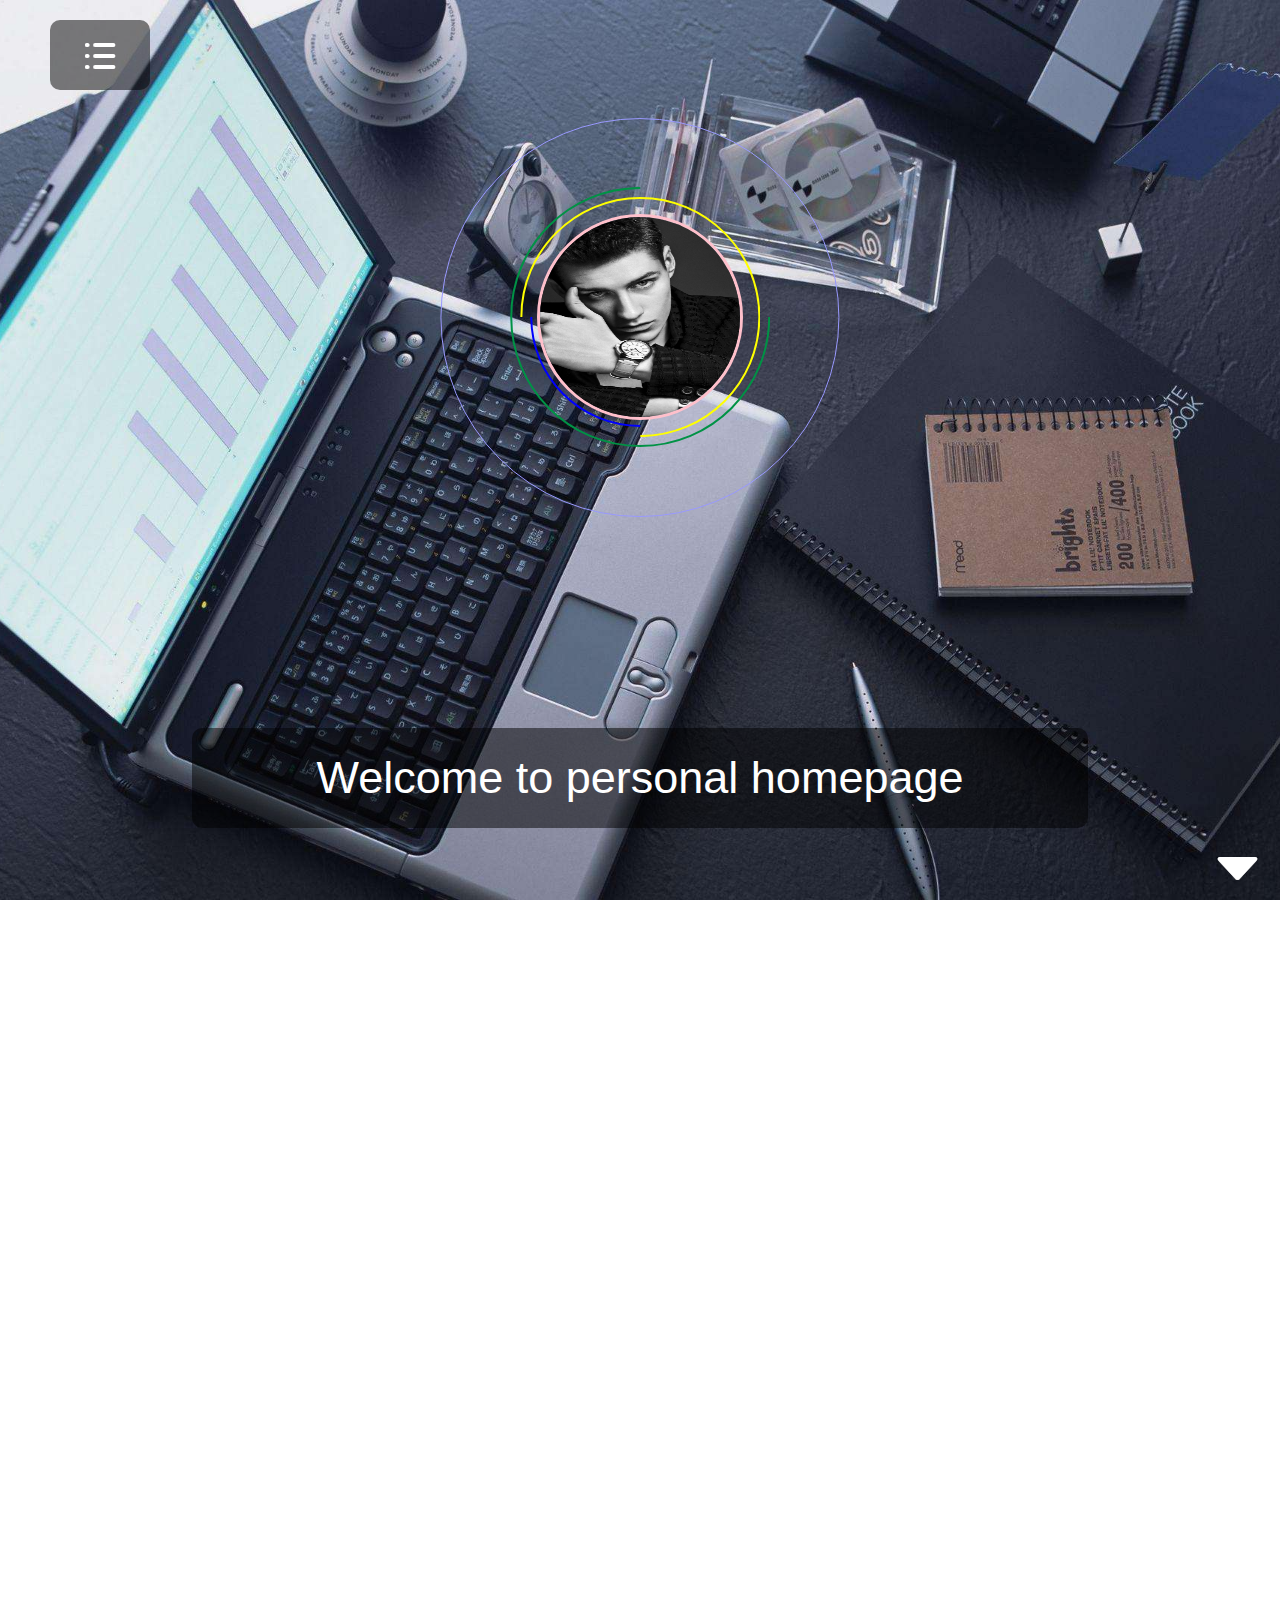
<file: index.html>
<!DOCTYPE html>
<html lang="en">
<head>
    <meta charset="UTF-8">
    <title>Title</title>
    <link rel="stylesheet" href="css/main.css">
    <link rel="stylesheet" href="css/base.css">
    <link rel="stylesheet" href="css/sgh.css">
    <link rel="stylesheet" href="css/jquery.fullPage.css">
    <!--<link rel="stylesheet" href="../css/main.css">-->
</head>
<body>
<div class="caidan iconfont iconfont2">&#xe605;</div>
<ul id="menu">
    <li data-menuanchor="page1" class="active"><a href="#page1">首页</a></li>
    <li data-menuanchor="page2"><a href="#page2">个人信息</a></li>
    <li data-menuanchor="page3"><a href="#page3">个人技能</a></li>
    <li data-menuanchor="page4"><a href="#page4">作品展示</a></li>
    <li data-menuanchor="page5"><a href="#page5">联系方式</a></li>

</ul>
<div id="fullpage">
    <div class="section box1">

                <div class="box01_content">
                    <div class="head_div">
                        <div class="cycle_item">
                            <div class="green_cycle">
                                <img class="green_cycle_img" src="images/icon/green_cycle.svg">
                                <div class="yellow_cycle">
                                    <img class="yellow_cycle_img" src="images/icon/yellow_cycle.svg">
                                    <div class="blue_cycle">
                                        <img class="blue_cycle_img" src="images/icon/blue_cycle.svg">
                                        <div class="head_img_div">
                                            <img class="head_img" src="images/upload/22.jpg">
                                        </div>
                                    </div>
                                </div>
                            </div>
                        </div>
                    </div>

                </div>

        <div class="box1z">
            <div class="wenzi">
                <p>Welcome to personal homepage</p>
                <p>千里之行，始于足下</p>
                <p>我是一名全栈工程师</p>
            </div>
        </div>
        <div class="next iconfont iconfont3">&#xe602;</div>
    </div>
    <div class="section box2">
        <div class="neikuan">
            <div class="head2">
                <h1 class="p1biao">ABOUT ME</h1>
                <h2 class="p2biao">A small introduction about my self</h2>
            </div>
            <div class="myself">
                <!--            <h1>I'am Wang Yuebing</h1> -->
                <p class="aboutme">
                    &nbsp&nbsp&nbsp&nbsp&nbsp&nbsp&nbsp&nbsp我叫连宏，性别男，年龄24岁，山西吕梁人，是一名全栈工程师。前端是一门通过技术改善用户体验的行业，我并不是计算机专业出身，但是对代码比较感兴趣，2017年步入前端的大门，开始了一段漫长而艰辛的前端之旅。 可以熟练的使用html，css以及javascript和jquery开发页面，富有良好的团队精神和合作意识，具有很强的责任心和积极向上的奋斗心，对于励志要从事IT这行业的我来说，我不会被各种困难打到，会一直努力的走下去。
                </p>
                <div class="pic">
                    <ul >
                        <li class="left"><img src="images/upload/22.jpg" alt=""></li>
                        <li class="right"><img src="images/upload/22.jpg" alt=""></li>
                        <li class="top"><img src="images/upload/22.jpg" alt=""></li>
                        <li class="bottom"><img src="images/upload/22.jpg" alt=""></li>
                        <li class="font"><img src="images/upload/22.jpg" alt=""></li>
                        <li class="behind"><img src="images/upload/22.jpg" alt=""></li>
                    </ul>

                </div>
            </div>
            </div>
        </div>
    <div class="section box3">
        <div class="jineng">
            <div class="neikuan">
                <div class="jinengbt">
                    <h1 >My Skill</h1>
                </div>

                <div class="skills clear">
                    <div class="skill1 skill2">
                        <canvas width="200px" height="200px" class="skill"></canvas>
                        <h3 class="html">PS AI</h3>
                    </div>
                    <div class="skill1 skill3">
                        <canvas width="200px" height="200px" class="skillj"></canvas>
                        <h3 class="html">HTML</h3>
                    </div>
                    <div class="skill1 skill4">
                        <canvas width="200px" height="200px" class="skillq"></canvas>
                        <h3 class="html">CSS3</h3>
                    </div>
                    <div class="skill1 skill5">
                        <canvas width="200px" height="200px" class="skillp"></canvas>
                        <h3 class="html">JS</h3>
                    </div>
                    <div class="skill1 skill6">
                        <canvas width="200px" height="200px" class="skillz"></canvas>
                        <h3 class="html">JQUERY</h3>
                    </div>
                    <div class="skill1 skill7">
                        <canvas width="200px" height="200px" class="skillh"></canvas>
                        <h3 class="html">PHP</h3>
                    </div>
                </div>


            </div>
        </div>
    </div>
    <div class="section box4">
        <div class="slide">
            <div class="head2">
                <h1 class="works-title">My works</h1>
            </div>
            <div class="main1140">

                <div class="process-box">
                    <ul class="one">
                        <li>
                            <div class="kuang kuang1">
                            </div>
                            <div class="kuang kuang2">
                            </div>
                        </li>
                        <li style="margin-left: -145px;">
                            <div class="kuang kuang1">
                            </div>
                            <div class="kuang kuang2">
                            </div>
                            <div class="text1">
                                <div class="bg bg1">
                                    <p class="num">1</p>
                                    <p class="title">小米</p>
                                    <!--<p class="eng">Determine the set of system</p>-->
                                </div>
                            </div>
                            <div class="text2">
                                <div class="mengban"></div>
                                <p class="desc"><a href="project/小米/index.html" target="_blank">点击查看</a></p>

                            </div>
                        </li>
                        <li>
                            <div class="kuang kuang1">
                            </div>
                            <div class="kuang kuang2">
                            </div>
                            <div class="text1">
                                <div class="bg bg2">
                                    <p class="num">2</p>
                                    <p class="title">天猫</p>
                                    
                                </div>
                            </div>
                            <div class="text2">
                                <div class="mengban"></div>
                                <p class="desc"><a href="project/天猫官网/index.html" target="_blank">点击查看</a></p>

                            </div>
                        </li>
                        <li>
                            <div class="kuang kuang1">
                            </div>
                            <div class="kuang kuang2">
                            </div>
                            <div class="text1">
                                <div class="bg bg3">
                                    <p class="num">3</p>
                                    <p class="title">移动</p>

                                </div>
                            </div>
                            <div class="text2">
                                <div class="mengban"></div>
                                <p class="desc"><a href="project/中国移动/index.html" target="_blank">点击查看</a></p>

                            </div>
                        </li>
                        <li style="margin-left: -145px;">
                            <div class="kuang kuang1">
                            </div>
                            <div class="kuang kuang2">
                            </div>
                        </li>
                    </ul>
                    <ul class="two">
                        <li>
                            <div class="kuang kuang1">
                            </div>
                            <div class="kuang kuang2">
                            </div>
                            <div class="text1">
                                <div class="bg bg4">
                                    <p class="num">4</p>
                                    <p class="title">企业站</p>
                                    
                                </div>
                            </div>
                            <div class="text2">
                                <div class="mengban"></div>
                                <p class="desc"><a href="project/qiye/index.html" target="_blank">点击查看</a></p>

                            </div>
                        </li>
                        <li>
                            <div class="kuang kuang1">
                            </div>
                            <div class="kuang kuang2">
                            </div>
                            <div class="text1">
                                <div class="bg bg5">
                                    <p class="num">5</p>
                                    <p class="title">打字游戏</p>
                                   
                                </div>
                            </div>
                            <div class="text2">
                                <div class="mengban"></div>
                                <p class="desc"><a href="project/打字游戏/index.html" target="_blank">点击查看</a></p>

                            </div>
                        </li>
                        <li>
                            <div class="kuang kuang1">
                            </div>
                            <div class="kuang kuang2">
                            </div>
                            <div class="text1">
                                <div class="bg bg6">
                                    <p class="num">6</p>
                                    <p class="title">五子棋游戏</p>

                                </div>
                            </div>
                            <div class="text2">
                                <div class="mengban"></div>
                                <p class="desc"><a href="project/五子棋/index.html" target="_blank">点击查看</a></p>

                            </div>
                        </li>
                        <li>
                            <div class="kuang kuang1">
                            </div>
                            <div class="kuang kuang2">
                            </div>
                            <div class="text1">
                                <div class="bg bg7">
                                    <p class="num">7</p>
                                    <p class="title">移动端记事簿</p>

                                </div>
                            </div>
                            <div class="text2">
                                <div class="mengban"></div>
                                <p class="desc"><a href="project/todo/index.html" target="_blank">点击查看</a></p>

                            </div>
                        </li>
                    </ul>
                </div>

            </div>
        </div>
        <div class="slide">
            <div class="head2">
                <h1 class="works-title">Other works</h1>
            </div>
            <div class="main1140">

                <div class="process-box">
                    <ul class="one">
                        <li>
                            <div class="kuang kuang1">
                            </div>
                            <div class="kuang kuang2">
                            </div>
                        </li>
                        <li style="margin-left: -145px;">
                            <div class="kuang kuang1">
                            </div>
                            <div class="kuang kuang2">
                            </div>
                            <div class="text1">
                                <div class="bg bg1">
                                    <p class="num">1</p>
                                    <!--<p class="title">小米</p>-->
                                    <!--<p class="eng">Determine the set of system</p>-->
                                </div>
                            </div>
                            <div class="text2">
                                <div class="mengban"></div>
                                <p class="desc">点击查看</p>
                            </div>
                        </li>
                        <li>
                            <div class="kuang kuang1">
                            </div>
                            <div class="kuang kuang2">
                            </div>
                            <div class="text1">
                                <div class="bg bg2">
                                    <p class="num">2</p>
                                    <!--<p class="title">天猫</p>-->

                                </div>
                            </div>
                            <div class="text2">
                                <div class="mengban"></div>
                                <p class="desc">点击查看</p>
                            </div>
                        </li>
                        <li>
                            <div class="kuang kuang1">
                            </div>
                            <div class="kuang kuang2">
                            </div>
                            <div class="text1">
                                <div class="bg bg3">
                                    <p class="num">3</p>
                                    <!--<p class="title">移动</p>-->

                                </div>
                            </div>
                            <div class="text2">
                                <div class="mengban"></div>
                                <p class="desc">点击查看</p>
                            </div>
                        </li>
                        <li style="margin-left: -145px;">
                            <div class="kuang kuang1">
                            </div>
                            <div class="kuang kuang2">
                            </div>
                        </li>
                    </ul>
                    <ul class="two">
                        <li>
                            <div class="kuang kuang1">
                            </div>
                            <div class="kuang kuang2">
                            </div>
                            <div class="text1">
                                <div class="bg bg4">
                                    <p class="num">4</p>
                                    <!--<p class="title">企业站</p>-->

                                </div>
                            </div>
                            <div class="text2">
                                <div class="mengban"></div>
                                <p class="desc">点击查看</p>
                            </div>
                        </li>
                        <li>
                            <div class="kuang kuang1">
                            </div>
                            <div class="kuang kuang2">
                            </div>
                            <div class="text1">
                                <div class="bg bg5">
                                    <p class="num">5</p>
                                    <!--<p class="title">打字游戏</p>-->

                                </div>
                            </div>
                            <div class="text2">
                                <div class="mengban"></div>
                                <p class="desc">点击查看</p>
                            </div>
                        </li>
                        <li>
                            <div class="kuang kuang1">
                            </div>
                            <div class="kuang kuang2">
                            </div>
                            <div class="text1">
                                <div class="bg bg6">
                                    <p class="num">6</p>
                                    <!--<p class="title">五子棋游戏</p>-->

                                </div>
                            </div>
                            <div class="text2">
                                <div class="mengban"></div>
                                <p class="desc">点击查看</p>
                            </div>
                        </li>
                        <li>
                            <div class="kuang kuang1">
                            </div>
                            <div class="kuang kuang2">
                            </div>
                            <div class="text1">
                                <div class="bg bg7">
                                    <p class="num">7</p>
                                    <!--<p class="title">移动端记事簿</p>-->

                                </div>
                            </div>
                            <div class="text2">
                                <div class="mengban"></div>
                                <p class="desc">点击查看</p>
                            </div>
                        </li>
                    </ul>
                </div>

            </div>
        </div>
        <div class="slide">
            <div class="head2">
                <h1 class="works-title">Other works</h1>
            </div>
            <div class="main1140">

                <div class="process-box">
                    <ul class="one">
                        <li>
                            <div class="kuang kuang1">
                            </div>
                            <div class="kuang kuang2">
                            </div>
                        </li>
                        <li style="margin-left: -145px;">
                            <div class="kuang kuang1">
                            </div>
                            <div class="kuang kuang2">
                            </div>
                            <div class="text1">
                                <div class="bg bg1">
                                    <p class="num">1</p>
                                    <!--<p class="title">小米</p>-->
                                    <!--<p class="eng">Determine the set of system</p>-->
                                </div>
                            </div>
                            <div class="text2">
                                <div class="mengban"></div>
                                <p class="desc">点击查看</p>
                            </div>
                        </li>
                        <li>
                            <div class="kuang kuang1">
                            </div>
                            <div class="kuang kuang2">
                            </div>
                            <div class="text1">
                                <div class="bg bg2">
                                    <p class="num">2</p>
                                    <!--<p class="title">天猫</p>-->

                                </div>
                            </div>
                            <div class="text2">
                                <div class="mengban"></div>
                                <p class="desc">点击查看</p>
                            </div>
                        </li>
                        <li>
                            <div class="kuang kuang1">
                            </div>
                            <div class="kuang kuang2">
                            </div>
                            <div class="text1">
                                <div class="bg bg3">
                                    <p class="num">3</p>
                                    <!--<p class="title">移动</p>-->

                                </div>
                            </div>
                            <div class="text2">
                                <div class="mengban"></div>
                                <p class="desc">点击查看</p>
                            </div>
                        </li>
                        <li style="margin-left: -145px;">
                            <div class="kuang kuang1">
                            </div>
                            <div class="kuang kuang2">
                            </div>
                        </li>
                    </ul>
                    <ul class="two">
                        <li>
                            <div class="kuang kuang1">
                            </div>
                            <div class="kuang kuang2">
                            </div>
                            <div class="text1">
                                <div class="bg bg4">
                                    <p class="num">4</p>
                                    <!--<p class="title">企业站</p>-->

                                </div>
                            </div>
                            <div class="text2">
                                <div class="mengban"></div>
                                <p class="desc">点击查看</p>
                            </div>
                        </li>
                        <li>
                            <div class="kuang kuang1">
                            </div>
                            <div class="kuang kuang2">
                            </div>
                            <div class="text1">
                                <div class="bg bg5">
                                    <p class="num">5</p>
                                    <!--<p class="title">打字游戏</p>-->

                                </div>
                            </div>
                            <div class="text2">
                                <div class="mengban"></div>
                                <p class="desc">点击查看</p>
                            </div>
                        </li>
                        <li>
                            <div class="kuang kuang1">
                            </div>
                            <div class="kuang kuang2">
                            </div>
                            <div class="text1">
                                <div class="bg bg6">
                                    <p class="num">6</p>
                                    <!--<p class="title">五子棋游戏</p>-->

                                </div>
                            </div>
                            <div class="text2">
                                <div class="mengban"></div>
                                <p class="desc">点击查看</p>
                            </div>
                        </li>
                        <li>
                            <div class="kuang kuang1">
                            </div>
                            <div class="kuang kuang2">
                            </div>
                            <div class="text1">
                                <div class="bg bg7">
                                    <p class="num">7</p>
                                    <!--<p class="title">移动端记事簿</p>-->

                                </div>
                            </div>
                            <div class="text2">
                                <div class="mengban"></div>
                                <p class="desc">点击查看</p>
                            </div>
                        </li>
                    </ul>
                </div>

            </div>
        </div>
    </div>

    <div class="section box5">
        <div class="neikuan">
            <div class="sale-main clear">
                <div class="col-lg-6 sale-left box5-zuo">
                    <h3>时间就是金钱</h3>
                    <p>人们常觉得准备的阶段是在浪费时间，只有当真正的机会来临，而自己没有能力把握的时候，才能觉悟到自己平时没有准备才是浪费了时间。</p>
                    <div class="sale-btn">
                        <a href="#" class="hvr-sweep-to-right">View Time!</a>
                    </div>
                    <div class="count">
                        <div id="counter"> </div>
                    </div>
                </div>
                <div class="col-lg-6 sale-right box5-you">
                    <div class="sale-one">
                        <p>If you acknowledge me please leave your message and I will contact you</p>
                        <div class="sale-bottom clear">
                            <div class="col-lg-6 sale-bottom-left">
                                <input type="text" value="Tle" onFocus="this.value = '';" onBlur="if (this.value == '') {this.value = 'Tle';}"/>
                                <input type="text" value="Add" onFocus="this.value = '';" onBlur="if (this.value == '') {this.value = 'Add';}"/>
                                <input type="text" value="Email" onFocus="this.value = '';" onBlur="if (this.value == '') {this.value = 'Email';}"/>
                            </div>
                            <div class="col-lg-6 sale-bottom-right">
                                <textarea value="Your Message" onFocus="this.value = '';" onBlur="if (this.value == '') {this.value = 'Your Message';}">Your Message</textarea>
                            </div>
                        </div>
                    </div>
                </div>
            </div>
        </div>
        <div class="biaopan"></div>
    </div>
</div>
</body>
<script src="js/jquery.js"></script>
<script src="js/jquery.transit.js"></script>
<script src="js/jquery.fullPage.js"></script>
<script src="js/jquery.easing.min.js"></script>
<script>
    $(function(){
        $('#fullpage').fullpage({
            'verticalCentered': false,
            'css3': true,
//            'sectionsColor': ['#254875', '#00FF00', '#254587', '#D9DBDA', '#143EEA'],
            anchors: ['page1', 'page2', 'page3', 'page4', 'page5'],
            slidesNavigation:true,
            loopHorizontal:false,
//            continuousVertical:true,
            fixedElements:".next",
            menu:"#menu",
            afterLoad:function (anchorLink,index) {
                if(index==2){
                $(".p1biao").transition({left:600},1000);
                $(".p2biao").transition({left:480},2000);
                $(".aboutme").css("animation","bounceIn 2s");
                $(".pic").css("animation","bounceIn 3s");
                }
                if(index==5){
                    $(".next").css("transform","rotate(-180deg)").addClass("active");
                    $(".box5-zuo").transition({left:0},2000,"easeOutCirc");
                    $(".box5-you").transition({right:0},2000,"easeOutCirc");
                    $(".sale-btn").click(function () {
                        $(this).hide();
                        $(".biaopan").show();
                    })

                }else{
                    $(".next").css("transform","rotate(0deg)").removeClass("active")
                }
                if(index==3){
                    $(".jinengbt h1").transition({fadeIn:2000});
                    $(".skill2").transition({marginTop:0},1000);
                    $(".skill3").transition({marginTop:0},1000);
                    $(".skill4").transition({marginTop:0},1000);
                    $(".skill5").transition({marginTop:0},2000);
                    $(".skill6").transition({marginTop:0},2000);
                    $(".skill7").transition({marginTop:0},2000);
                    {
                        let canvas=$(".skill")[0];
                        let cobj=canvas.getContext("2d");
                        cobj.translate(100,100);
                        cobj.lineWidth=8;
                        cobj.strokeStyle="red";
                        cobj.beginPath();
                        // cobj.arc(0,0,100,-Math.PI/2,1.3*Math.PI);
                        // cobj.stroke();
                        cobj.font="24px 微软雅黑";
                        cobj.textAlign="center";
                        cobj.textBaseline="middle";
                        cobj.fillStyle="#fff";
                        cobj.fillText("80%",0,0);
                        function atr(deg){
                            return Math.PI*deg/180;
                        }
                        let angle=0;
                        let maxangle=70*0.01*360;
                        let f;
                        function progress(){
                            angle+=5;
                            cobj.clearRect(-250,-250,500,500);
                            cobj.beginPath();
                            cobj.arc(0,0,80,-atr(90),atr(angle-90));
                            cobj.stroke();
                            cobj.fillText(Math.floor(angle/360*100)+"%",0,0);
                            if(angle>maxangle){
                                cancelAnimationFrame(f);
                            }else{
                                f=requestAnimationFrame(progress);
                            }
                        }
                        progress();
                    }
                    {
                        let canvas=$(".skillj")[0];
                        let cobj=canvas.getContext("2d");
                        cobj.translate(100,100);
                        cobj.lineWidth=8;
                        cobj.strokeStyle="green";
                        cobj.beginPath();
                        // cobj.arc(0,0,100,-Math.PI/2,1.3*Math.PI);
                        // cobj.stroke();
                        cobj.font="24px 微软雅黑";
                        cobj.textAlign="center";
                        cobj.textBaseline="middle";
                        cobj.fillStyle="#fff";
                        cobj.fillText("90%",0,0);
                        function atr(deg){
                            return Math.PI*deg/180;
                        }
                        let angle=0;
                        let maxangle=90*0.01*360;
                        let f;
                        function progress(){
                            angle+=5;
                            cobj.clearRect(-250,-250,500,500);
                            cobj.beginPath();
                            cobj.arc(0,0,80,-atr(90),atr(angle-90));
                            cobj.stroke();
                            cobj.fillText(Math.floor(angle/360*100)+"%",0,0);
                            if(angle>maxangle){
                                cancelAnimationFrame(f);
                            }else{
                                f=requestAnimationFrame(progress);
                            }
                        }
                        progress();
                    }
                    {
                        let canvas=$(".skillq")[0];
                        let cobj=canvas.getContext("2d");
                        cobj.translate(100,100);
                        cobj.lineWidth=8;
                        cobj.strokeStyle="blue";
                        cobj.beginPath();
                        // cobj.arc(0,0,100,-Math.PI/2,1.3*Math.PI);
                        // cobj.stroke();
                        cobj.font="24px 微软雅黑";
                        cobj.textAlign="center";
                        cobj.textBaseline="middle";
                        cobj.fillStyle="#fff";
                        cobj.fillText("87%",0,0);
                        function atr(deg){
                            return Math.PI*deg/180;
                        }
                        let angle=0;
                        let maxangle=87*0.01*360;
                        let f;
                        function progress(){
                            angle+=5;
                            cobj.clearRect(-250,-250,500,500);
                            cobj.beginPath();
                            cobj.arc(0,0,80,-atr(90),atr(angle-90));
                            cobj.stroke();
                            cobj.fillText(Math.floor(angle/360*100)+"%",0,0);
                            if(angle>maxangle){
                                cancelAnimationFrame(f);
                            }else{
                                f=requestAnimationFrame(progress);
                            }
                        }
                        progress();
                    }
                    {
                        let canvas=$(".skillp")[0];
                        let cobj=canvas.getContext("2d");
                        cobj.translate(100,100);
                        cobj.lineWidth=8;
                        cobj.strokeStyle="pink";
                        cobj.beginPath();
                        // cobj.arc(0,0,100,-Math.PI/2,1.3*Math.PI);
                        // cobj.stroke();
                        cobj.font="24px 微软雅黑";
                        cobj.textAlign="center";
                        cobj.textBaseline="middle";
                        cobj.fillStyle="#fff";
                        cobj.fillText("70%",0,0);
                        function atr(deg){
                            return Math.PI*deg/180;
                        }
                        let angle=0;
                        let maxangle=80*0.01*360;
                        let f;
                        function progress(){
                            angle+=3;
                            cobj.clearRect(-250,-250,500,500);
                            cobj.beginPath();
                            cobj.arc(0,0,80,-atr(90),atr(angle-90));
                            cobj.stroke();
                            cobj.fillText(Math.floor(angle/360*100)+"%",0,0);
                            if(angle>maxangle){
                                cancelAnimationFrame(f);
                            }else{
                                f=requestAnimationFrame(progress);
                            }
                        }
                        progress();
                    }
                    {
                        let canvas=$(".skillz")[0];
                        let cobj=canvas.getContext("2d");
                        cobj.translate(100,100);
                        cobj.lineWidth=8;
                        cobj.strokeStyle="gold";
                        cobj.beginPath();
                        // cobj.arc(0,0,100,-Math.PI/2,1.3*Math.PI);
                        // cobj.stroke();
                        cobj.font="24px 微软雅黑";
                        cobj.textAlign="center";
                        cobj.textBaseline="middle";
                        cobj.fillStyle="#fff";
                        cobj.fillText("60%",0,0);
                        function atr(deg){
                            return Math.PI*deg/180;
                        }
                        let angle=0;
                        let maxangle=80*0.01*360;
                        let f;
                        function progress(){
                            angle+=3;
                            cobj.clearRect(-250,-250,500,500);
                            cobj.beginPath();
                            cobj.arc(0,0,80,-atr(90),atr(angle-90));
                            cobj.stroke();
                            cobj.fillText(Math.floor(angle/360*100)+"%",0,0);
                            if(angle>maxangle){
                                cancelAnimationFrame(f);
                            }else{
                                f=requestAnimationFrame(progress);
                            }
                        }
                        progress();
                    }
                    {
                        let canvas=$(".skillh")[0];
                        let cobj=canvas.getContext("2d");
                        cobj.translate(100,100);
                        cobj.lineWidth=8;
                        cobj.strokeStyle="#9475AD";
                        cobj.beginPath();
                        // cobj.arc(0,0,100,-Math.PI/2,1.3*Math.PI);
                        // cobj.stroke();
                        cobj.font="24px 微软雅黑";
                        cobj.textAlign="center";
                        cobj.textBaseline="middle";
                        cobj.fillStyle="#fff";
                        cobj.fillText("75%",0,0);
                        function atr(deg){
                            return Math.PI*deg/180;
                        }
                        let angle=0;
                        let maxangle=75*0.01*360;
                        let f;
                        function progress(){
                            angle+=3;
                            cobj.clearRect(-250,-250,500,500);
                            cobj.beginPath();
                            cobj.arc(0,0,80,-atr(90),atr(angle-90));
                            cobj.stroke();
                            cobj.fillText(Math.floor(angle/360*100)+"%",0,0);
                            if(angle>maxangle){
                                cancelAnimationFrame(f);
                            }else{
                                f=requestAnimationFrame(progress);
                            }
                        }
                        progress();
                    }

                }
                if(index==4){
                    $(".works-title").transition({marginTop:0},1000);
//                    $(".process-box").transition({marginTop:0},1000);
                    $(".one li").css("transform","rotate(0deg)").removeClass("active")
                }
            },

            onLeave:function (index) {
                if(index==2){
                $(".p1biao").animate({left:-600});
                $(".p2biao").animate({left:-600});
                $(".aboutme").css("animation","bounceOut 2s");
                $(".pic").css("animation","bounceOut 3s");

                }
                if(index==3){
                    $(".jinengbt h1").transition({fadeOut:2000});
                    $(".skill2").transition({marginTop:-500});
                    $(".skill3").transition({marginTop:-500});
                    $(".skill4").transition({marginTop:-500});
                    $(".skill5").transition({marginTop:700});
                    $(".skill6").transition({marginTop:700});
                    $(".skill7").transition({marginTop:700});
                    {
                        let canvas=$(".skill")[0];
                        let cobj=canvas.getContext("2d");
                        cobj.translate(-100,-100);
                    }
                    {
                        let canvas=$(".skillj")[0];
                        let cobj=canvas.getContext("2d");
                        cobj.translate(-100,-100);
                    }
                    {
                        let canvas=$(".skillq")[0];
                        let cobj=canvas.getContext("2d");
                        cobj.translate(-100,-100);
                    }
                    {
                        let canvas=$(".skillp")[0];
                        let cobj=canvas.getContext("2d");
                        cobj.translate(-100,-100);
                    }
                    {
                        let canvas=$(".skillz")[0];
                        let cobj=canvas.getContext("2d");
                        cobj.translate(-100,-100);
                    }
                    {
                        let canvas=$(".skillh")[0];
                        let cobj=canvas.getContext("2d");
                        cobj.translate(-100,-100);
                    }
                }
                if(index==4){
                    $(".works-title").transition({marginTop:-500});
//                    $(".process-box").transition({marginTop:900});
                    $(".one li").css("transform","rotate(360deg)").addClass("active")
                }
                if(index==5){
                        $(".sale-btn").show();
                        $(".biaopan").hide();
                        $(".box5-zuo").animate({left:-70+"%"});
                        $(".box5-you").animate({right:-70+"%"});
                }
            },
        });
        
        $(".next").click(function () {
            if($(this).hasClass("active")){
                $.fn.fullpage.moveTo(1);
            }else{
                $.fn.fullpage.moveSectionDown();
            }

        })


            setInterval(function () {
                $(".wenzi").animate({top:-200},1000,function () {
                    $(".wenzi").find("p").eq(0).appendTo(".wenzi");
                    $(".wenzi").css("top",0)
                })
            },3000);

        $(".caidan").click(function () {
            $("#menu").slideToggle(500)
        });



//表盘函数
        function createPlate() {
            var div=document.querySelector(".biaopan");
            for(let i=0;i<60;i++){
                let kd=document.createElement("div");
                kd.style.cssText="width:4px;height:5px;background:#999;position:absolute;left:98px;transform-origin:2px 100px;";
                let angle=i*6;
                if(i%5==0){
                    kd.style.height="10px";
                    kd.style.background="#000";
                }
                kd.style.transform=`rotate(${angle}deg)`;
                div.appendChild(kd);
            };
            var circle=document.createElement("div");
            circle.style.cssText="width:13px;height:13px;border-radius:50%;background:#000;left:92px;top:92px;position:absolute;z-index:1;";
            div.appendChild(circle);

            //创建时针
            var hour=document.createElement("div");
            hour.style.cssText="width:60px;height:5px;background:#000;position:absolute;left:100px;top:96px;transform-origin:left center;";
            div.appendChild(hour);

            //创建分针
            var minute=document.createElement("div");
            minute.style.cssText="width:80px;height:3px;background:#000;position:absolute;left:100px;top:97px;transform-origin:left center;";
            div.appendChild(minute);

            //创建秒针
            var second=document.createElement("div");
            second.style.cssText="width:120px;height:1px;background:#000;position:absolute;left:70px;top:98px;transform-origin:30px center;";
            div.appendChild(second);
            //设置时间
            function setTime() {
                var date=new Date();
                var hours=date.getHours();
                var minutes=date.getMinutes();
                var seconds=date.getSeconds();
                hour.style.transform=`rotate(${hours/12*360-90+minutes/60*30}deg)`;
                minute.style.transform=`rotate(${minutes/60*360-90+seconds/60*6}deg)`;
                second.style.transform=`rotate(${seconds/60*360-90}deg)`;
            }
            setTime();
            setInterval(setTime,1000);
        }
        createPlate();


    })



</script>
</html>
</file>
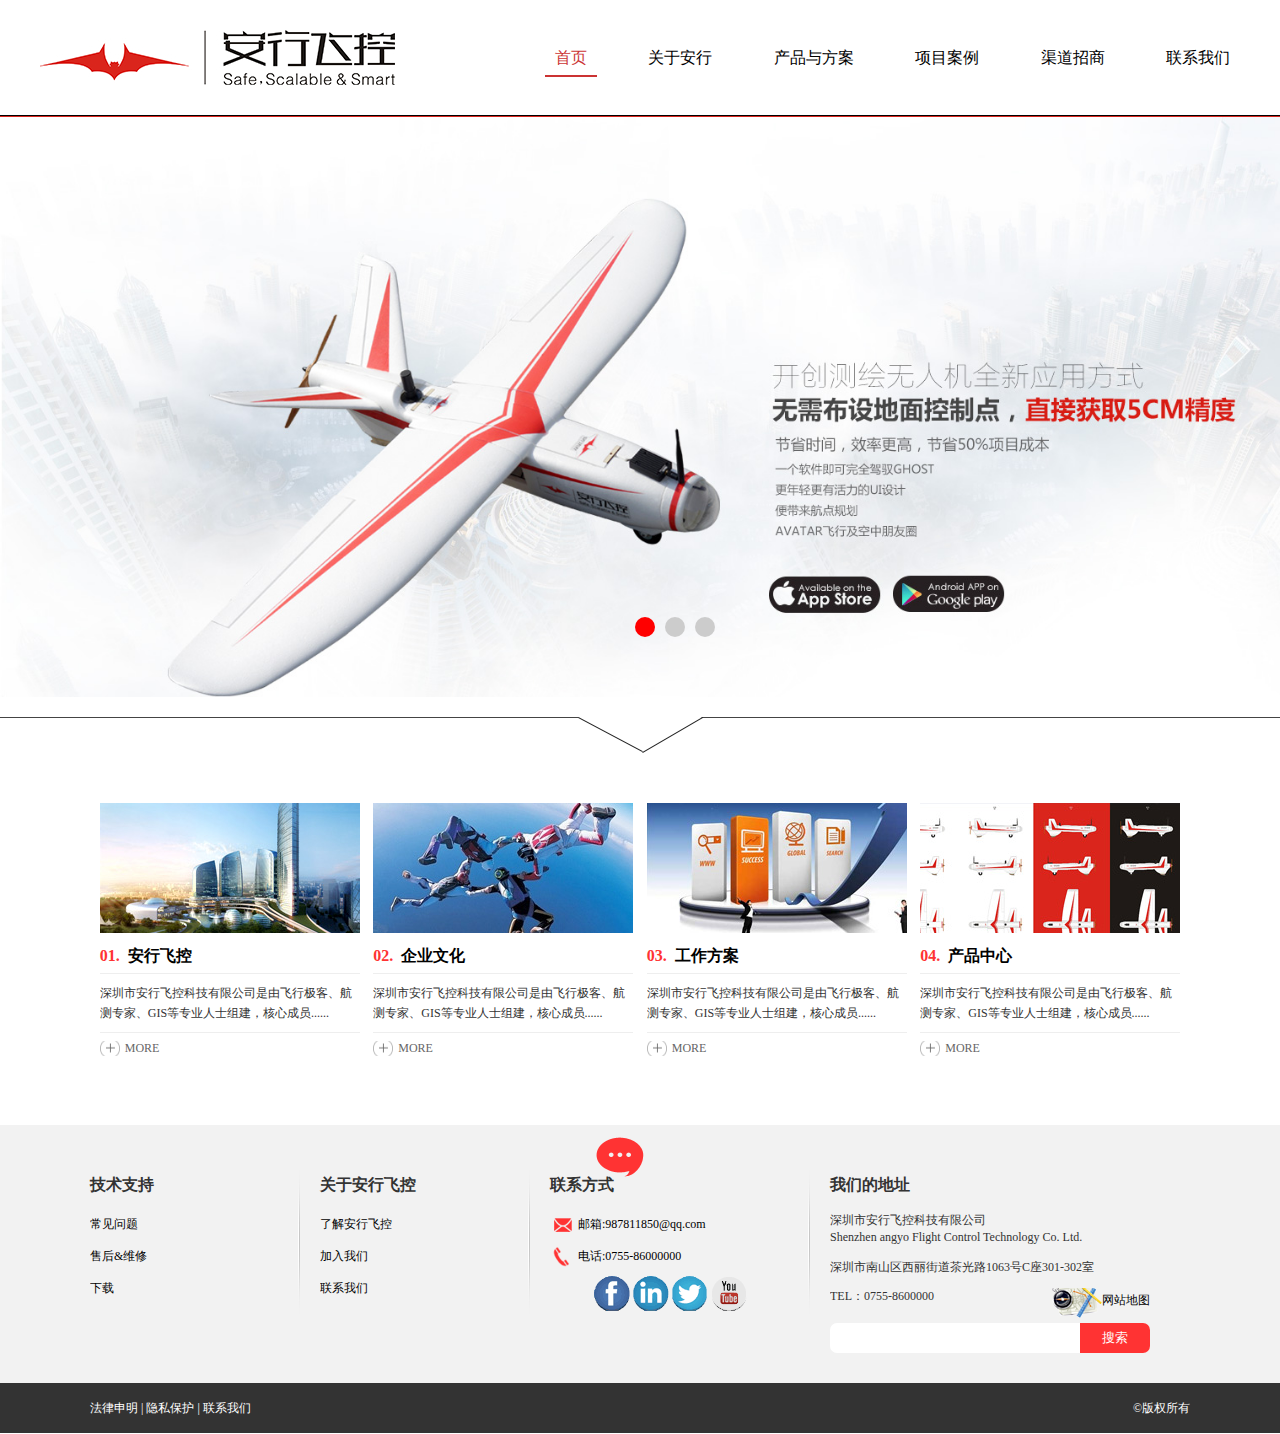
<file: project/qiye/index.html>
<!DOCTYPE html>
<html lang="en">
<head>
	<meta charset="UTF-8">
	<title>安行飞控</title>
	<meta name="viewport" content="width=device-width, initial-scale=1.0, maximum-scale=1.0, user-scalable=0">
	<link rel="stylesheet" href="css/reset.css">
	<link rel="stylesheet" href="css/thems.css">
	
		

</head>

<body>
<!--头部-->
<div class="header">
    <div class="head clearfix">
        <div class="logo"><a href=""><img src="images/logo.jpg" alt="安行飞控"/></a></div>
        <div class="nav_m">
            <div class="n_icon">导航栏</div>
            <ul class="nav clearfix">
                <li class="now"><a href="index.html">首页</a></li>
                <li><a href="about.html">关于安行</a></li>
                <li><a href="product.html">产品与方案</a></li>
                <li><a href="case.html">项目案例</a></li>
                <li><a href="join.html">渠道招商</a></li>
                <li><a href="contact.html">联系我们</a></li>
            </ul>
        </div>
    </div>
</div>
<!--头部-->
<!--幻灯片-->
<div class="banner"> 
    	 <ul class="bannerbox">
             <li><a href=""><img src="images/banner.jpg" alt="" style="width: 1349px;height:auto;"></a></li>
             <li><a href=""><img src="images/banner2.jpg" alt=""></a></li>
             <li><a href=""><img src="images/banner3.jpg" alt=""></a></li>
         </ul>        
        <ul class="pagerwrapper">
            <li class="active"></li>
            <li></li>
            <li></li>
        </ul>
</div>
<!--幻灯片-->
<div class="space_hx">&nbsp;</div>
<div class="i_line"><em>&nbsp;</em></div>
<div class="space_hx">&nbsp;</div>
<ul class="i_ma clearfix">
	<li>
    	<a href="">
        	<img src="images/pic1.jpg" alt="">
        </a>
        <div class="title">
        	<a href=""><em>01.</em>安行飞控</a>
        </div>
        <div class="des">深圳市安行飞控科技有限公司是由飞行极客、航测专家、GIS等专业人士组建，核心成员......</div>
        <div class="more"><a href="">MORE</a></div>
    </li>
    <li>
    	<a href="">
        	<img src="images/pic2.jpg" alt=""/>
        </a>
        <div class="title">
        	<a href=""><em>02.</em>企业文化</a>
        </div>
        <div class="des">深圳市安行飞控科技有限公司是由飞行极客、航测专家、GIS等专业人士组建，核心成员......</div>
        <div class="more"><a href="">MORE</a></div>
    </li>
    <li>
    	<a href="">
        	<img src="images/pic3.jpg" alt=""/>
        </a>
        <div class="title">
        	<a href=""><em>03.</em>工作方案</a>
        </div>
        <div class="des">深圳市安行飞控科技有限公司是由飞行极客、航测专家、GIS等专业人士组建，核心成员......</div>
        <div class="more"><a href="">MORE</a></div>
    </li>
    <li>
    	<a href="">
        	<img src="images/pic4.jpg" alt=""/>
        </a>
        <div class="title">
        	<a href=""><em>04.</em>产品中心</a>
        </div>
        <div class="des">深圳市安行飞控科技有限公司是由飞行极客、航测专家、GIS等专业人士组建，核心成员......</div>
        <div class="more"><a href="">MORE</a></div>
    </li>
</ul>
<div class="space_hx">&nbsp;</div>
<div class="bg_a">
	<ul class="f_nav clearfix">
    	<li>
        	<div class="name"><b>技术支持</b></div>
            <p><a href="">常见问题</a></p>
            <p><a href="">售后&维修</a></p>
            <p><a href="">下载</a></p>
        </li>
        <li>
        	<div class="name"><b>关于安行飞控</b></div>
            <p><a href="">了解安行飞控</a></p>
            <p><a href="">加入我们</a></p>
            <p><a href="">联系我们</a></p>
        </li>
        <li class="f_ct">
        	<div class="name"><b>联系方式<i>&nbsp;</i></b></div>
            <p>
            	<a href="mailto:987811850@qq.com">
                	<img src="images/icon6.png" alt=""/>
                    <span>邮箱:987811850@qq.com</span>
                </a>
            </p>
            <p>
            	<a href="tel:86000000">
                	<img src="images/icon5.png" alt=""/>
                    <span>电话:0755-86000000</span>
                </a>
            </p>
            <p class="share">
            	<a href=""><img src="images/f1.png" alt=""/></a>
                <a href=""><img src="images/f2.png" alt=""/></a>
                <a href=""><img src="images/f3.png" alt=""/></a>
                <a href=""><img src="images/f4.png" alt=""/></a>
            </p>
        </li>
        <li class="dz">
        	<div class="name"><b>我们的地址</b></div>
            <p>深圳市安行飞控科技有限公司<br/>
Shenzhen angyo Flight Control Technology Co. Ltd.</p>
			<p>深圳市南山区西丽街道茶光路1063号C座301-302室</p>
            <p>
            	TEL：0755-8600000
                <a href="" class="map">网站地图</a>
            </p>
            <div class="f_s">
            	<input name="" type="text">
                <input name="" type="submit" value="搜索">
            </div>
        </li>
    </ul>
</div>
<div class="f_bg">
	<div class="bq clearfix">
    	<div class="bq_l">
        	<a href="">法律申明</a> | 
            <a href="">隐私保护</a> | 
            <a href="">联系我们</a>
        </div>
        <div class="bq_r">©版权所有</div>
    </div>
</div>
</body>
<script src="js/index.js"></script>
</html>
</file>
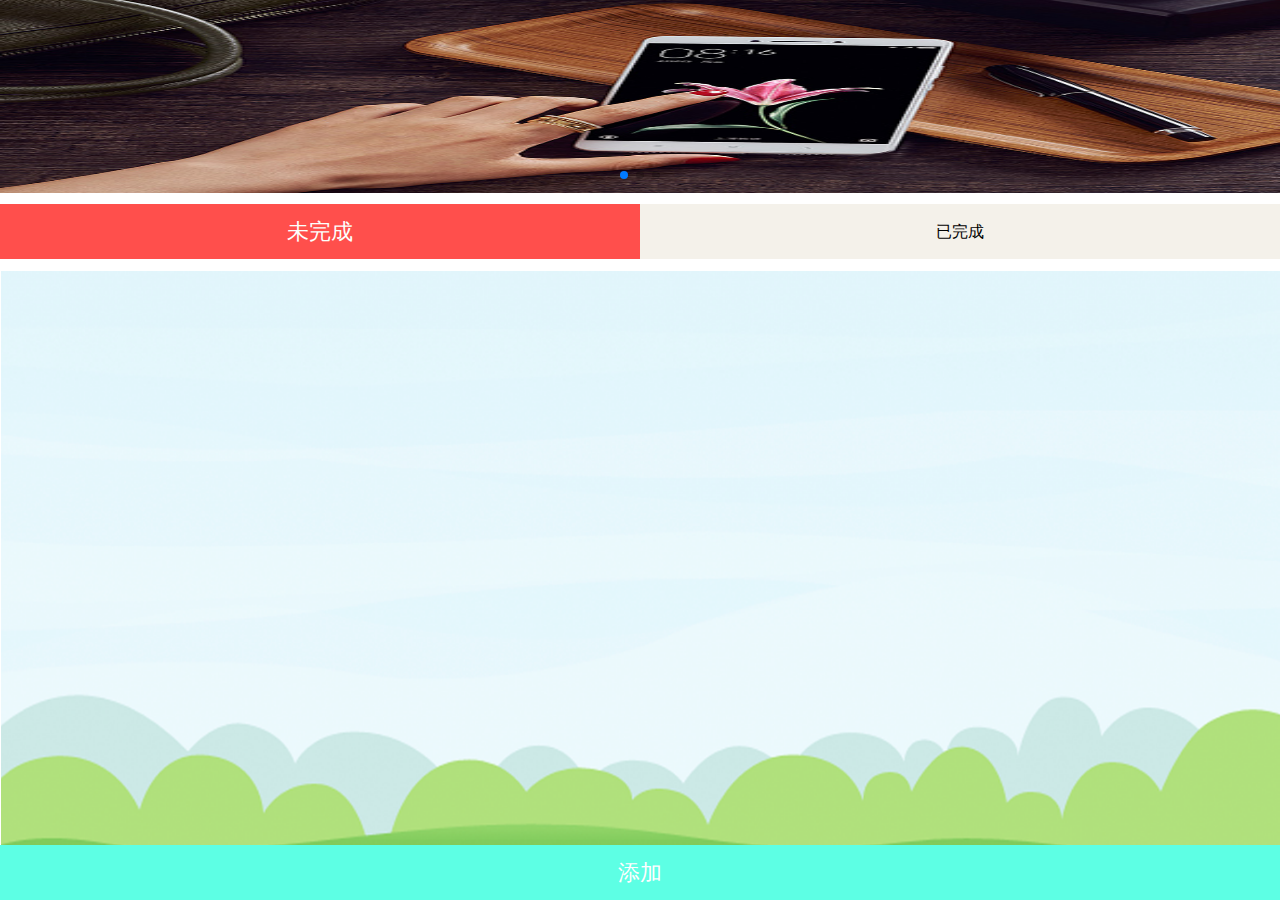
<file: project/todo/index.html>
<!doctype html>
<html lang="en">
<head>
    <meta charset="UTF-8">
    <meta name="viewport"
          content="width=device-width, user-scalable=no, initial-scale=1.0, maximum-scale=1.0, minimum-scale=1.0">
    <title>便签</title>
    <link rel="stylesheet" href="css/swiper.min.css">
    <link rel="stylesheet" href="css/index.css">
    <link rel="stylesheet" href="css/iconfont.css">
</head>
<body>

<div id="main">

    <!--移动端插件 Swiper-->
    <div class="swiper-container">
        <div class="swiper-wrapper">
            <div class="swiper-slide">
                <img src="img/j.jpg" alt="">
            </div>
            <div class="swiper-slide"><img src="img/j1.jpg" alt="">
            </div>
            <div class="swiper-slide">
                <img src="img/j2.jpg" alt="">
            </div>
        </div>
        <div class="swiper-pagination"></div><!--分页器-->
    </div>
    <!--轮播结束-->
    <div class="btn-box">
        <div class="wait active">未完成</div>
        <div class="done">已完成</div>
    </div>
    <div class="content" style="background: url(img/bg.png);background-size: cover;">
        <ul>
            <li>
                <input type="checkbox">
                
            </li>
        </ul>
    </div>
    <div class="inner-box">
        <div id="add">添加</div>
    </div>
</div>
<div class="mask">
    <div class="editarea ">
        <textarea name="" id="text" cols="30" rows="10"></textarea>
        <input type="button" value="提交" id='subimt'>
        <div class="close">X</div>
    </div>
    <div class="showarea">
        <div class="show-inner"></div>
        <div class="showclose">X</div>
    </div>
</div>
<!--现成动画-->
<!--animate.css-->
</body>
<script src="js/jquery.min.js"></script>
<script src="js/swiper.min.js"></script>
<script src="js/iscroll.js"></script>
<script src="js/hammer.js"></script>
<script src="js/index.js"></script>
</html>
</file>
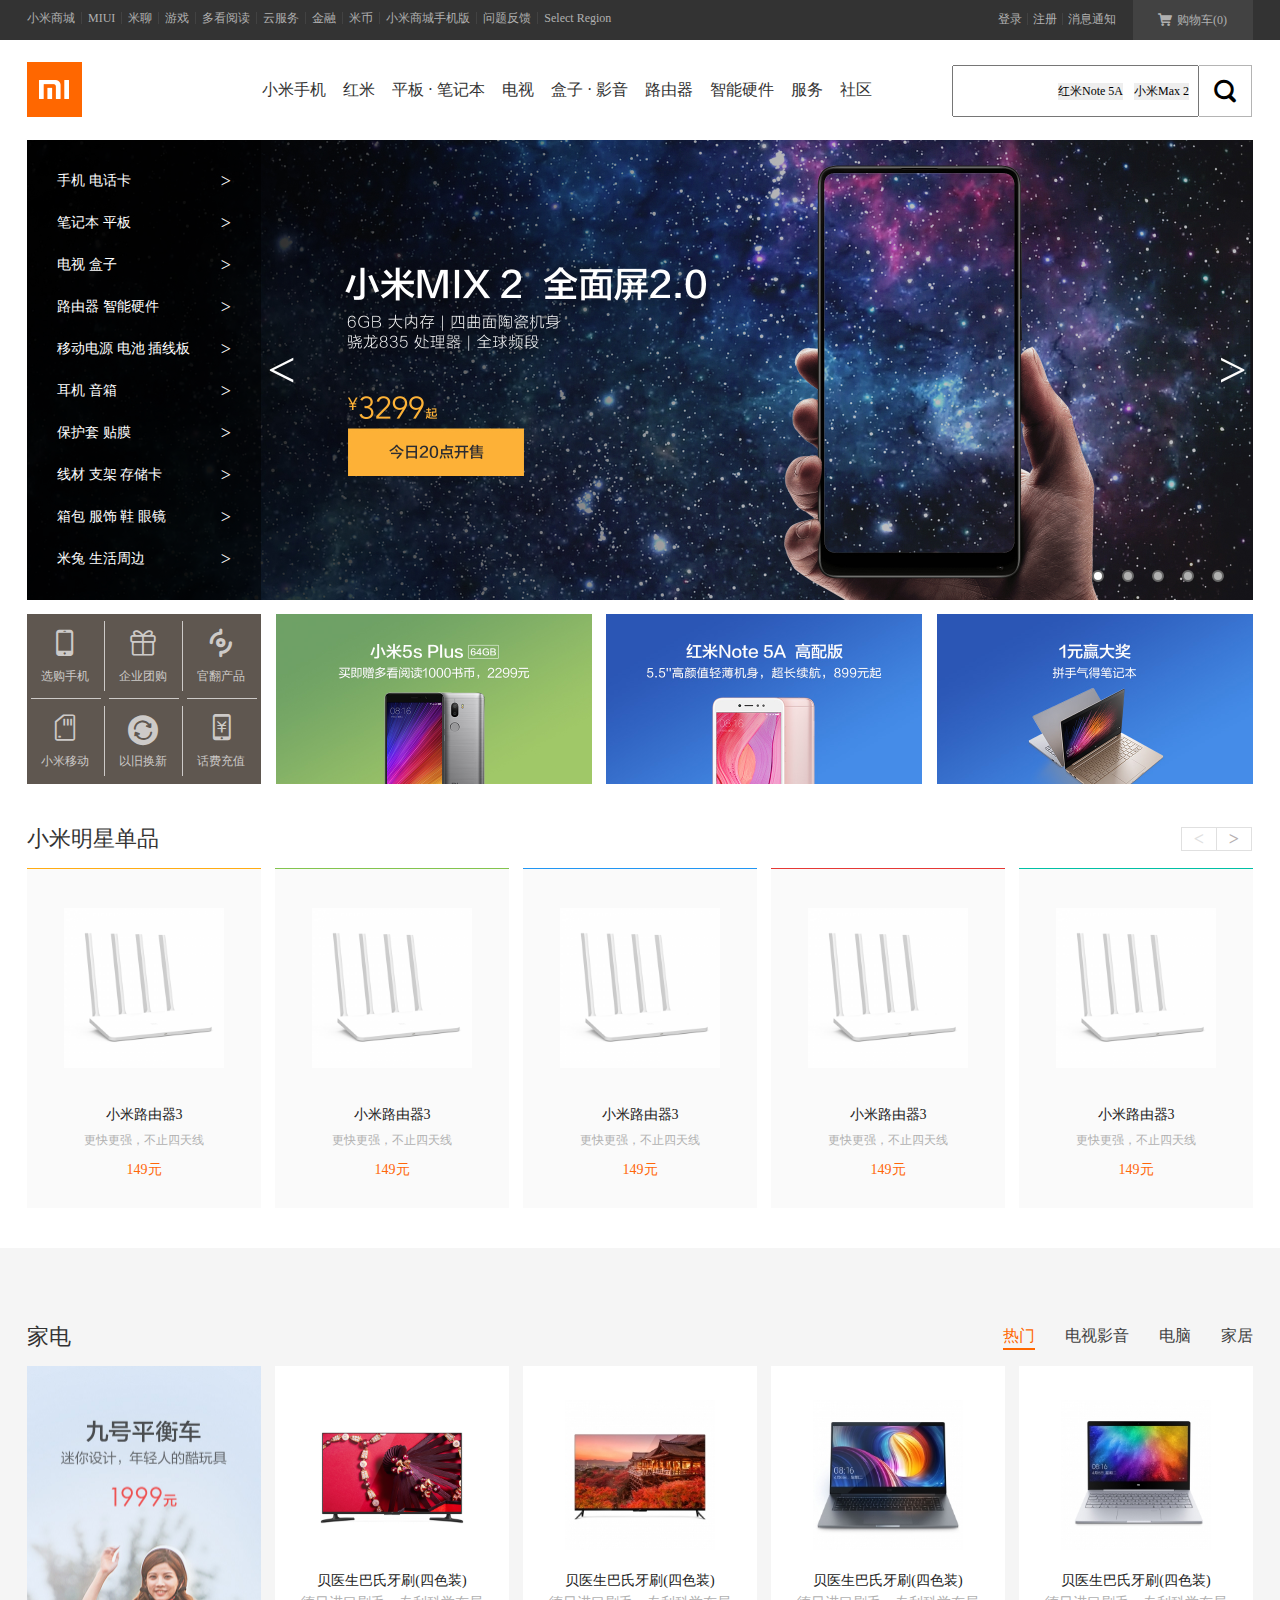
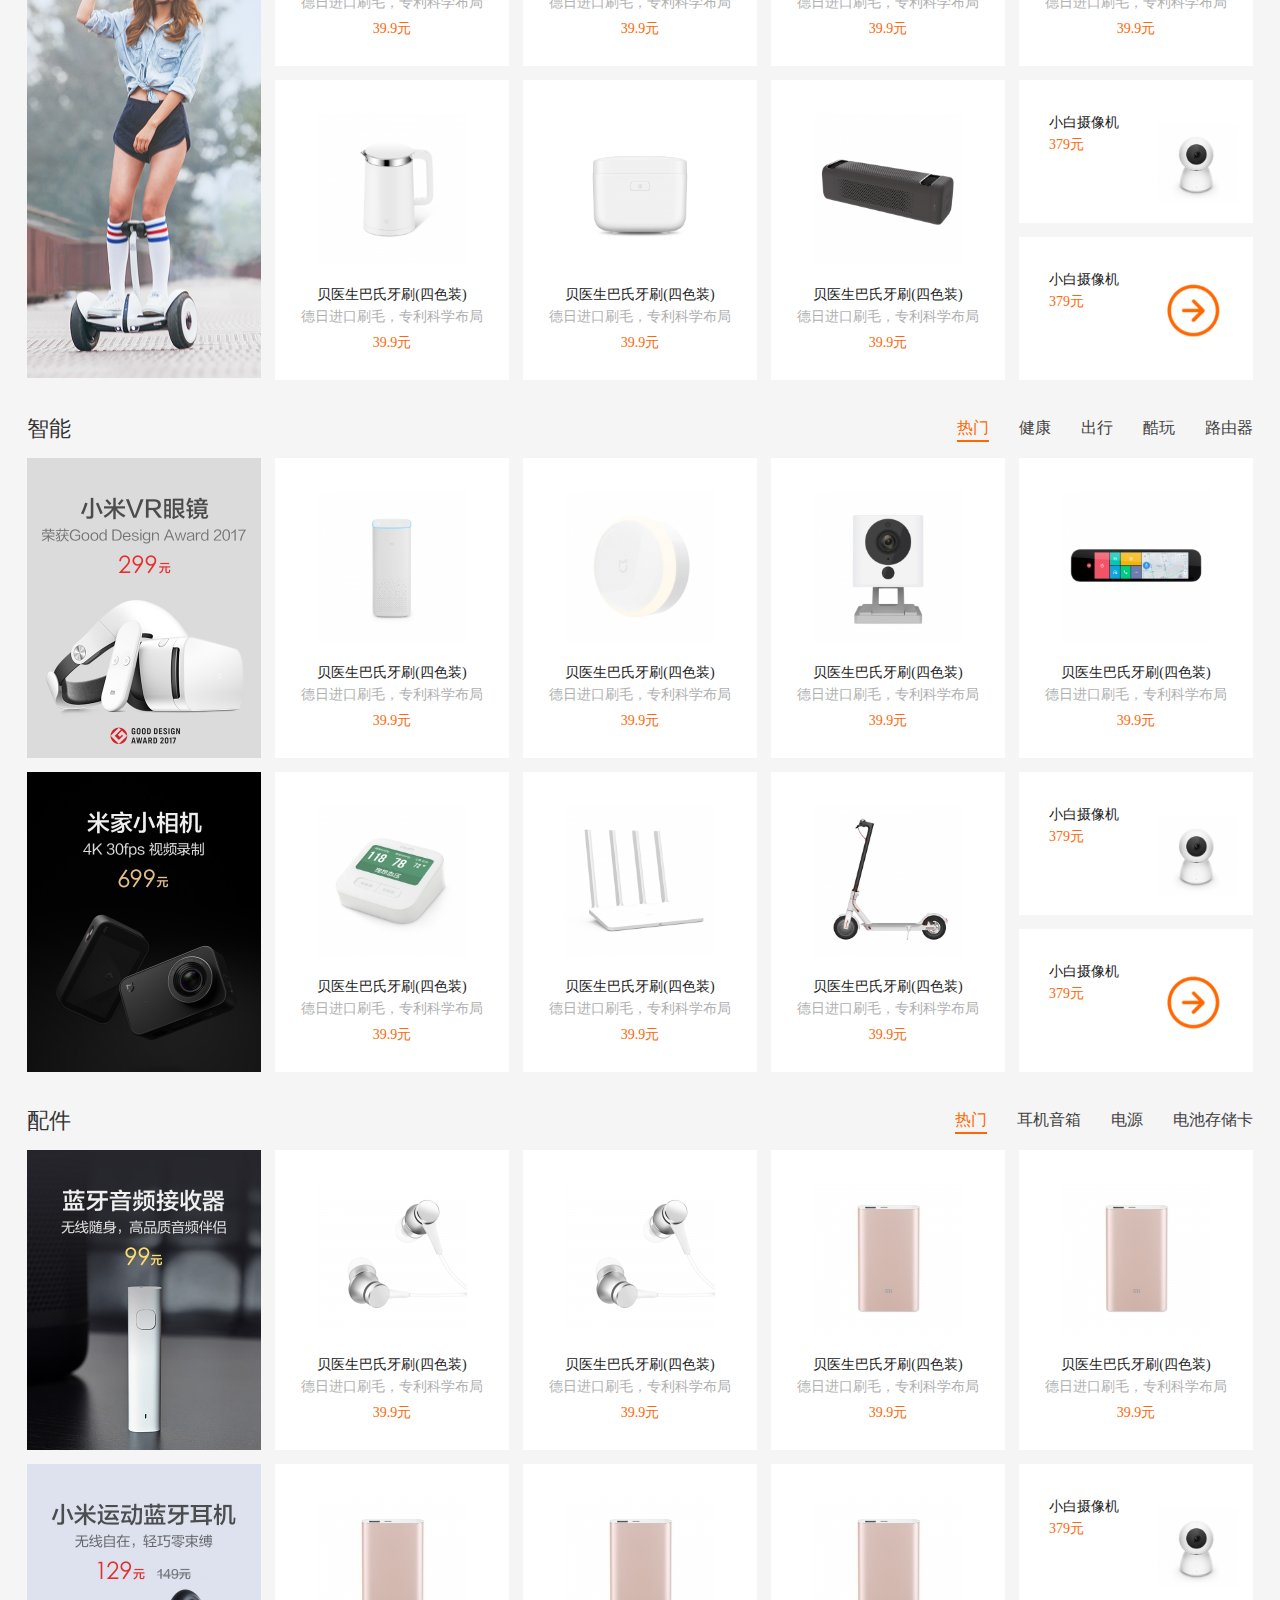
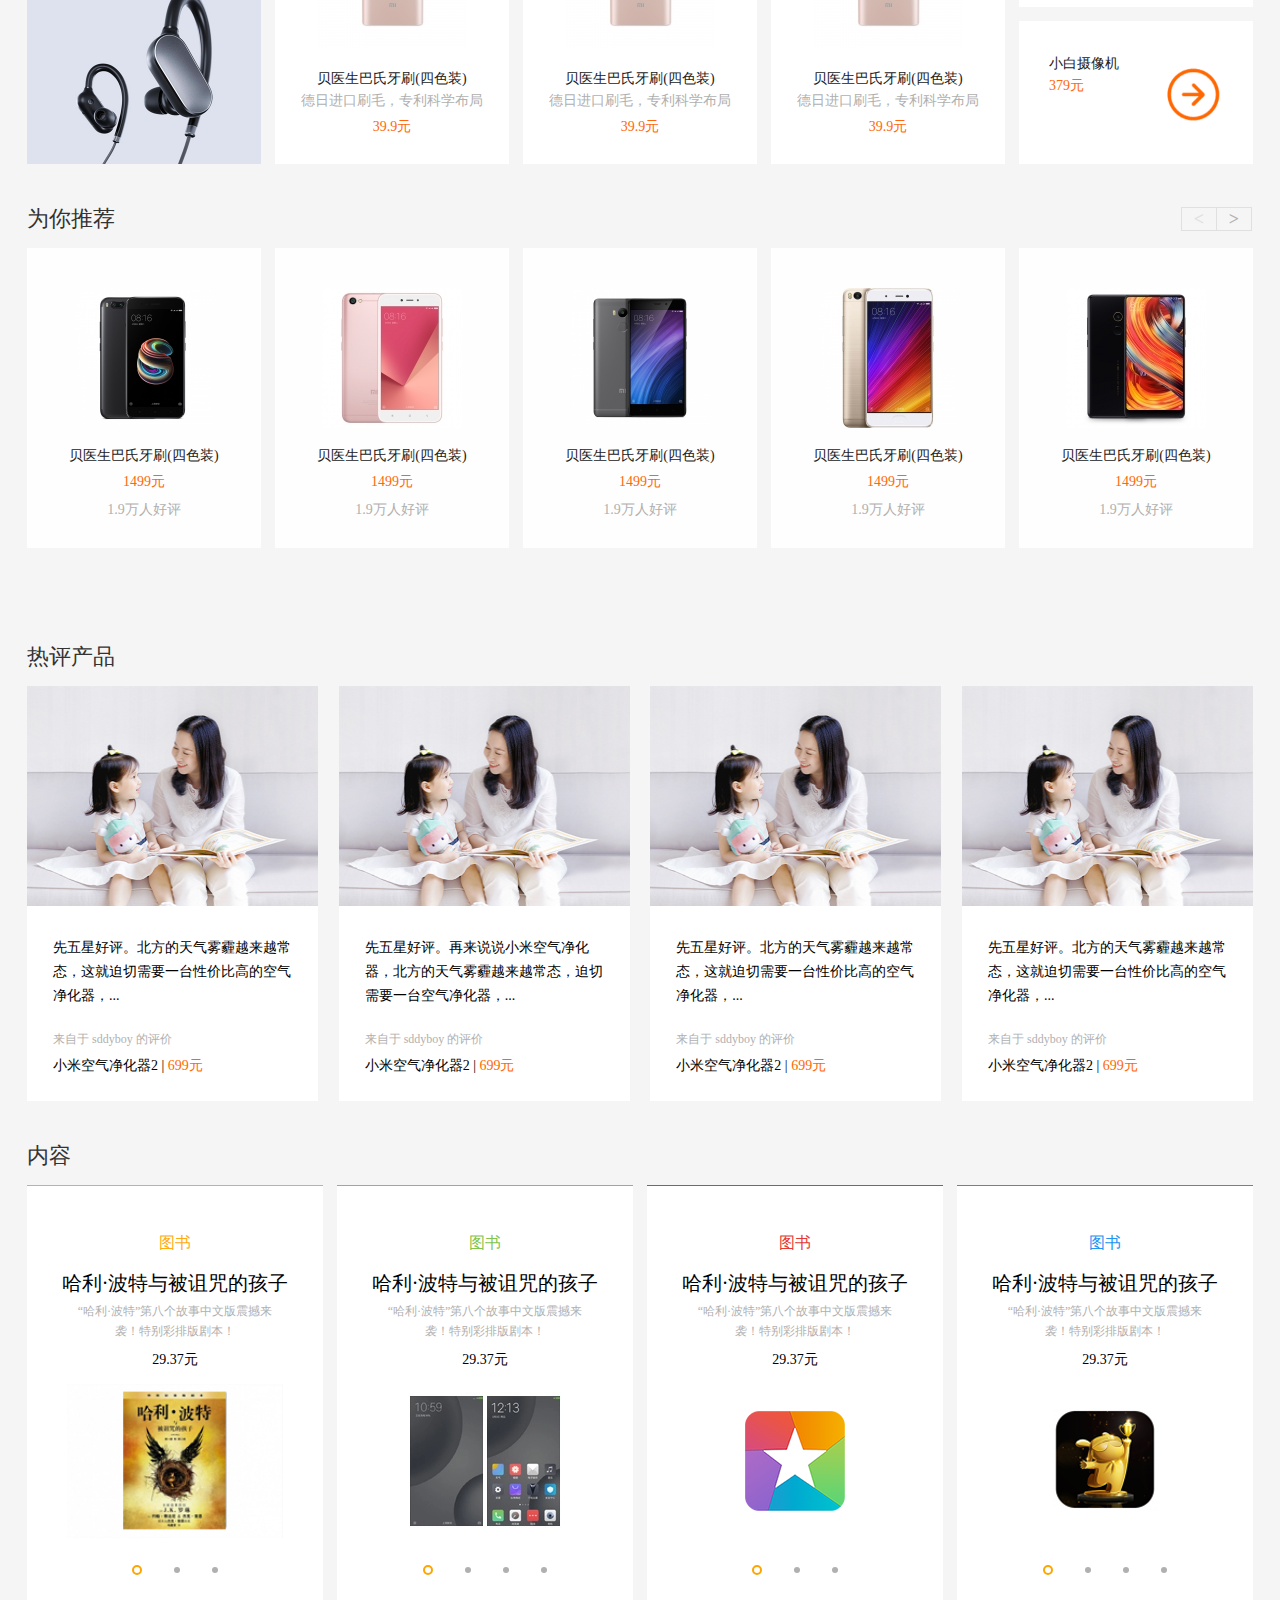
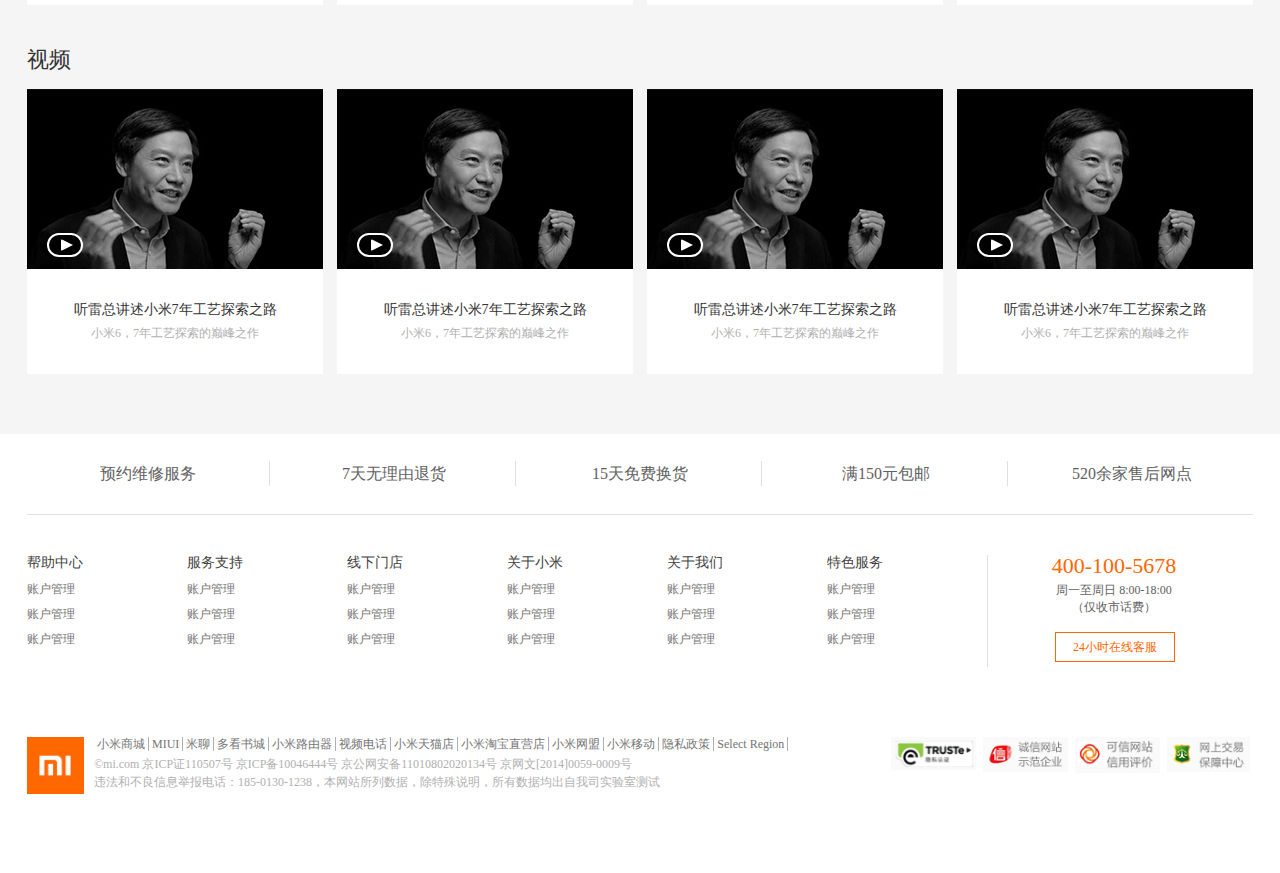
<file: project/小米/index.html>
<!doctype html>
<html lang="en">
<head>
    <meta charset="UTF-8">
    <title>小米商城</title>
    <link rel="shortcut icon" href="img/logo.png">
    <link rel="stylesheet" href="css/xm.css">
    <link rel="stylesheet" href="css/iconfont.css">
</head>
<body>
<!--头部开始-->
<header>
    <div class="header-inner">
        <ul class="header-nav">
            <li class="del">小米商城</li>
            <li>MIUI</li>
            <li>米聊</li>
            <li>游戏</li>
            <li>多看阅读</li>
            <li>云服务</li>
            <li>金融</li>
            <li>米币</li>
            <li>小米商城手机版</li>
            <li>问题反馈</li>
            <li>Select Region</li>
        </ul>
        <div class="header-last">
            <span class="iconfont new-iconfont">&#xe602;</span>
            <div>购物车(0)</div>
            <div class="header-last-txt">购物车中还没有商品，赶紧选购吧</div>
        </div>
        <ul class="header-navrright">
            <li>登录</li>
            <li>注册</li>
            <li>消息通知</li>
        </ul>
    </div>
</header>
<!--头部结束-->
<!--导航开始-->
<nav>
    <div class="logo">
        <img src="img/logo.png" alt="">
    </div>
    <ul class="nav-inner">
        <li>小米手机</li>
        <li>红米</li>
        <li>平板 · 笔记本</li>
        <li>电视</li>
        <li>盒子 · 影音</li>
        <li>路由器</li>
        <li>智能硬件</li>
        <li>服务</li>
        <li>社区</li>
    </ul>
    <div class="nav-right">
        <input type="text">
        <div class="nav-right-txt1">红米Note 5A</div>
        <div class="nav-right-txt2">小米Max 2</div>
        <div class="nav-so">
            <span class="iconfont">&#xe66f;</span>
        </div>
    </div>
</nav>
<!--banner开始-->
<div class="banner">
    <ul class="banner-box">
        <li class="active"><a href="#1"><img src="img/banner-p1.jpg" alt=""></a></li>
        <li><a href="#2"><img src="img/banner-p2.jpg" alt=""></a></li>
        <li><a href="#3"><img src="img/banner-p3.jpg" alt=""></a></li>
        <li><a href="#4"><img src="img/banner-p4.jpg" alt=""></a></li>
        <li><a href="#5"><img src="img/banner-p5.jpg" alt=""></a></li>

    </ul>
    <ul class="banner-list">
        <li>手机 电话卡 <span>&gt;</span>
            <!--<ul class="banner-listh">-->
            <!--<li>-->
            <!--<div class="xx-tu">-->
            <!--<img src="img/xx-pc1.jpg" alt="">-->
            <!--</div>-->
            <!--<div class="xx-txt">笔记本Air 12.5"</div>-->
            <!--<div class="xx-go">选购</div>-->
            <!--</li>-->
            <!--<li>-->
            <!--<div class="xx-tu">-->
            <!--<img src="img/xx-pc1.jpg" alt="">-->
            <!--</div>-->
            <!--<div class="xx-txt">笔记本Air 12.5"</div>-->
            <!--<div class="xx-go">选购</div>-->
            <!--</li>-->
            <!--<li>-->
            <!--<div class="xx-tu">-->
            <!--<img src="img/xx-pc1.jpg" alt="">-->
            <!--</div>-->
            <!--<div class="xx-txt">笔记本Air 12.5"</div>-->
            <!--<div class="xx-go">选购</div>-->
            <!--</li>-->
            <!--<li>-->
            <!--<div class="xx-tu">-->
            <!--<img src="img/xx-pc1.jpg" alt="">-->
            <!--</div>-->
            <!--<div class="xx-txt">笔记本Air 12.5"</div>-->
            <!--<div class="xx-go">选购</div>-->
            <!--</li>-->
            <!--<li>-->
            <!--<div class="xx-tu">-->
            <!--<img src="img/xx-pc1.jpg" alt="">-->
            <!--</div>-->
            <!--<div class="xx-txt">笔记本Air 12.5"</div>-->
            <!--<div class="xx-go">选购</div>-->
            <!--</li>-->
            <!--<li>-->
            <!--<div class="xx-tu">-->
            <!--<img src="img/xx-pc1.jpg" alt="">-->
            <!--</div>-->
            <!--<div class="xx-txt">笔记本Air 12.5"</div>-->
            <!--<div class="xx-go">选购</div>-->
            <!--</li>-->
            <!--</ul>-->
        </li>
        <li>笔记本 平板 <span>&gt;</span>

        </li>
        <li>电视 盒子<span>&gt;</span>
            <!--<ul class="banner-listh">-->
            <!--<li>-->
            <!--<div class="xx-tu">-->
            <!--<img src="img/xx-pc1.jpg" alt="">-->
            <!--</div>-->
            <!--<div class="xx-txt">笔记本Air 12.5"</div>-->
            <!--<div class="xx-go">选购</div>-->
            <!--</li>-->
            <!--<li>-->
            <!--<div class="xx-tu">-->
            <!--<img src="img/xx-pc1.jpg" alt="">-->
            <!--</div>-->
            <!--<div class="xx-txt">笔记本Air 12.5"</div>-->
            <!--<div class="xx-go">选购</div>-->
            <!--</li>-->
            <!--<li>-->
            <!--<div class="xx-tu">-->
            <!--<img src="img/xx-pc1.jpg" alt="">-->
            <!--</div>-->
            <!--<div class="xx-txt">笔记本Air 12.5"</div>-->
            <!--<div class="xx-go">选购</div>-->
            <!--</li>-->
            <!--<li>-->
            <!--<div class="xx-tu">-->
            <!--<img src="img/xx-pc1.jpg" alt="">-->
            <!--</div>-->
            <!--<div class="xx-txt">笔记本Air 12.5"</div>-->
            <!--<div class="xx-go">选购</div>-->
            <!--</li>-->
            <!--<li>-->
            <!--<div class="xx-tu">-->
            <!--<img src="img/xx-pc1.jpg" alt="">-->
            <!--</div>-->
            <!--<div class="xx-txt">笔记本Air 12.5"</div>-->
            <!--<div class="xx-go">选购</div>-->
            <!--</li>-->
            <!--<li>-->
            <!--<div class="xx-tu">-->
            <!--<img src="img/xx-pc1.jpg" alt="">-->
            <!--</div>-->
            <!--<div class="xx-txt">笔记本Air 12.5"</div>-->
            <!--<div class="xx-go">选购</div>-->
            <!--</li>-->
            <!--</ul>-->
        </li>
        <li>路由器 智能硬件<span>&gt;</span>
            <!--<ul class="banner-listh">-->
            <!--<li>-->
            <!--<div class="xx-tu">-->
            <!--<img src="img/xx-pc1.jpg" alt="">-->
            <!--</div>-->
            <!--<div class="xx-txt">笔记本Air 12.5"</div>-->
            <!--<div class="xx-go">选购</div>-->
            <!--</li>-->
            <!--<li>-->
            <!--<div class="xx-tu">-->
            <!--<img src="img/xx-pc1.jpg" alt="">-->
            <!--</div>-->
            <!--<div class="xx-txt">笔记本Air 12.5"</div>-->
            <!--<div class="xx-go">选购</div>-->
            <!--</li>-->
            <!--<li>-->
            <!--<div class="xx-tu">-->
            <!--<img src="img/xx-pc1.jpg" alt="">-->
            <!--</div>-->
            <!--<div class="xx-txt">笔记本Air 12.5"</div>-->
            <!--<div class="xx-go">选购</div>-->
            <!--</li>-->
            <!--<li>-->
            <!--<div class="xx-tu">-->
            <!--<img src="img/xx-pc1.jpg" alt="">-->
            <!--</div>-->
            <!--<div class="xx-txt">笔记本Air 12.5"</div>-->
            <!--<div class="xx-go">选购</div>-->
            <!--</li>-->
            <!--<li>-->
            <!--<div class="xx-tu">-->
            <!--<img src="img/xx-pc1.jpg" alt="">-->
            <!--</div>-->
            <!--<div class="xx-txt">笔记本Air 12.5"</div>-->
            <!--<div class="xx-go">选购</div>-->
            <!--</li>-->
            <!--<li>-->
            <!--<div class="xx-tu">-->
            <!--<img src="img/xx-pc1.jpg" alt="">-->
            <!--</div>-->
            <!--<div class="xx-txt">笔记本Air 12.5"</div>-->
            <!--<div class="xx-go">选购</div>-->
            <!--</li>-->
            <!--</ul>-->
        </li>
        <li>移动电源 电池 插线板<span>&gt;</span>
            <!--<ul class="banner-listh">-->
            <!--<li>-->
            <!--<div class="xx-tu">-->
            <!--<img src="img/xx-pc1.jpg" alt="">-->
            <!--</div>-->
            <!--<div class="xx-txt">笔记本Air 12.5"</div>-->
            <!--<div class="xx-go">选购</div>-->
            <!--</li>-->
            <!--<li>-->
            <!--<div class="xx-tu">-->
            <!--<img src="img/xx-pc1.jpg" alt="">-->
            <!--</div>-->
            <!--<div class="xx-txt">笔记本Air 12.5"</div>-->
            <!--<div class="xx-go">选购</div>-->
            <!--</li>-->
            <!--<li>-->
            <!--<div class="xx-tu">-->
            <!--<img src="img/xx-pc1.jpg" alt="">-->
            <!--</div>-->
            <!--<div class="xx-txt">笔记本Air 12.5"</div>-->
            <!--<div class="xx-go">选购</div>-->
            <!--</li>-->
            <!--<li>-->
            <!--<div class="xx-tu">-->
            <!--<img src="img/xx-pc1.jpg" alt="">-->
            <!--</div>-->
            <!--<div class="xx-txt">笔记本Air 12.5"</div>-->
            <!--<div class="xx-go">选购</div>-->
            <!--</li>-->
            <!--<li>-->
            <!--<div class="xx-tu">-->
            <!--<img src="img/xx-pc1.jpg" alt="">-->
            <!--</div>-->
            <!--<div class="xx-txt">笔记本Air 12.5"</div>-->
            <!--<div class="xx-go">选购</div>-->
            <!--</li>-->
            <!--<li>-->
            <!--<div class="xx-tu">-->
            <!--<img src="img/xx-pc1.jpg" alt="">-->
            <!--</div>-->
            <!--<div class="xx-txt">笔记本Air 12.5"</div>-->
            <!--<div class="xx-go">选购</div>-->
            <!--</li>-->
            <!--</ul>-->
        </li>
        <li>耳机 音箱<span>&gt;</span></li>
        <li>保护套 贴膜<span>&gt;</span></li>
        <li>线材 支架 存储卡<span>&gt;</span></li>
        <li>箱包 服饰 鞋 眼镜<span>&gt;</span></li>
        <li>米兔 生活周边<span>&gt;</span></li>
    </ul>


    <ul class="dianbox">
        <li class="active"></li>
        <li></li>
        <li></li>
        <li></li>
        <li></li>

    </ul>
    <div class="left">&lt;</div>
    <div class="next">&gt;</div>
    <!--banner图左侧导航的效果开始-->
    <ul class="banner-listh">
        <li>
            <div class="xx-tu">
                <img src="img/xx-pc1.jpg" alt="">
            </div>
            <div class="xx-txt">笔记本Air 12.5"</div>
            <div class="xx-go">选购</div>
        </li>
        <li>
            <div class="xx-tu">
                <img src="img/xx-pc1.jpg" alt="">
            </div>
            <div class="xx-txt">笔记本Air 12.5"</div>
            <div class="xx-go">选购</div>
        </li>
        <li>
            <div class="xx-tu">
                <img src="img/xx-pc1.jpg" alt="">
            </div>
            <div class="xx-txt">笔记本Air 12.5"</div>
            <div class="xx-go">选购</div>
        </li>
        <li>
            <div class="xx-tu">
                <img src="img/xx-pc1.jpg" alt="">
            </div>
            <div class="xx-txt">笔记本Air 12.5"</div>
            <div class="xx-go">选购</div>
        </li>
        <li>
            <div class="xx-tu">
                <img src="img/xx-pc1.jpg" alt="">
            </div>
            <div class="xx-txt">笔记本Air 12.5"</div>
            <div class="xx-go">选购</div>
        </li>
        <li>
            <div class="xx-tu">
                <img src="img/xx-pc1.jpg" alt="">
            </div>
            <div class="xx-txt">笔记本Air 12.5"</div>
            <div class="xx-go">选购</div>
        </li>
    </ul>
    <!--banner图左侧导航的效果结束-->



</div>
<!--banner结束-->
<!--选购开始-->
<ul class="choose">
    <li class="choose-1">
        <div class="choose-top">
            <ul class="choose-smallbox">
                <li><span class="iconfont">&#xe648;</span></li>
                <li>选购手机</li>
            </ul>

            <div class="center-line"></div>
            <ul class="choose-smallbox">
                <li><span class="iconfont">&#xe601;</span></li>
                <li>企业团购</li>
            </ul>
            <div class="center-line"></div>

            <ul class="choose-smallbox">
                <li><span class="iconfont">&#xe600;</span></li>
                <li>官翻产品</li>
            </ul>
        </div>
        <div class="xia-line">
            <div></div>
            <div></div>
            <div></div>
        </div>
        <div class="choose-top">
            <ul class="choose-smallbox">
                <li><span class="iconfont">&#xea29;</span></li>
                <li>小米移动</li>
            </ul>
            <div class="center-line"></div>
            <ul class="choose-smallbox">
                <li><span class="iconfont">&#xe635;</span></li>
                <li>以旧换新</li>
            </ul>
            <div class="center-line"></div>

            <ul class="choose-smallbox">
                <li><span class="iconfont">&#xe60f;</span></li>
                <li>话费充值</li>
            </ul>
        </div>
    </li>
    <li><img src="img/xmad_14875854299024_cWKjr.jpg" alt=""></li>
    <li><img src="img/mai-pc1.jpg" alt=""></li>
    <li><img src="img/xmad_14878441845871_HAvVD.jpg" alt=""></li>
</ul>
<!--选购结束-->
<!--小米明星单品开始-->
<div class="sstar-bigbox">
    <div class="sstar-top">
        <div class="sstar-title">小米明星单品</div>
        <ul class="sjiantou">
            <li class="sprev ">&lt;</li>
            <li class="snext active">&gt;</li>
        </ul>
    </div>
    <div class="sstar-bottom">
        <ul class="sstar-bottom-inner">
            <li class="sstar-line1">
                <div class="img">
                    <img src="img/zn-pc6.jpg" alt="">
                </div>
                <p class="spp1">小米路由器3</p>
                <p class="spp2">更快更强，不止四天线</p>
                <p class="spp3">149元</p>
            </li>
            <li class="sstar-line2">
                <div class="img">
                    <img src="img/zn-pc6.jpg" alt="">
                </div>
                <p class="spp1">小米路由器3</p>
                <p class="spp2">更快更强，不止四天线</p>
                <p class="spp3">149元</p>
            </li>
            <li class="sstar-line3">
                <div class="img">
                    <img src="img/zn-pc6.jpg" alt="">
                </div>
                <p class="spp1">小米路由器3</p>
                <p class="spp2">更快更强，不止四天线</p>
                <p class="spp3">149元</p>
            </li>
            <li class="sstar-line4">
                <div class="img">
                    <img src="img/zn-pc6.jpg" alt="">
                </div>
                <p class="spp1">小米路由器3</p>
                <p class="spp2">更快更强，不止四天线</p>
                <p class="spp3">149元</p>
            </li>
            <li class="sstar-line5">
                <div class="img">
                    <img src="img/zn-pc6.jpg" alt="">
                </div>
                <p class="spp1">小米路由器3</p>
                <p class="spp2">更快更强，不止四天线</p>
                <p class="spp3">149元</p>
            </li>
            <li class="sstar-line1">
                <div class="img">
                    <img src="img/star-pc2.png" alt="">
                </div>
                <p class="spp1">贝医生巴氏牙刷(四色装)</p>
                <p class="spp2">德日进口刷毛，专利科学布局</p>
                <p class="spp3">39.9元</p>
            </li>
            <li class="sstar-line2">
                <div class="img">
                    <img src="img/star-pc2.png" alt="">
                </div>
                <p class="spp1">贝医生巴氏牙刷(四色装)</p>
                <p class="spp2">德日进口刷毛，专利科学布局</p>
                <p class="spp3">39.9元</p>
            </li>
            <li class="sstar-line3">
                <div class="img">
                    <img src="img/star-pc2.png" alt="">
                </div>
                <p class="spp1">贝医生巴氏牙刷(四色装)</p>
                <p class="spp2">德日进口刷毛，专利科学布局</p>
                <p class="spp3">39.9元</p>
            </li>
            <li class="sstar-line4">
                <div class="img">
                    <img src="img/star-pc2.png" alt="">
                </div>
                <p class="spp1">贝医生巴氏牙刷(四色装)</p>
                <p class="spp2">德日进口刷毛，专利科学布局</p>
                <p class="spp3">39.9元</p>
            </li>
            <li class="sstar-line5" id="del-rmargin">
                <div class="img">
                    <img src="img/star-pc2.png" alt="">
                </div>
                <p class="spp1">贝医生巴氏牙刷(四色装)</p>
                <p class="spp2">德日进口刷毛，专利科学布局</p>
                <p class="spp3">39.9元</p>
            </li>
        </ul>
    </div>
</div>
<!--明星单品结束-->
<div class="bg-color">
    <!--家电开始-->
    <div class="home">
        <div class="home-title">
            <div class="home-titlel">家电</div>
            <ul class="home-titler">
                <li class="home-active">热门</li>
                <li>电视影音</li>
                <li>电脑</li>
                <li>家居</li>
            </ul>
        </div>
        <div class="home-left">
            <img src="img/home-pc1.jpg" alt="">
        </div>
        <div class="home-right">
            <div class="home-box home-box-active">
                <!--右面的上部分-----------热点-->
                <ul class="home-rtop">
                    <li>
                        <div class="home-img">
                            <img src="img/home-pc2.png" alt="">
                        </div>
                        <p class="pp1 home-pp1">贝医生巴氏牙刷(四色装)</p>
                        <p class="pp2 home-pp2">德日进口刷毛，专利科学布局</p>
                        <p class="pp3 home-pp3">39.9元</p>
                        <div class="add-home add-text-c">
                            <span>小米值得拥有，我们己离不开您!客服妹妹你说呢?</span>
                            <br>
                            <span>来自于 俞小兵 的评价</span>
                        </div>
                    </li>
                    <li>
                        <div class="home-img">
                            <img src="img/home-pc3.jpg" alt="">
                        </div>
                        <p class="pp1 home-pp1">贝医生巴氏牙刷(四色装)</p>
                        <p class="pp2 home-pp2">德日进口刷毛，专利科学布局</p>
                        <p class="pp3 home-pp3">39.9元</p>
                        <div class="add-home add-text-c">
                            <span>小米值得拥有，我们己离不开您!客服妹妹你说呢?</span>
                            <br>
                            <span>来自于 俞小兵 的评价</span>
                        </div>
                    </li>
                    <li>
                        <div class="home-img">
                            <img src="img/home-pc5.jpg" alt="">
                        </div>
                        <p class="pp1 home-pp1">贝医生巴氏牙刷(四色装)</p>
                        <p class="pp2 home-pp2">德日进口刷毛，专利科学布局</p>
                        <p class="pp3 home-pp3">39.9元</p>
                        <div class="add-home add-text-c">
                            <span>小米值得拥有，我们己离不开您!客服妹妹你说呢?</span>
                            <br>
                            <span>来自于 俞小兵 的评价</span>
                        </div>
                    </li>
                    <li>
                        <div class="home-img">
                            <img src="img/home-pc6.jpg" alt="">
                        </div>
                        <p class="pp1 home-pp1">贝医生巴氏牙刷(四色装)</p>
                        <p class="pp2 home-pp2">德日进口刷毛，专利科学布局</p>
                        <p class="pp3 home-pp3">39.9元</p>
                        <div class="add-home add-text-c">
                            <span>小米值得拥有，我们己离不开您!客服妹妹你说呢?</span>
                            <br>
                            <span>来自于 俞小兵 的评价</span>
                        </div>
                    </li>
                </ul>
                <!--右面的下部分-->
                <ul class="home-rbottom">
                    <li>
                        <div class="home-img">
                            <img src="img/home-pc7.jpg" alt="">
                        </div>
                        <p class="pp1 home-pp1">贝医生巴氏牙刷(四色装)</p>
                        <p class="pp2 home-pp2">德日进口刷毛，专利科学布局</p>
                        <p class="pp3 home-pp3">39.9元</p>
                        <div class="add-home add-text-c">
                            <span>小米值得拥有，我们己离不开您!客服妹妹你说呢?</span>
                            <br>
                            <span>来自于 俞小兵 的评价</span>
                        </div>
                    </li>
                    <li>
                        <div class="home-img">
                            <img src="img/home-pc8.png" alt="">
                        </div>
                        <p class="pp1 home-pp1">贝医生巴氏牙刷(四色装)</p>
                        <p class="pp2 home-pp2">德日进口刷毛，专利科学布局</p>
                        <p class="pp3 home-pp3">39.9元</p>
                        <div class="add-home add-text-c">
                            <span>小米值得拥有，我们己离不开您!客服妹妹你说呢?</span>
                            <br>
                            <span>来自于 俞小兵 的评价</span>
                        </div>
                    </li>
                    <li>
                        <div class="home-img">
                            <img src="img/home-pc4.jpg" alt="">
                        </div>
                        <p class="pp1 home-pp1">贝医生巴氏牙刷(四色装)</p>
                        <p class="pp2 home-pp2">德日进口刷毛，专利科学布局</p>
                        <p class="pp3 home-pp3">39.9元</p>
                        <div class="add-home add-text-c">
                            <span>小米值得拥有，我们己离不开您!客服妹妹你说呢?</span>
                            <br>
                            <span>来自于 俞小兵 的评价</span>
                        </div>
                    </li>
                    <ul class="shangxia-box">
                        <li class="shangxia ">
                            <div class="shangxia-img1"><img src="img/sx-pc1.jpg" alt=""></div>
                            <span class="sx-txt1">小白摄像机</span><br>
                            <span class="sx-txt2">379元</span>
                        </li>
                        <li class="shangxia ">
                            <div class="shangxia-img2"><img src="img/jiantou-pc.png" alt=""></div>
                            <span class="sx-txt1">小白摄像机</span><br>
                            <span class="sx-txt2">379元</span>
                        </li>
                    </ul>
                </ul>
            </div>
            <div class="home-box">
                <!--右面的上部分------------电视-->
                <ul class="home-rtop">
                    <li>
                        <div class="home-img">
                            <img src="img/dianshi-pc.jpg" alt="">
                        </div>
                        <p class="pp1 home-pp1">贝医生巴氏牙刷(四色装)</p>
                        <p class="pp2 home-pp2">德日进口刷毛，专利科学布局</p>
                        <p class="pp3 home-pp3">39.9元</p>
                        <div class="add-home add-text-c">
                            <span>小米值得拥有，我们己离不开您!客服妹妹你说呢?</span>
                            <br>
                            <span>来自于 俞小兵 的评价</span>
                        </div>
                    </li>
                    <li>
                        <div class="home-img">
                            <img src="img/dianshi-pc2.png" alt="">
                        </div>
                        <p class="pp1 home-pp1">贝医生巴氏牙刷(四色装)</p>
                        <p class="pp2 home-pp2">德日进口刷毛，专利科学布局</p>
                        <p class="pp3 home-pp3">39.9元</p>
                        <div class="add-home add-text-c">
                            <span>小米值得拥有，我们己离不开您!客服妹妹你说呢?</span>
                            <br>
                            <span>来自于 俞小兵 的评价</span>
                        </div>
                    </li>
                    <li>
                        <div class="home-img">
                            <img src="img/dianshi-pc3.png" alt="">
                        </div>
                        <p class="pp1 home-pp1">贝医生巴氏牙刷(四色装)</p>
                        <p class="pp2 home-pp2">德日进口刷毛，专利科学布局</p>
                        <p class="pp3 home-pp3">39.9元</p>
                        <div class="add-home add-text-c">
                            <span>小米值得拥有，我们己离不开您!客服妹妹你说呢?</span>
                            <br>
                            <span>来自于 俞小兵 的评价</span>
                        </div>
                    </li>
                    <li>
                        <div class="home-img">
                            <img src="img/dianshi-pc4.jpg" alt="">
                        </div>
                        <p class="pp1 home-pp1">贝医生巴氏牙刷(四色装)</p>
                        <p class="pp2 home-pp2">德日进口刷毛，专利科学布局</p>
                        <p class="pp3 home-pp3">39.9元</p>
                        <div class="add-home add-text-c">
                            <span>小米值得拥有，我们己离不开您!客服妹妹你说呢?</span>
                            <br>
                            <span>来自于 俞小兵 的评价</span>
                        </div>
                    </li>
                </ul>
                <!--右面的下部分-->
                <ul class="home-rbottom">
                    <li>
                        <div class="home-img">
                            <img src="img/dianshi-pc.jpg" alt="">
                        </div>
                        <p class="pp1 home-pp1">贝医生巴氏牙刷(四色装)</p>
                        <p class="pp2 home-pp2">德日进口刷毛，专利科学布局</p>
                        <p class="pp3 home-pp3">39.9元</p>
                        <div class="add-home add-text-c">
                            <span>小米值得拥有，我们己离不开您!客服妹妹你说呢?</span>
                            <br>
                            <span>来自于 俞小兵 的评价</span>
                        </div>
                    </li>
                    <li>
                        <div class="home-img">
                            <img src="img/dianshi-pc2.png" alt="">
                        </div>
                        <p class="pp1 home-pp1">贝医生巴氏牙刷(四色装)</p>
                        <p class="pp2 home-pp2">德日进口刷毛，专利科学布局</p>
                        <p class="pp3 home-pp3">39.9元</p>
                        <div class="add-home add-text-c">
                            <span>小米值得拥有，我们己离不开您!客服妹妹你说呢?</span>
                            <br>
                            <span>来自于 俞小兵 的评价</span>
                        </div>
                    </li>
                    <li>
                        <div class="home-img">
                            <img src="img/dianshi-pc3.png" alt="">
                        </div>
                        <p class="pp1 home-pp1">贝医生巴氏牙刷(四色装)</p>
                        <p class="pp2 home-pp2">德日进口刷毛，专利科学布局</p>
                        <p class="pp3 home-pp3">39.9元</p>
                        <div class="add-home add-text-c">
                            <span>小米值得拥有，我们己离不开您!客服妹妹你说呢?</span>
                            <br>
                            <span>来自于 俞小兵 的评价</span>
                        </div>
                    </li>
                    <ul class="shangxia-box">
                        <li class="shangxia ">
                            <div class="shangxia-img1"><img src="img/sx-pc1.jpg" alt=""></div>
                            <span class="sx-txt1">小白摄像机</span><br>
                            <span class="sx-txt2">379元</span>
                        </li>
                        <li class="shangxia ">
                            <div class="shangxia-img2"><img src="img/jiantou-pc.png" alt=""></div>
                            <span class="sx-txt1">小白摄像机</span><br>
                            <span class="sx-txt2">379元</span>
                        </li>
                    </ul>
                </ul>
            </div>
            <div class="home-box">
                <!--右面的上部分------------电脑-->
                <ul class="home-rtop">
                    <li>
                        <div class="home-img">
                            <img src="img/diannao-pc1.jpg" alt="">
                        </div>
                        <p class="pp1 home-pp1">贝医生巴氏牙刷(四色装)</p>
                        <p class="pp2 home-pp2">德日进口刷毛，专利科学布局</p>
                        <p class="pp3 home-pp3">39.9元</p>
                        <div class="add-home add-text-c">
                            <span>小米值得拥有，我们己离不开您!客服妹妹你说呢?</span>
                            <br>
                            <span>来自于 俞小兵 的评价</span>
                        </div>
                    </li>
                    <li>
                        <div class="home-img">
                            <img src="img/diannao-pc2.jpg" alt="">
                        </div>
                        <p class="pp1 home-pp1">贝医生巴氏牙刷(四色装)</p>
                        <p class="pp2 home-pp2">德日进口刷毛，专利科学布局</p>
                        <p class="pp3 home-pp3">39.9元</p>
                        <div class="add-home add-text-c">
                            <span>小米值得拥有，我们己离不开您!客服妹妹你说呢?</span>
                            <br>
                            <span>来自于 俞小兵 的评价</span>
                        </div>
                    </li>
                    <li>
                        <div class="home-img">
                            <img src="img/diannao-pc3.png" alt="">
                        </div>
                        <p class="pp1 home-pp1">贝医生巴氏牙刷(四色装)</p>
                        <p class="pp2 home-pp2">德日进口刷毛，专利科学布局</p>
                        <p class="pp3 home-pp3">39.9元</p>
                        <div class="add-home add-text-c">
                            <span>小米值得拥有，我们己离不开您!客服妹妹你说呢?</span>
                            <br>
                            <span>来自于 俞小兵 的评价</span>
                        </div>
                    </li>
                    <li>
                        <div class="home-img">
                            <img src="img/diannao-pc4.jpg" alt="">
                        </div>
                        <p class="pp1 home-pp1">贝医生巴氏牙刷(四色装)</p>
                        <p class="pp2 home-pp2">德日进口刷毛，专利科学布局</p>
                        <p class="pp3 home-pp3">39.9元</p>
                        <div class="add-home add-text-c">
                            <span>小米值得拥有，我们己离不开您!客服妹妹你说呢?</span>
                            <br>
                            <span>来自于 俞小兵 的评价</span>
                        </div>
                    </li>
                </ul>
                <!--右面的下部分-->
                <ul class="home-rbottom">
                    <li>
                        <div class="home-img">
                            <img src="img/diannao-pc1.jpg" alt="">
                        </div>
                        <p class="pp1 home-pp1">贝医生巴氏牙刷(四色装)</p>
                        <p class="pp2 home-pp2">德日进口刷毛，专利科学布局</p>
                        <p class="pp3 home-pp3">39.9元</p>
                        <div class="add-home add-text-c">
                            <span>小米值得拥有，我们己离不开您!客服妹妹你说呢?</span>
                            <br>
                            <span>来自于 俞小兵 的评价</span>
                        </div>
                    </li>
                    <li>
                        <div class="home-img">
                            <img src="img/diannao-pc2.jpg" alt="">
                        </div>
                        <p class="pp1 home-pp1">贝医生巴氏牙刷(四色装)</p>
                        <p class="pp2 home-pp2">德日进口刷毛，专利科学布局</p>
                        <p class="pp3 home-pp3">39.9元</p>
                        <div class="add-home add-text-c">
                            <span>小米值得拥有，我们己离不开您!客服妹妹你说呢?</span>
                            <br>
                            <span>来自于 俞小兵 的评价</span>
                        </div>
                    </li>
                    <li>
                        <div class="home-img">
                            <img src="img/diannao-pc3.png" alt="">
                        </div>
                        <p class="pp1 home-pp1">贝医生巴氏牙刷(四色装)</p>
                        <p class="pp2 home-pp2">德日进口刷毛，专利科学布局</p>
                        <p class="pp3 home-pp3">39.9元</p>
                        <div class="add-home add-text-c">
                            <span>小米值得拥有，我们己离不开您!客服妹妹你说呢?</span>
                            <br>
                            <span>来自于 俞小兵 的评价</span>
                        </div>
                    </li>
                    <ul class="shangxia-box">
                        <li class="shangxia ">
                            <div class="shangxia-img1"><img src="img/sx-pc1.jpg" alt=""></div>
                            <span class="sx-txt1">小白摄像机</span><br>
                            <span class="sx-txt2">379元</span>
                        </li>
                        <li class="shangxia ">
                            <div class="shangxia-img2"><img src="img/jiantou-pc.png" alt=""></div>
                            <span class="sx-txt1">小白摄像机</span><br>
                            <span class="sx-txt2">379元</span>
                        </li>
                    </ul>
                </ul>
            </div>
            <div class="home-box">
                <!--右面的上部分-----------家居-->
                <ul class="home-rtop">
                    <li>
                        <div class="home-img">
                            <img src="img/jiadian-pc1.jpg" alt="">
                        </div>
                        <p class="pp1 home-pp1">贝医生巴氏牙刷(四色装)</p>
                        <p class="pp2 home-pp2">德日进口刷毛，专利科学布局</p>
                        <p class="pp3 home-pp3">39.9元</p>
                        <div class="add-home add-text-c">
                            <span>小米值得拥有，我们己离不开您!客服妹妹你说呢?</span>
                            <br>
                            <span>来自于 俞小兵 的评价</span>
                        </div>
                    </li>
                    <li>
                        <div class="home-img">
                            <img src="img/jiadian-pc1.jpg" alt="">
                        </div>
                        <p class="pp1 home-pp1">贝医生巴氏牙刷(四色装)</p>
                        <p class="pp2 home-pp2">德日进口刷毛，专利科学布局</p>
                        <p class="pp3 home-pp3">39.9元</p>
                        <div class="add-home add-text-c">
                            <span>小米值得拥有，我们己离不开您!客服妹妹你说呢?</span>
                            <br>
                            <span>来自于 俞小兵 的评价</span>
                        </div>
                    </li>
                    <li>
                        <div class="home-img">
                            <img src="img/jiadian-pc1.jpg" alt="">
                        </div>
                        <p class="pp1 home-pp1">贝医生巴氏牙刷(四色装)</p>
                        <p class="pp2 home-pp2">德日进口刷毛，专利科学布局</p>
                        <p class="pp3 home-pp3">39.9元</p>
                        <div class="add-home add-text-c">
                            <span>小米值得拥有，我们己离不开您!客服妹妹你说呢?</span>
                            <br>
                            <span>来自于 俞小兵 的评价</span>
                        </div>
                    </li>
                    <li>
                        <div class="home-img">
                            <img src="img/jiadian-pc1.jpg" alt="">
                        </div>
                        <p class="pp1 home-pp1">贝医生巴氏牙刷(四色装)</p>
                        <p class="pp2 home-pp2">德日进口刷毛，专利科学布局</p>
                        <p class="pp3 home-pp3">39.9元</p>
                        <div class="add-home add-text-c">
                            <span>小米值得拥有，我们己离不开您!客服妹妹你说呢?</span>
                            <br>
                            <span>来自于 俞小兵 的评价</span>
                        </div>
                    </li>
                </ul>
                <!--右面的下部分-->
                <ul class="home-rbottom">
                    <li>
                        <div class="home-img">
                            <img src="img/jiadian-pc2.jpg" alt="">
                        </div>
                        <p class="pp1 home-pp1">贝医生巴氏牙刷(四色装)</p>
                        <p class="pp2 home-pp2">德日进口刷毛，专利科学布局</p>
                        <p class="pp3 home-pp3">39.9元</p>
                        <div class="add-home add-text-c">
                            <span>小米值得拥有，我们己离不开您!客服妹妹你说呢?</span>
                            <br>
                            <span>来自于 俞小兵 的评价</span>
                        </div>
                    </li>
                    <li>
                        <div class="home-img">
                            <img src="img/jiadian-pc2.jpg" alt="">
                        </div>
                        <p class="pp1 home-pp1">贝医生巴氏牙刷(四色装)</p>
                        <p class="pp2 home-pp2">德日进口刷毛，专利科学布局</p>
                        <p class="pp3 home-pp3">39.9元</p>
                        <div class="add-home add-text-c">
                            <span>小米值得拥有，我们己离不开您!客服妹妹你说呢?</span>
                            <br>
                            <span>来自于 俞小兵 的评价</span>
                        </div>
                    </li>
                    <li>
                        <div class="home-img">
                            <img src="img/jiadian-pc2.jpg" alt="">
                        </div>
                        <p class="pp1 home-pp1">贝医生巴氏牙刷(四色装)</p>
                        <p class="pp2 home-pp2">德日进口刷毛，专利科学布局</p>
                        <p class="pp3 home-pp3">39.9元</p>
                        <div class="add-home add-text-c">
                            <span>小米值得拥有，我们己离不开您!客服妹妹你说呢?</span>
                            <br>
                            <span>来自于 俞小兵 的评价</span>
                        </div>
                    </li>
                    <ul class="shangxia-box">
                        <li class="shangxia ">
                            <div class="shangxia-img1"><img src="img/sx-pc1.jpg" alt=""></div>
                            <span class="sx-txt1">小白摄像机</span><br>
                            <span class="sx-txt2">379元</span>
                        </li>
                        <li class="shangxia ">
                            <div class="shangxia-img2"><img src="img/jiantou-pc.png" alt=""></div>
                            <span class="sx-txt1">小白摄像机</span><br>
                            <span class="sx-txt2">379元</span>
                        </li>
                    </ul>
                </ul>
            </div>
        </div>
    </div>
    <!--家电结束-->
    <!--智能开始-->
    <div class="home" id="zhineng">
        <div class="home-title">
            <div class="home-titlel">智能</div>
            <ul class="home-titler">
                <li class="home-active">热门</li>
                <li>健康</li>
                <li>出行</li>
                <li>酷玩</li>
                <li>路由器</li>
            </ul>
        </div>
        <div class="zhineng-left ">
            <div class="zhineng-left-top">
                <img src="img/zhineng-left-pc1.jpg" alt="">
            </div>
            <div class="zhineng-left-tottom">
                <img src="img/zhineng-left-pc2.jpg" alt="">
            </div>
        </div>
        <div class="home-right">
            <div class="home-box home-box-active">
                <!--右面的上部分-----------热点-->
                <ul class="home-rtop">
                    <li>
                        <div class="home-img">
                            <img src="img/zn-pc1.jpg" alt="">
                        </div>
                        <p class="pp1 home-pp1">贝医生巴氏牙刷(四色装)</p>
                        <p class="pp2 home-pp2">德日进口刷毛，专利科学布局</p>
                        <p class="pp3 home-pp3">39.9元</p>
                        <div class="add-home add-text-c">
                            <span>小米值得拥有，我们己离不开您!客服妹妹你说呢?</span>
                            <br>
                            <span>来自于 俞小兵 的评价</span>
                        </div>
                    </li>
                    <li>
                        <div class="home-img">
                            <img src="img/zn-pc2.jpg" alt="">
                        </div>
                        <p class="pp1 home-pp1">贝医生巴氏牙刷(四色装)</p>
                        <p class="pp2 home-pp2">德日进口刷毛，专利科学布局</p>
                        <p class="pp3 home-pp3">39.9元</p>
                        <div class="add-home add-text-c">
                            <span>小米值得拥有，我们己离不开您!客服妹妹你说呢?</span>
                            <br>
                            <span>来自于 俞小兵 的评价</span>
                        </div>
                    </li>
                    <li>
                        <div class="home-img">
                            <img src="img/zn-pc3.jpg" alt="">
                        </div>
                        <p class="pp1 home-pp1">贝医生巴氏牙刷(四色装)</p>
                        <p class="pp2 home-pp2">德日进口刷毛，专利科学布局</p>
                        <p class="pp3 home-pp3">39.9元</p>
                        <div class="add-home add-text-c">
                            <span>小米值得拥有，我们己离不开您!客服妹妹你说呢?</span>
                            <br>
                            <span>来自于 俞小兵 的评价</span>
                        </div>
                    </li>
                    <li>
                        <div class="home-img">
                            <img src="img/zn-pc4.jpg" alt="">
                        </div>
                        <p class="pp1 home-pp1">贝医生巴氏牙刷(四色装)</p>
                        <p class="pp2 home-pp2">德日进口刷毛，专利科学布局</p>
                        <p class="pp3 home-pp3">39.9元</p>
                        <div class="add-home add-text-c">
                            <span>小米值得拥有，我们己离不开您!客服妹妹你说呢?</span>
                            <br>
                            <span>来自于 俞小兵 的评价</span>
                        </div>
                    </li>
                </ul>
                <!--右面的下部分-->
                <ul class="home-rbottom">
                    <li>
                        <div class="home-img">
                            <img src="img/zn-pc5.jpg" alt="">
                        </div>
                        <p class="pp1 home-pp1">贝医生巴氏牙刷(四色装)</p>
                        <p class="pp2 home-pp2">德日进口刷毛，专利科学布局</p>
                        <p class="pp3 home-pp3">39.9元</p>
                        <div class="add-home add-text-c">
                            <span>小米值得拥有，我们己离不开您!客服妹妹你说呢?</span>
                            <br>
                            <span>来自于 俞小兵 的评价</span>
                        </div>
                    </li>
                    <li>
                        <div class="home-img">
                            <img src="img/zn-pc6.jpg" alt="">
                        </div>
                        <p class="pp1 home-pp1">贝医生巴氏牙刷(四色装)</p>
                        <p class="pp2 home-pp2">德日进口刷毛，专利科学布局</p>
                        <p class="pp3 home-pp3">39.9元</p>
                        <div class="add-home add-text-c">
                            <span>小米值得拥有，我们己离不开您!客服妹妹你说呢?</span>
                            <br>
                            <span>来自于 俞小兵 的评价</span>
                        </div>
                    </li>
                    <li>
                        <div class="home-img">
                            <img src="img/zn-cp7.jpg" alt="">
                        </div>
                        <p class="pp1 home-pp1">贝医生巴氏牙刷(四色装)</p>
                        <p class="pp2 home-pp2">德日进口刷毛，专利科学布局</p>
                        <p class="pp3 home-pp3">39.9元</p>
                        <div class="add-home add-text-c">
                            <span>小米值得拥有，我们己离不开您!客服妹妹你说呢?</span>
                            <br>
                            <span>来自于 俞小兵 的评价</span>
                        </div>
                    </li>
                    <ul class="shangxia-box">
                        <li class="shangxia ">
                            <div class="shangxia-img1"><img src="img/sx-pc1.jpg" alt=""></div>
                            <span class="sx-txt1">小白摄像机</span><br>
                            <span class="sx-txt2">379元</span>
                        </li>
                        <li class="shangxia ">
                            <div class="shangxia-img2"><img src="img/jiantou-pc.png" alt=""></div>
                            <span class="sx-txt1">小白摄像机</span><br>
                            <span class="sx-txt2">379元</span>
                        </li>
                    </ul>
                </ul>
            </div>
            <div class="home-box">
                <!--右面的上部分------------电视-->
                <ul class="home-rtop">
                    <li>
                        <div class="home-img">
                            <img src="img/zn-pc5.jpg" alt="">
                        </div>
                        <p class="pp1 home-pp1">贝医生巴氏牙刷(四色装)</p>
                        <p class="pp2 home-pp2">德日进口刷毛，专利科学布局</p>
                        <p class="pp3 home-pp3">39.9元</p>
                        <div class="add-home add-text-c">
                            <span>小米值得拥有，我们己离不开您!客服妹妹你说呢?</span>
                            <br>
                            <span>来自于 俞小兵 的评价</span>
                        </div>
                    </li>
                    <li>
                        <div class="home-img">
                            <img src="img/zn-pc5.jpg" alt="">

                        </div>
                        <p class="pp1 home-pp1">贝医生巴氏牙刷(四色装)</p>
                        <p class="pp2 home-pp2">德日进口刷毛，专利科学布局</p>
                        <p class="pp3 home-pp3">39.9元</p>
                        <div class="add-home add-text-c">
                            <span>小米值得拥有，我们己离不开您!客服妹妹你说呢?</span>
                            <br>
                            <span>来自于 俞小兵 的评价</span>
                        </div>
                    </li>
                    <li>
                        <div class="home-img">
                            <img src="img/zn-pc5.jpg" alt="">

                        </div>
                        <p class="pp1 home-pp1">贝医生巴氏牙刷(四色装)</p>
                        <p class="pp2 home-pp2">德日进口刷毛，专利科学布局</p>
                        <p class="pp3 home-pp3">39.9元</p>
                        <div class="add-home add-text-c">
                            <span>小米值得拥有，我们己离不开您!客服妹妹你说呢?</span>
                            <br>
                            <span>来自于 俞小兵 的评价</span>
                        </div>
                    </li>
                    <li>
                        <div class="home-img">
                            <img src="img/zn-pc5.jpg" alt="">

                        </div>
                        <p class="pp1 home-pp1">贝医生巴氏牙刷(四色装)</p>
                        <p class="pp2 home-pp2">德日进口刷毛，专利科学布局</p>
                        <p class="pp3 home-pp3">39.9元</p>
                        <div class="add-home add-text-c">
                            <span>小米值得拥有，我们己离不开您!客服妹妹你说呢?</span>
                            <br>
                            <span>来自于 俞小兵 的评价</span>
                        </div>
                    </li>
                </ul>
                <!--右面的下部分-->
                <ul class="home-rbottom">
                    <li>
                        <div class="home-img">
                            <img src="img/zn-pc5.jpg" alt="">

                        </div>
                        <p class="pp1 home-pp1">贝医生巴氏牙刷(四色装)</p>
                        <p class="pp2 home-pp2">德日进口刷毛，专利科学布局</p>
                        <p class="pp3 home-pp3">39.9元</p>
                        <div class="add-home add-text-c">
                            <span>小米值得拥有，我们己离不开您!客服妹妹你说呢?</span>
                            <br>
                            <span>来自于 俞小兵 的评价</span>
                        </div>
                    </li>
                    <li>
                        <div class="home-img">
                            <img src="img/zn-pc5.jpg" alt="">

                        </div>
                        <p class="pp1 home-pp1">贝医生巴氏牙刷(四色装)</p>
                        <p class="pp2 home-pp2">德日进口刷毛，专利科学布局</p>
                        <p class="pp3 home-pp3">39.9元</p>
                        <div class="add-home add-text-c">
                            <span>小米值得拥有，我们己离不开您!客服妹妹你说呢?</span>
                            <br>
                            <span>来自于 俞小兵 的评价</span>
                        </div>
                    </li>
                    <li>
                        <div class="home-img">
                            <img src="img/zn-pc5.jpg" alt="">

                        </div>
                        <p class="pp1 home-pp1">贝医生巴氏牙刷(四色装)</p>
                        <p class="pp2 home-pp2">德日进口刷毛，专利科学布局</p>
                        <p class="pp3 home-pp3">39.9元</p>
                        <div class="add-home add-text-c">
                            <span>小米值得拥有，我们己离不开您!客服妹妹你说呢?</span>
                            <br>
                            <span>来自于 俞小兵 的评价</span>
                        </div>
                    </li>
                    <ul class="shangxia-box">
                        <li class="shangxia ">
                            <div class="shangxia-img1"><img src="img/sx-pc1.jpg" alt=""></div>
                            <span class="sx-txt1">小白摄像机</span><br>
                            <span class="sx-txt2">379元</span>
                        </li>
                        <li class="shangxia ">
                            <div class="shangxia-img2"><img src="img/jiantou-pc.png" alt=""></div>
                            <span class="sx-txt1">小白摄像机</span><br>
                            <span class="sx-txt2">379元</span>
                        </li>
                    </ul>
                </ul>
            </div>
            <div class="home-box">
                <!--右面的上部分------------电脑-->
                <ul class="home-rtop">
                    <li>
                        <div class="home-img">
                            <img src="img/zn-pc8.jpg" alt="">
                        </div>
                        <p class="pp1 home-pp1">贝医生巴氏牙刷(四色装)</p>
                        <p class="pp2 home-pp2">德日进口刷毛，专利科学布局</p>
                        <p class="pp3 home-pp3">39.9元</p>
                        <div class="add-home add-text-c">
                            <span>小米值得拥有，我们己离不开您!客服妹妹你说呢?</span>
                            <br>
                            <span>来自于 俞小兵 的评价</span>
                        </div>
                    </li>
                    <li>
                        <div class="home-img">
                            <img src="img/zn-pc8.jpg" alt="">
                        </div>
                        <p class="pp1 home-pp1">贝医生巴氏牙刷(四色装)</p>
                        <p class="pp2 home-pp2">德日进口刷毛，专利科学布局</p>
                        <p class="pp3 home-pp3">39.9元</p>
                        <div class="add-home add-text-c">
                            <span>小米值得拥有，我们己离不开您!客服妹妹你说呢?</span>
                            <br>
                            <span>来自于 俞小兵 的评价</span>
                        </div>
                    </li>
                    <li>
                        <div class="home-img">
                            <img src="img/zn-pc8.jpg" alt="">
                        </div>
                        <p class="pp1 home-pp1">贝医生巴氏牙刷(四色装)</p>
                        <p class="pp2 home-pp2">德日进口刷毛，专利科学布局</p>
                        <p class="pp3 home-pp3">39.9元</p>
                        <div class="add-home add-text-c">
                            <span>小米值得拥有，我们己离不开您!客服妹妹你说呢?</span>
                            <br>
                            <span>来自于 俞小兵 的评价</span>
                        </div>
                    </li>
                    <li>
                        <div class="home-img">
                            <img src="img/zn-pc8.jpg" alt="">
                        </div>
                        <p class="pp1 home-pp1">贝医生巴氏牙刷(四色装)</p>
                        <p class="pp2 home-pp2">德日进口刷毛，专利科学布局</p>
                        <p class="pp3 home-pp3">39.9元</p>
                        <div class="add-home add-text-c">
                            <span>小米值得拥有，我们己离不开您!客服妹妹你说呢?</span>
                            <br>
                            <span>来自于 俞小兵 的评价</span>
                        </div>
                    </li>
                </ul>
                <!--右面的下部分-->
                <ul class="home-rbottom">
                    <li>
                        <div class="home-img">
                            <img src="img/zn-pc9.jpg" alt="">
                        </div>
                        <p class="pp1 home-pp1">贝医生巴氏牙刷(四色装)</p>
                        <p class="pp2 home-pp2">德日进口刷毛，专利科学布局</p>
                        <p class="pp3 home-pp3">39.9元</p>
                        <div class="add-home add-text-c">
                            <span>小米值得拥有，我们己离不开您!客服妹妹你说呢?</span>
                            <br>
                            <span>来自于 俞小兵 的评价</span>
                        </div>
                    </li>
                    <li>
                        <div class="home-img">
                            <img src="img/zn-pc9.jpg" alt="">
                        </div>
                        <p class="pp1 home-pp1">贝医生巴氏牙刷(四色装)</p>
                        <p class="pp2 home-pp2">德日进口刷毛，专利科学布局</p>
                        <p class="pp3 home-pp3">39.9元</p>
                        <div class="add-home add-text-c">
                            <span>小米值得拥有，我们己离不开您!客服妹妹你说呢?</span>
                            <br>
                            <span>来自于 俞小兵 的评价</span>
                        </div>
                    </li>
                    <li>
                        <div class="home-img">
                            <img src="img/zn-pc9.jpg" alt="">
                        </div>
                        <p class="pp1 home-pp1">贝医生巴氏牙刷(四色装)</p>
                        <p class="pp2 home-pp2">德日进口刷毛，专利科学布局</p>
                        <p class="pp3 home-pp3">39.9元</p>
                        <div class="add-home add-text-c">
                            <span>小米值得拥有，我们己离不开您!客服妹妹你说呢?</span>
                            <br>
                            <span>来自于 俞小兵 的评价</span>
                        </div>
                    </li>
                    <ul class="shangxia-box">
                        <li class="shangxia ">
                            <div class="shangxia-img1"><img src="img/sx-pc1.jpg" alt=""></div>
                            <span class="sx-txt1">小白摄像机</span><br>
                            <span class="sx-txt2">379元</span>
                        </li>
                        <li class="shangxia ">
                            <div class="shangxia-img2"><img src="img/jiantou-pc.png" alt=""></div>
                            <span class="sx-txt1">小白摄像机</span><br>
                            <span class="sx-txt2">379元</span>
                        </li>
                    </ul>
                </ul>
            </div>
            <div class="home-box">
                <!--右面的上部分-----------家居-->
                <ul class="home-rtop">
                    <li>
                        <div class="home-img">
                            <img src="img/zn-pc31.jpg" alt="">
                        </div>
                        <p class="pp1 home-pp1">贝医生巴氏牙刷(四色装)</p>
                        <p class="pp2 home-pp2">德日进口刷毛，专利科学布局</p>
                        <p class="pp3 home-pp3">39.9元</p>
                        <div class="add-home add-text-c">
                            <span>小米值得拥有，我们己离不开您!客服妹妹你说呢?</span>
                            <br>
                            <span>来自于 俞小兵 的评价</span>
                        </div>
                    </li>
                    <li>
                        <div class="home-img">
                            <img src="img/zn-pc31.jpg" alt="">

                        </div>
                        <p class="pp1 home-pp1">贝医生巴氏牙刷(四色装)</p>
                        <p class="pp2 home-pp2">德日进口刷毛，专利科学布局</p>
                        <p class="pp3 home-pp3">39.9元</p>
                        <div class="add-home add-text-c">
                            <span>小米值得拥有，我们己离不开您!客服妹妹你说呢?</span>
                            <br>
                            <span>来自于 俞小兵 的评价</span>
                        </div>
                    </li>
                    <li>
                        <div class="home-img">
                            <img src="img/zn-pc31.jpg" alt="">

                        </div>
                        <p class="pp1 home-pp1">贝医生巴氏牙刷(四色装)</p>
                        <p class="pp2 home-pp2">德日进口刷毛，专利科学布局</p>
                        <p class="pp3 home-pp3">39.9元</p>
                        <div class="add-home add-text-c">
                            <span>小米值得拥有，我们己离不开您!客服妹妹你说呢?</span>
                            <br>
                            <span>来自于 俞小兵 的评价</span>
                        </div>
                    </li>
                    <li>
                        <div class="home-img">
                            <img src="img/zn-pc31.jpg" alt="">

                        </div>
                        <p class="pp1 home-pp1">贝医生巴氏牙刷(四色装)</p>
                        <p class="pp2 home-pp2">德日进口刷毛，专利科学布局</p>
                        <p class="pp3 home-pp3">39.9元</p>
                        <div class="add-home add-text-c">
                            <span>小米值得拥有，我们己离不开您!客服妹妹你说呢?</span>
                            <br>
                            <span>来自于 俞小兵 的评价</span>
                        </div>
                    </li>
                </ul>
                <!--右面的下部分-->
                <ul class="home-rbottom">
                    <li>
                        <div class="home-img">
                            <img src="img/zn-pc31.jpg" alt="">

                        </div>
                        <p class="pp1 home-pp1">贝医生巴氏牙刷(四色装)</p>
                        <p class="pp2 home-pp2">德日进口刷毛，专利科学布局</p>
                        <p class="pp3 home-pp3">39.9元</p>
                        <div class="add-home add-text-c">
                            <span>小米值得拥有，我们己离不开您!客服妹妹你说呢?</span>
                            <br>
                            <span>来自于 俞小兵 的评价</span>
                        </div>
                    </li>
                    <li>
                        <div class="home-img">
                            <img src="img/zn-pc31.jpg" alt="">

                        </div>
                        <p class="pp1 home-pp1">贝医生巴氏牙刷(四色装)</p>
                        <p class="pp2 home-pp2">德日进口刷毛，专利科学布局</p>
                        <p class="pp3 home-pp3">39.9元</p>
                        <div class="add-home add-text-c">
                            <span>小米值得拥有，我们己离不开您!客服妹妹你说呢?</span>
                            <br>
                            <span>来自于 俞小兵 的评价</span>
                        </div>
                    </li>
                    <li>
                        <div class="home-img">
                            <img src="img/zn-pc31.jpg" alt="">

                        </div>
                        <p class="pp1 home-pp1">贝医生巴氏牙刷(四色装)</p>
                        <p class="pp2 home-pp2">德日进口刷毛，专利科学布局</p>
                        <p class="pp3 home-pp3">39.9元</p>
                        <div class="add-home add-text-c">
                            <span>小米值得拥有，我们己离不开您!客服妹妹你说呢?</span>
                            <br>
                            <span>来自于 俞小兵 的评价</span>
                        </div>
                    </li>
                    <ul class="shangxia-box">
                        <li class="shangxia ">
                            <div class="shangxia-img1"><img src="img/sx-pc1.jpg" alt=""></div>
                            <span class="sx-txt1">小白摄像机</span><br>
                            <span class="sx-txt2">379元</span>
                        </li>
                        <li class="shangxia ">
                            <div class="shangxia-img2"><img src="img/jiantou-pc.png" alt=""></div>
                            <span class="sx-txt1">小白摄像机</span><br>
                            <span class="sx-txt2">379元</span>
                        </li>
                    </ul>
                </ul>
            </div>
            <div class="home-box">
                <!--右面的上部分------------电视-->
                <ul class="home-rtop">
                    <li>
                        <div class="home-img">
                            <img src="img/zn-pc32.jpg" alt="">
                        </div>
                        <p class="pp1 home-pp1">贝医生巴氏牙刷(四色装)</p>
                        <p class="pp2 home-pp2">德日进口刷毛，专利科学布局</p>
                        <p class="pp3 home-pp3">39.9元</p>
                        <div class="add-home add-text-c">
                            <span>小米值得拥有，我们己离不开您!客服妹妹你说呢?</span>
                            <br>
                            <span>来自于 俞小兵 的评价</span>
                        </div>
                    </li>
                    <li>
                        <div class="home-img">
                            <img src="img/zn-pc32.jpg" alt="">

                        </div>
                        <p class="pp1 home-pp1">贝医生巴氏牙刷(四色装)</p>
                        <p class="pp2 home-pp2">德日进口刷毛，专利科学布局</p>
                        <p class="pp3 home-pp3">39.9元</p>
                        <div class="add-home add-text-c">
                            <span>小米值得拥有，我们己离不开您!客服妹妹你说呢?</span>
                            <br>
                            <span>来自于 俞小兵 的评价</span>
                        </div>
                    </li>
                    <li>
                        <div class="home-img">
                            <img src="img/zn-pc32.jpg" alt="">

                        </div>
                        <p class="pp1 home-pp1">贝医生巴氏牙刷(四色装)</p>
                        <p class="pp2 home-pp2">德日进口刷毛，专利科学布局</p>
                        <p class="pp3 home-pp3">39.9元</p>
                        <div class="add-home add-text-c">
                            <span>小米值得拥有，我们己离不开您!客服妹妹你说呢?</span>
                            <br>
                            <span>来自于 俞小兵 的评价</span>
                        </div>
                    </li>
                    <li>
                        <div class="home-img">
                            <img src="img/zn-pc32.jpg" alt="">

                        </div>
                        <p class="pp1 home-pp1">贝医生巴氏牙刷(四色装)</p>
                        <p class="pp2 home-pp2">德日进口刷毛，专利科学布局</p>
                        <p class="pp3 home-pp3">39.9元</p>
                        <div class="add-home add-text-c">
                            <span>小米值得拥有，我们己离不开您!客服妹妹你说呢?</span>
                            <br>
                            <span>来自于 俞小兵 的评价</span>
                        </div>
                    </li>
                </ul>
                <!--右面的下部分-->
                <ul class="home-rbottom">
                    <li>
                        <div class="home-img">
                            <img src="img/zn-pc32.jpg" alt="">

                        </div>
                        <p class="pp1 home-pp1">贝医生巴氏牙刷(四色装)</p>
                        <p class="pp2 home-pp2">德日进口刷毛，专利科学布局</p>
                        <p class="pp3 home-pp3">39.9元</p>
                        <div class="add-home add-text-c">
                            <span>小米值得拥有，我们己离不开您!客服妹妹你说呢?</span>
                            <br>
                            <span>来自于 俞小兵 的评价</span>
                        </div>
                    </li>
                    <li>
                        <div class="home-img">
                            <img src="img/zn-pc32.jpg" alt="">

                        </div>
                        <p class="pp1 home-pp1">贝医生巴氏牙刷(四色装)</p>
                        <p class="pp2 home-pp2">德日进口刷毛，专利科学布局</p>
                        <p class="pp3 home-pp3">39.9元</p>
                        <div class="add-home add-text-c">
                            <span>小米值得拥有，我们己离不开您!客服妹妹你说呢?</span>
                            <br>
                            <span>来自于 俞小兵 的评价</span>
                        </div>
                    </li>
                    <li>
                        <div class="home-img">
                            <img src="img/zn-pc32.jpg" alt="">

                        </div>
                        <p class="pp1 home-pp1">贝医生巴氏牙刷(四色装)</p>
                        <p class="pp2 home-pp2">德日进口刷毛，专利科学布局</p>
                        <p class="pp3 home-pp3">39.9元</p>
                        <div class="add-home add-text-c">
                            <span>小米值得拥有，我们己离不开您!客服妹妹你说呢?</span>
                            <br>
                            <span>来自于 俞小兵 的评价</span>
                        </div>
                    </li>
                    <ul class="shangxia-box">
                        <li class="shangxia ">
                            <div class="shangxia-img1"><img src="img/sx-pc1.jpg" alt=""></div>
                            <span class="sx-txt1">小白摄像机</span><br>
                            <span class="sx-txt2">379元</span>
                        </li>
                        <li class="shangxia ">
                            <div class="shangxia-img2"><img src="img/jiantou-pc.png" alt=""></div>
                            <span class="sx-txt1">小白摄像机</span><br>
                            <span class="sx-txt2">379元</span>
                        </li>
                    </ul>
                </ul>
            </div>
        </div>
    </div>
    <!--智能结束-->
    <!--配件开始-->
    <div class="home" id="peijian">
        <div class="home-title">
            <div class="home-titlel">配件</div>
            <ul class="home-titler">
                <li class="home-active">热门</li>
                <li>耳机音箱</li>
                <li>电源</li>
                <li>电池存储卡</li>
            </ul>
        </div>
        <div class="zhineng-left ">
            <div class="zhineng-left-top">
                <img src="img/dp-left-pc1.jpg" alt="">
            </div>
            <div class="zhineng-left-tottom">
                <img src="img/dp-left-pc2.jpg" alt="">
            </div>
        </div>
        <div class="home-right">
            <div class="home-box home-box-active">
                <!--右面的上部分-----------热点-->
                <ul class="home-rtop">
                    <li>
                        <div class="home-img">
                            <img src="img/dp-pc11.jpg" alt="">
                        </div>
                        <p class="pp1 home-pp1">贝医生巴氏牙刷(四色装)</p>
                        <p class="pp2 home-pp2">德日进口刷毛，专利科学布局</p>
                        <p class="pp3 home-pp3">39.9元</p>
                        <div class="add-home add-text-c">
                            <span>小米值得拥有，我们己离不开您!客服妹妹你说呢?</span>
                            <br>
                            <span>来自于 俞小兵 的评价</span>
                        </div>
                    </li>
                    <li>
                        <div class="home-img">
                            <img src="img/dp-pc11.jpg" alt="">

                        </div>
                        <p class="pp1 home-pp1">贝医生巴氏牙刷(四色装)</p>
                        <p class="pp2 home-pp2">德日进口刷毛，专利科学布局</p>
                        <p class="pp3 home-pp3">39.9元</p>
                        <div class="add-home add-text-c">
                            <span>小米值得拥有，我们己离不开您!客服妹妹你说呢?</span>
                            <br>
                            <span>来自于 俞小兵 的评价</span>
                        </div>
                    </li>
                    <li>
                        <div class="home-img">
                            <img src="img/dp-pc12.jpg" alt="">
                        </div>
                        <p class="pp1 home-pp1">贝医生巴氏牙刷(四色装)</p>
                        <p class="pp2 home-pp2">德日进口刷毛，专利科学布局</p>
                        <p class="pp3 home-pp3">39.9元</p>
                        <div class="add-home add-text-c">
                            <span>小米值得拥有，我们己离不开您!客服妹妹你说呢?</span>
                            <br>
                            <span>来自于 俞小兵 的评价</span>
                        </div>
                    </li>
                    <li>
                        <div class="home-img">
                            <img src="img/dp-pc12.jpg" alt="">


                        </div>
                        <p class="pp1 home-pp1">贝医生巴氏牙刷(四色装)</p>
                        <p class="pp2 home-pp2">德日进口刷毛，专利科学布局</p>
                        <p class="pp3 home-pp3">39.9元</p>
                        <div class="add-home add-text-c">
                            <span>小米值得拥有，我们己离不开您!客服妹妹你说呢?</span>
                            <br>
                            <span>来自于 俞小兵 的评价</span>
                        </div>
                    </li>
                </ul>
                <!--右面的下部分-->
                <ul class="home-rbottom">
                    <li>
                        <div class="home-img">
                            <img src="img/dp-pc12.jpg" alt="">

                        </div>
                        <p class="pp1 home-pp1">贝医生巴氏牙刷(四色装)</p>
                        <p class="pp2 home-pp2">德日进口刷毛，专利科学布局</p>
                        <p class="pp3 home-pp3">39.9元</p>
                        <div class="add-home add-text-c">
                            <span>小米值得拥有，我们己离不开您!客服妹妹你说呢?</span>
                            <br>
                            <span>来自于 俞小兵 的评价</span>
                        </div>
                    </li>
                    <li>
                        <div class="home-img">
                            <img src="img/dp-pc12.jpg" alt="">

                        </div>
                        <p class="pp1 home-pp1">贝医生巴氏牙刷(四色装)</p>
                        <p class="pp2 home-pp2">德日进口刷毛，专利科学布局</p>
                        <p class="pp3 home-pp3">39.9元</p>
                        <div class="add-home add-text-c">
                            <span>小米值得拥有，我们己离不开您!客服妹妹你说呢?</span>
                            <br>
                            <span>来自于 俞小兵 的评价</span>
                        </div>
                    </li>
                    <li>
                        <div class="home-img">
                            <img src="img/dp-pc12.jpg" alt="">

                        </div>
                        <p class="pp1 home-pp1">贝医生巴氏牙刷(四色装)</p>
                        <p class="pp2 home-pp2">德日进口刷毛，专利科学布局</p>
                        <p class="pp3 home-pp3">39.9元</p>
                        <div class="add-home add-text-c">
                            <span>小米值得拥有，我们己离不开您!客服妹妹你说呢?</span>
                            <br>
                            <span>来自于 俞小兵 的评价</span>
                        </div>
                    </li>
                    <ul class="shangxia-box">
                        <li class="shangxia ">
                            <div class="shangxia-img1">
                                <img src="img/sx-pc1.jpg" alt="">
                            </div>
                            <span class="sx-txt1">小白摄像机</span><br>
                            <span class="sx-txt2">379元</span>
                        </li>
                        <li class="shangxia ">
                            <div class="shangxia-img2"><img src="img/jiantou-pc.png" alt=""></div>
                            <span class="sx-txt1">小白摄像机</span><br>
                            <span class="sx-txt2">379元</span>
                        </li>
                    </ul>
                </ul>
            </div>
            <div class="home-box">
                <!--右面的上部分------------电视-->
                <ul class="home-rtop">
                    <li>
                        <div class="home-img">
                            <img src="img/dp-pc21.jpg" alt="">
                        </div>
                        <p class="pp1 home-pp1">贝医生巴氏牙刷(四色装)</p>
                        <p class="pp2 home-pp2">德日进口刷毛，专利科学布局</p>
                        <p class="pp3 home-pp3">39.9元</p>
                        <div class="add-home add-text-c">
                            <span>小米值得拥有，我们己离不开您!客服妹妹你说呢?</span>
                            <br>
                            <span>来自于 俞小兵 的评价</span>
                        </div>
                    </li>
                    <li>
                        <div class="home-img">
                            <img src="img/dp-pc22.jpg" alt="">
                        </div>
                        <p class="pp1 home-pp1">贝医生巴氏牙刷(四色装)</p>
                        <p class="pp2 home-pp2">德日进口刷毛，专利科学布局</p>
                        <p class="pp3 home-pp3">39.9元</p>
                        <div class="add-home add-text-c">
                            <span>小米值得拥有，我们己离不开您!客服妹妹你说呢?</span>
                            <br>
                            <span>来自于 俞小兵 的评价</span>
                        </div>
                    </li>
                    <li>
                        <div class="home-img">
                            <img src="img/dp-pc23.jpg" alt="">
                        </div>
                        <p class="pp1 home-pp1">贝医生巴氏牙刷(四色装)</p>
                        <p class="pp2 home-pp2">德日进口刷毛，专利科学布局</p>
                        <p class="pp3 home-pp3">39.9元</p>
                        <div class="add-home add-text-c">
                            <span>小米值得拥有，我们己离不开您!客服妹妹你说呢?</span>
                            <br>
                            <span>来自于 俞小兵 的评价</span>
                        </div>
                    </li>
                    <li>
                        <div class="home-img">
                            <img src="img/dp-pc23.jpg" alt="">

                        </div>
                        <p class="pp1 home-pp1">贝医生巴氏牙刷(四色装)</p>
                        <p class="pp2 home-pp2">德日进口刷毛，专利科学布局</p>
                        <p class="pp3 home-pp3">39.9元</p>
                        <div class="add-home add-text-c">
                            <span>小米值得拥有，我们己离不开您!客服妹妹你说呢?</span>
                            <br>
                            <span>来自于 俞小兵 的评价</span>
                        </div>
                    </li>
                </ul>
                <!--右面的下部分-->
                <ul class="home-rbottom">
                    <li>
                        <div class="home-img">
                            <img src="img/dp-pc23.jpg" alt="">

                        </div>
                        <p class="pp1 home-pp1">贝医生巴氏牙刷(四色装)</p>
                        <p class="pp2 home-pp2">德日进口刷毛，专利科学布局</p>
                        <p class="pp3 home-pp3">39.9元</p>
                        <div class="add-home add-text-c">
                            <span>小米值得拥有，我们己离不开您!客服妹妹你说呢?</span>
                            <br>
                            <span>来自于 俞小兵 的评价</span>
                        </div>
                    </li>
                    <li>
                        <div class="home-img">
                            <img src="img/dp-pc23.jpg" alt="">

                        </div>
                        <p class="pp1 home-pp1">贝医生巴氏牙刷(四色装)</p>
                        <p class="pp2 home-pp2">德日进口刷毛，专利科学布局</p>
                        <p class="pp3 home-pp3">39.9元</p>
                        <div class="add-home add-text-c">
                            <span>小米值得拥有，我们己离不开您!客服妹妹你说呢?</span>
                            <br>
                            <span>来自于 俞小兵 的评价</span>
                        </div>
                    </li>
                    <li>
                        <div class="home-img">
                            <img src="img/dp-pc23.jpg" alt="">

                        </div>
                        <p class="pp1 home-pp1">贝医生巴氏牙刷(四色装)</p>
                        <p class="pp2 home-pp2">德日进口刷毛，专利科学布局</p>
                        <p class="pp3 home-pp3">39.9元</p>
                        <div class="add-home add-text-c">
                            <span>小米值得拥有，我们己离不开您!客服妹妹你说呢?</span>
                            <br>
                            <span>来自于 俞小兵 的评价</span>
                        </div>
                    </li>
                    <ul class="shangxia-box">
                        <li class="shangxia ">
                            <div class="shangxia-img1"><img src="img/sx-pc1.jpg" alt=""></div>
                            <span class="sx-txt1">小白摄像机</span><br>
                            <span class="sx-txt2">379元</span>
                        </li>
                        <li class="shangxia ">
                            <div class="shangxia-img2"><img src="img/jiantou-pc.png" alt=""></div>
                            <span class="sx-txt1">小白摄像机</span><br>
                            <span class="sx-txt2">379元</span>
                        </li>
                    </ul>
                </ul>
            </div>
            <div class="home-box">
                <!--右面的上部分------------电脑-->
                <ul class="home-rtop">
                    <li>
                        <div class="home-img">
                            <img src="img/dp-31.jpg" alt="">
                        </div>
                        <p class="pp1 home-pp1">贝医生巴氏牙刷(四色装)</p>
                        <p class="pp2 home-pp2">德日进口刷毛，专利科学布局</p>
                        <p class="pp3 home-pp3">39.9元</p>
                        <div class="add-home add-text-c">
                            <span>小米值得拥有，我们己离不开您!客服妹妹你说呢?</span>
                            <br>
                            <span>来自于 俞小兵 的评价</span>
                        </div>
                    </li>
                    <li>
                        <div class="home-img">
                            <img src="img/dp-31.jpg" alt="">

                        </div>
                        <p class="pp1 home-pp1">贝医生巴氏牙刷(四色装)</p>
                        <p class="pp2 home-pp2">德日进口刷毛，专利科学布局</p>
                        <p class="pp3 home-pp3">39.9元</p>
                        <div class="add-home add-text-c">
                            <span>小米值得拥有，我们己离不开您!客服妹妹你说呢?</span>
                            <br>
                            <span>来自于 俞小兵 的评价</span>
                        </div>
                    </li>
                    <li>
                        <div class="home-img">
                            <img src="img/dp-31.jpg" alt="">

                        </div>
                        <p class="pp1 home-pp1">贝医生巴氏牙刷(四色装)</p>
                        <p class="pp2 home-pp2">德日进口刷毛，专利科学布局</p>
                        <p class="pp3 home-pp3">39.9元</p>
                        <div class="add-home add-text-c">
                            <span>小米值得拥有，我们己离不开您!客服妹妹你说呢?</span>
                            <br>
                            <span>来自于 俞小兵 的评价</span>
                        </div>
                    </li>
                    <li>
                        <div class="home-img">
                            <img src="img/dp-31.jpg" alt="">

                        </div>
                        <p class="pp1 home-pp1">贝医生巴氏牙刷(四色装)</p>
                        <p class="pp2 home-pp2">德日进口刷毛，专利科学布局</p>
                        <p class="pp3 home-pp3">39.9元</p>
                        <div class="add-home add-text-c">
                            <span>小米值得拥有，我们己离不开您!客服妹妹你说呢?</span>
                            <br>
                            <span>来自于 俞小兵 的评价</span>
                        </div>
                    </li>
                </ul>
                <!--右面的下部分-->
                <ul class="home-rbottom">
                    <li>
                        <div class="home-img">
                            <img src="img/dp-pc32.jpg" alt="">
                        </div>
                        <p class="pp1 home-pp1">贝医生巴氏牙刷(四色装)</p>
                        <p class="pp2 home-pp2">德日进口刷毛，专利科学布局</p>
                        <p class="pp3 home-pp3">39.9元</p>
                        <div class="add-home add-text-c">
                            <span>小米值得拥有，我们己离不开您!客服妹妹你说呢?</span>
                            <br>
                            <span>来自于 俞小兵 的评价</span>
                        </div>
                    </li>
                    <li>
                        <div class="home-img">
                            <img src="img/dp-pc32.jpg" alt="">

                        </div>
                        <p class="pp1 home-pp1">贝医生巴氏牙刷(四色装)</p>
                        <p class="pp2 home-pp2">德日进口刷毛，专利科学布局</p>
                        <p class="pp3 home-pp3">39.9元</p>
                        <div class="add-home add-text-c">
                            <span>小米值得拥有，我们己离不开您!客服妹妹你说呢?</span>
                            <br>
                            <span>来自于 俞小兵 的评价</span>
                        </div>
                    </li>
                    <li>
                        <div class="home-img">
                            <img src="img/dp-pc32.jpg" alt="">

                        </div>
                        <p class="pp1 home-pp1">贝医生巴氏牙刷(四色装)</p>
                        <p class="pp2 home-pp2">德日进口刷毛，专利科学布局</p>
                        <p class="pp3 home-pp3">39.9元</p>
                        <div class="add-home add-text-c">
                            <span>小米值得拥有，我们己离不开您!客服妹妹你说呢?</span>
                            <br>
                            <span>来自于 俞小兵 的评价</span>
                        </div>
                    </li>
                    <ul class="shangxia-box">
                        <li class="shangxia ">
                            <div class="shangxia-img1"><img src="img/sx-pc1.jpg" alt=""></div>
                            <span class="sx-txt1">小白摄像机</span><br>
                            <span class="sx-txt2">379元</span>
                        </li>
                        <li class="shangxia ">
                            <div class="shangxia-img2"><img src="img/jiantou-pc.png" alt=""></div>
                            <span class="sx-txt1">小白摄像机</span><br>
                            <span class="sx-txt2">379元</span>
                        </li>
                    </ul>
                </ul>
            </div>
            <div class="home-box">
                <!--右面的上部分-----------家居-->
                <ul class="home-rtop">
                    <li>
                        <div class="home-img">
                            <img src="img/dp-pc32.jpg" alt="">
                        </div>
                        <p class="pp1 home-pp1">贝医生巴氏牙刷(四色装)</p>
                        <p class="pp2 home-pp2">德日进口刷毛，专利科学布局</p>
                        <p class="pp3 home-pp3">39.9元</p>
                        <div class="add-home add-text-c">
                            <span>小米值得拥有，我们己离不开您!客服妹妹你说呢?</span>
                            <br>
                            <span>来自于 俞小兵 的评价</span>
                        </div>
                    </li>
                    <li>
                        <div class="home-img">
                            <img src="img/dp-pc32.jpg" alt="">

                        </div>
                        <p class="pp1 home-pp1">贝医生巴氏牙刷(四色装)</p>
                        <p class="pp2 home-pp2">德日进口刷毛，专利科学布局</p>
                        <p class="pp3 home-pp3">39.9元</p>
                        <div class="add-home add-text-c">
                            <span>小米值得拥有，我们己离不开您!客服妹妹你说呢?</span>
                            <br>
                            <span>来自于 俞小兵 的评价</span>
                        </div>
                    </li>
                    <li>
                        <div class="home-img">
                            <img src="img/dp-pc32.jpg" alt="">

                        </div>
                        <p class="pp1 home-pp1">贝医生巴氏牙刷(四色装)</p>
                        <p class="pp2 home-pp2">德日进口刷毛，专利科学布局</p>
                        <p class="pp3 home-pp3">39.9元</p>
                        <div class="add-home add-text-c">
                            <span>小米值得拥有，我们己离不开您!客服妹妹你说呢?</span>
                            <br>
                            <span>来自于 俞小兵 的评价</span>
                        </div>
                    </li>
                    <li>
                        <div class="home-img">
                            <img src="img/dp-pc32.jpg" alt="">

                        </div>
                        <p class="pp1 home-pp1">贝医生巴氏牙刷(四色装)</p>
                        <p class="pp2 home-pp2">德日进口刷毛，专利科学布局</p>
                        <p class="pp3 home-pp3">39.9元</p>
                        <div class="add-home add-text-c">
                            <span>小米值得拥有，我们己离不开您!客服妹妹你说呢?</span>
                            <br>
                            <span>来自于 俞小兵 的评价</span>
                        </div>
                    </li>
                </ul>
                <!--右面的下部分-->
                <ul class="home-rbottom">
                    <li>
                        <div class="home-img">
                            <img src="img/dp-pc32.jpg" alt="">

                        </div>
                        <p class="pp1 home-pp1">贝医生巴氏牙刷(四色装)</p>
                        <p class="pp2 home-pp2">德日进口刷毛，专利科学布局</p>
                        <p class="pp3 home-pp3">39.9元</p>
                        <div class="add-home add-text-c">
                            <span>小米值得拥有，我们己离不开您!客服妹妹你说呢?</span>
                            <br>
                            <span>来自于 俞小兵 的评价</span>
                        </div>
                    </li>
                    <li>
                        <div class="home-img">
                            <img src="img/dp-pc32.jpg" alt="">

                        </div>
                        <p class="pp1 home-pp1">贝医生巴氏牙刷(四色装)</p>
                        <p class="pp2 home-pp2">德日进口刷毛，专利科学布局</p>
                        <p class="pp3 home-pp3">39.9元</p>
                        <div class="add-home add-text-c">
                            <span>小米值得拥有，我们己离不开您!客服妹妹你说呢?</span>
                            <br>
                            <span>来自于 俞小兵 的评价</span>
                        </div>
                    </li>
                    <li>
                        <div class="home-img">
                            <img src="img/dp-pc32.jpg" alt="">

                        </div>
                        <p class="pp1 home-pp1">贝医生巴氏牙刷(四色装)</p>
                        <p class="pp2 home-pp2">德日进口刷毛，专利科学布局</p>
                        <p class="pp3 home-pp3">39.9元</p>
                        <div class="add-home add-text-c">
                            <span>小米值得拥有，我们己离不开您!客服妹妹你说呢?</span>
                            <br>
                            <span>来自于 俞小兵 的评价</span>
                        </div>
                    </li>
                    <ul class="shangxia-box">
                        <li class="shangxia ">
                            <div class="shangxia-img1"><img src="img/sx-pc1.jpg" alt=""></div>
                            <span class="sx-txt1">小白摄像机</span><br>
                            <span class="sx-txt2">379元</span>
                        </li>
                        <li class="shangxia ">
                            <div class="shangxia-img2"><img src="img/jiantou-pc.png" alt=""></div>
                            <span class="sx-txt1">小白摄像机</span><br>
                            <span class="sx-txt2">379元</span>
                        </li>
                    </ul>
                </ul>
            </div>
        </div>
    </div>
    <!--配件结束-->
    <!--为你推荐开始-->
    <div class="sstar-bigbox">
        <div class="sstar-top">
            <div class="sstar-title">为你推荐</div>
            <ul class="sjiantou">
                <li class="sprev ">&lt;</li>
                <li class="snext active">&gt;</li>
            </ul>
        </div>
        <div class="sstar-bottom">
            <ul class="sstar-bottom-inner">
                <li class="del-top-line">
                    <div class="img">
                        <img src="img/tuijian-pc1.jpg" alt="">
                    </div>
                    <p class="spp1">贝医生巴氏牙刷(四色装)</p>
                    <p class="spp2">1499元</p>
                    <p class="spp3"> 1.9万人好评 </p>
                </li>
                <li class="del-top-line">
                    <div class="img">
                        <img src="img/tuijian-pc2.jpg" alt="">
                    </div>
                    <p class="spp1">贝医生巴氏牙刷(四色装)</p>
                    <p class="spp2">1499元</p>
                    <p class="spp3"> 1.9万人好评 </p>
                </li>
                <li class="del-top-line">
                    <div class="img">
                        <img src="img/tuijian-pc3.jpg" alt="">
                    </div>
                    <p class="spp1">贝医生巴氏牙刷(四色装)</p>
                    <p class="spp2">1499元</p>
                    <p class="spp3"> 1.9万人好评 </p>
                </li>
                <li class="del-top-line">
                    <div class="img">
                        <img src="img/tuijian-pc4.jpg" alt="">
                    </div>
                    <p class="spp1">贝医生巴氏牙刷(四色装)</p>
                    <p class="spp2">1499元</p>
                    <p class="spp3"> 1.9万人好评 </p>
                </li>
                <li class="del-top-line">
                    <div class="img">
                        <img src="img/tuijian-pc5.jpg" alt="">
                    </div>
                    <p class="spp1">贝医生巴氏牙刷(四色装)</p>
                    <p class="spp2">1499元</p>
                    <p class="spp3"> 1.9万人好评 </p>
                </li>
                <li class="del-top-line">
                    <div class="img">
                        <img src="img/tuijian-pc6.jpg" alt="">
                    </div>
                    <p class="spp1">贝医生巴氏牙刷(四色装)</p>
                    <p class="spp2">1499元</p>
                    <p class="spp3"> 1.9万人好评 </p>
                </li>
                <li class="del-top-line">
                    <div class="img">
                        <img src="img/tuijian-pc3.jpg" alt="">
                    </div>
                    <p class="spp1">贝医生巴氏牙刷(四色装)</p>
                    <p class="spp2">1499元</p>
                    <p class="spp3"> 1.9万人好评 </p>
                </li>
                <li class="del-top-line">
                    <div class="img">
                        <img src="img/tuijian-pc5.jpg" alt="">
                    </div>
                    <p class="spp1">贝医生巴氏牙刷(四色装)</p>
                    <p class="spp2">1499元</p>

                    <p class="spp3"> 1.9万人好评 </p>

                </li>
                <li class="del-top-line">
                    <div class="img">
                        <img src="img/tuijian-pc2.jpg" alt="">
                    </div>
                    <p class="spp1">贝医生巴氏牙刷(四色装)</p>
                    <p class="spp2">1499元</p>
                    <p class="spp3"> 1.9万人好评 </p>
                </li>
                <li class="del-top-line del-rmargin" id="del-rmargin1">
                    <div class="img">
                        <img src="img/tuijian-pc3.jpg" alt="">
                    </div>
                    <p class="spp1">贝医生巴氏牙刷(四色装)</p>
                    <p class="spp2">1499元</p>
                    <p class="spp3"> 1.9万人好评 </p>
                </li>
            </ul>
        </div>
    </div>
    <!--为你推荐结束-->
    <!--热评产品开始-->
    <div class="star">热评产品</div>
    <ul class="young">
        <li>
            <div class="young-img">
                <img src="img/hot-pc1.jpg" alt="">
            </div>
            <div class="young-pbox">
                <p class="young-p1">先五星好评。北方的天气雾霾越来越常态，这就迫切需要一台性价比高的空气净化器，...</p>
                <p class="young-p2"> 来自于 sddyboy 的评价 </p>
                <div class="young-p3">小米空气净化器2 | <span>699元</span></div>
            </div>
        </li>
        <li>
            <div class="young-img">
                <img src="img/hot-pc1.jpg" alt="">
            </div>
            <div class="young-pbox">
                <p class="young-p1">先五星好评。再来说说小米空气净化器，北方的天气雾霾越来越常态，迫切需要一台空气净化器，...</p>
                <p class="young-p2"> 来自于 sddyboy 的评价 </p>
                <div class="young-p3">小米空气净化器2 | <span>699元</span></div>

            </div>
        </li>
        <li>
            <div class="young-img">
                <img src="img/hot-pc1.jpg" alt="">
            </div>
            <div class="young-pbox">
                <p class="young-p1">先五星好评。北方的天气雾霾越来越常态，这就迫切需要一台性价比高的空气净化器，...</p>
                <p class="young-p2"> 来自于 sddyboy 的评价 </p>
                <div class="young-p3">小米空气净化器2 | <span>699元</span></div>

            </div>
        </li>
        <li>
            <div class="young-img">
                <img src="img/hot-pc1.jpg" alt="">
            </div>
            <div class="young-pbox">
                <p class="young-p1">先五星好评。北方的天气雾霾越来越常态，这就迫切需要一台性价比高的空气净化器，...</p>
                <p class="young-p2"> 来自于 sddyboy 的评价 </p>
                <div class="young-p3">小米空气净化器2 | <span>699元</span></div>

            </div>
        </li>
    </ul>
    <!--热评产品结束-->
    <!--内容开始-->
    <div class="star">内容</div>
    <div class="iinner-big-box">
        <div class="iinner-mall-box">
            <span class="iinner-txt">图书</span>
            <ul class="iinner-item">
                <li>
                    <div class="iinner-box">
                        <p>哈利·波特与被诅咒的孩子</p>
                        <p>“哈利·波特”第八个故事中文版震撼来袭！特别彩排版剧本！ </p>
                        <p>29.37元</p>
                        <div class="iinner-img">
                            <img src="img/inner-pc1.png" alt="">
                        </div>
                    </div>
                </li>
                <li>
                    <!--<div class="iinner-txt">图书</div>-->
                    <div class="iinner-box">
                        <p>哈利·波特与被诅咒的孩子</p>
                        <p>“哈利·波特”第八个故事中文版震撼来袭！特别彩排版剧本！ </p>
                        <p>29.37元</p>
                        <div class="iinner-img">
                            <img src="img/neirong1.png" alt="">
                        </div>
                    </div>
                </li>
                <li>
                    <div class="iinner-box">
                        <p>哈利·波特与被诅咒的孩子</p>
                        <p>“哈利·波特”第八个故事中文版震撼来袭！特别彩排版剧本！ </p>
                        <p>29.37元</p>
                        <div class="iinner-img">
                            <img src="img/neirong2.jpg" alt="">
                        </div>
                    </div>
                </li>
            </ul>
            <ul class="pager-box">
                <li class="active"></li>
                <li></li>
                <li></li>
            </ul>
            <div class="pager-prev">&lt;</div>
            <div class="pager-next">&gt;</div>
        </div>
        <div class="iinner-mall-box">
            <span class="iinner-txt">图书</span>
            <ul class="iinner-item">
                <li>
                    <div class="iinner-box">
                        <p>哈利·波特与被诅咒的孩子</p>
                        <p>“哈利·波特”第八个故事中文版震撼来袭！特别彩排版剧本！ </p>
                        <p>29.37元</p>
                        <div class="iinner-img">
                            <img src="img/neirong3.jpg" alt="">
                        </div>
                    </div>
                </li>
                <li>
                    <div class="iinner-box">
                        <p>哈利·波特与被诅咒的孩子</p>
                        <p>“哈利·波特”第八个故事中文版震撼来袭！特别彩排版剧本！ </p>
                        <p>29.37元</p>
                        <div class="iinner-img">
                            <img src="img/neirong4.jpg" alt="">
                        </div>
                    </div>
                </li>
                <li>
                    <div class="iinner-box">
                        <p>哈利·波特与被诅咒的孩子</p>
                        <p>“哈利·波特”第八个故事中文版震撼来袭！特别彩排版剧本！ </p>
                        <p>29.37元</p>
                        <div class="iinner-img">
                            <img src="img/neirong5.jpg" alt="">
                        </div>
                    </div>
                </li>
                <li>
                    <div class="iinner-box">
                        <p>哈利·波特与被诅咒的孩子</p>
                        <p>“哈利·波特”第八个故事中文版震撼来袭！特别彩排版剧本！ </p>
                        <p>29.37元</p>
                        <div class="iinner-img">
                            <img src="img/inner-pc1.png" alt="">
                        </div>
                    </div>
                </li>
            </ul>
            <ul class="pager-box">
                <li class="active"></li>
                <li></li>
                <li></li>
                <li></li>
            </ul>
            <div class="pager-prev">&lt;</div>
            <div class="pager-next">&gt;</div>
        </div>
        <div class="iinner-mall-box">
            <span class="iinner-txt">图书</span>
            <ul class="iinner-item">
                <li>
                    <div class="iinner-box">
                        <p>哈利·波特与被诅咒的孩子</p>
                        <p>“哈利·波特”第八个故事中文版震撼来袭！特别彩排版剧本！ </p>
                        <p>29.37元</p>
                        <div class="iinner-img">
                            <img src="img/neirong6.png" alt="">
                        </div>
                    </div>
                </li>
                <li>
                    <!--<div class="iinner-txt">图书</div>-->
                    <div class="iinner-box">
                        <p>哈利·波特与被诅咒的孩子</p>
                        <p>“哈利·波特”第八个故事中文版震撼来袭！特别彩排版剧本！ </p>
                        <p>29.37元</p>
                        <div class="iinner-img">
                            <img src="img/neirong7.webp.jpg" alt="">
                        </div>
                    </div>
                </li>
                <li>
                    <!--<div class="iinner-txt">图书</div>-->
                    <div class="iinner-box">
                        <p>哈利·波特与被诅咒的孩子</p>
                        <p>“哈利·波特”第八个故事中文版震撼来袭！特别彩排版剧本！ </p>
                        <p>29.37元</p>
                        <div class="iinner-img">
                            <img src="img/neirong8.webp.jpg" alt="">
                        </div>
                    </div>
                </li>
            </ul>


            <ul class="pager-box">
                <li class="active"></li>
                <li></li>
                <li></li>
            </ul>
            <div class="pager-prev">&lt;</div>
            <div class="pager-next">&gt;</div>

        </div>
        <div class="iinner-mall-box">
            <span class="iinner-txt">图书</span>
            <ul class="iinner-item">
                <li>
                    <div class="iinner-box">
                        <p>哈利·波特与被诅咒的孩子</p>
                        <p>“哈利·波特”第八个故事中文版震撼来袭！特别彩排版剧本！ </p>
                        <p>29.37元</p>
                        <div class="iinner-img">
                            <img src="img/neirong9.png" alt="">
                        </div>
                    </div>
                </li>
                <li>
                    <div class="iinner-box">
                        <p>哈利·波特与被诅咒的孩子</p>
                        <p>“哈利·波特”第八个故事中文版震撼来袭！特别彩排版剧本！ </p>
                        <p>29.37元</p>
                        <div class="iinner-img">
                            <img src="img/neirong10.png" alt="">
                        </div>
                    </div>
                </li>
                <li>
                    <div class="iinner-box">
                        <p>哈利·波特与被诅咒的孩子</p>
                        <p>“哈利·波特”第八个故事中文版震撼来袭！特别彩排版剧本！ </p>
                        <p>29.37元</p>
                        <div class="iinner-img">
                            <img src="img/inner-pc1.png" alt="">
                        </div>
                    </div>
                </li>
                <li>
                    <div class="iinner-box">
                        <p>哈利·波特与被诅咒的孩子</p>
                        <p>“哈利·波特”第八个故事中文版震撼来袭！特别彩排版剧本！ </p>
                        <p>29.37元</p>
                        <div class="iinner-img">
                            <img src="img/inner-pc1.png" alt="">
                        </div>
                    </div>
                </li>
            </ul>
            <ul class="pager-box">
                <li class="active"></li>
                <li></li>
                <li></li>
                <li></li>
            </ul>
            <div class="pager-prev">&lt;</div>
            <div class="pager-next">&gt;</div>

        </div>
    </div>
    <!--内容结束-->
    <!--视频开始-->
    <div class="star">视频</div>
    <ul class="video">
        <li>
            <div class="video-img">
                <img src="img/video-pc1.jpg" alt="">
                <div class="video-dian">
                    <span></span>
                </div>
            </div>
            <p class="video-txt1">听雷总讲述小米7年工艺探索之路</p>
            <p>小米6，7年工艺探索的巅峰之作</p>
        </li>
        <li>
            <div class="video-img">
                <img src="img/video-pc1.jpg" alt="">
                <div class="video-dian">
                    <span></span>
                </div>
            </div>
            <p class="video-txt1">听雷总讲述小米7年工艺探索之路</p>
            <p>小米6，7年工艺探索的巅峰之作</p>
        </li>
        <li>
            <div class="video-img">
                <img src="img/video-pc1.jpg" alt="">
                <div class="video-dian">
                    <span></span>
                </div>
            </div>
            <p class="video-txt1">听雷总讲述小米7年工艺探索之路</p>
            <p>小米6，7年工艺探索的巅峰之作</p>
        </li>
        <li>
            <div class="video-img">
                <img src="img/video-pc1.jpg" alt="">
                <div class="video-dian">
                    <span></span>
                </div>
            </div>
            <p class="video-txt1">听雷总讲述小米7年工艺探索之路</p>
            <p>小米6，7年工艺探索的巅峰之作</p>
        </li>
    </ul>
    <!--视频结束-->
    <!--服务开始-->
</div>
<ul class="footer-service">
    <li>预约维修服务</li>
    <li>7天无理由退货</li>
    <li>15天免费换货</li>
    <li>满150元包邮</li>
    <li class="del-service-line">520余家售后网点</li>
</ul>
<div class="footer-inner">
    <ul>帮助中心
        <li>账户管理</li>
        <li>账户管理</li>
        <li>账户管理</li>
    </ul>
    <ul>服务支持
        <li>账户管理</li>
        <li>账户管理</li>
        <li>账户管理</li>
    </ul>
    <ul>线下门店
        <li>账户管理</li>
        <li>账户管理</li>
        <li>账户管理</li>
    </ul>
    <ul>关于小米
        <li>账户管理</li>
        <li>账户管理</li>
        <li>账户管理</li>
    </ul>
    <ul>关于我们
        <li>账户管理</li>
        <li>账户管理</li>
        <li>账户管理</li>
    </ul>
    <ul>特色服务
        <li>账户管理</li>
        <li>账户管理</li>
        <li>账户管理</li>
    </ul>
    <div class="call">
        <p>400-100-5678</p>
        <p>
            周一至周日 8:00-18:00 <br>
            （仅收市话费）
        </p>
        <div class="call-inner"> 24小时在线客服</div>
    </div>
</div>
<!--服务结束-->
<!--底部开始-->
<div class="footer-bigbox">
    <div class="footer">
        <div class="footer-left">
            <img src="img/logo.png" alt="">
        </div>
        <div class="footer-center">
            <ul>
                <li>小米商城</li>
                <li>MIUI</li>
                <li>米聊</li>
                <li>多看书城</li>
                <li>小米路由器</li>
                <li>视频电话</li>
                <li>小米天猫店</li>
                <li>小米淘宝直营店</li>
                <li>小米网盟</li>
                <li>小米移动</li>
                <li>隐私政策</li>
                <li>Select Region</li>
            </ul>
            <p>©mi.com 京ICP证110507号 京ICP备10046444号 京公网安备11010802020134号 京网文[2014]0059-0009号 </p>
            <p> 违法和不良信息举报电话：185-0130-1238，本网站所列数据，除特殊说明，所有数据均出自我司实验室测试</p>
        </div>
        <div class="footer-right">
            <div><img src="img/shangbiao-pc4.png" alt=""></div>
            <div><img src="img/shangbiao-pc3.png" alt=""></div>
            <div><img src="img/shangbiao-pc2.png" alt=""></div>
            <div><img src="img/shangbiao-pc1.png" alt=""></div>
        </div>
    </div>
</div>
<!--底部结束-->


</body>
<script src="js/xm.js"></script>
</html>
</file>
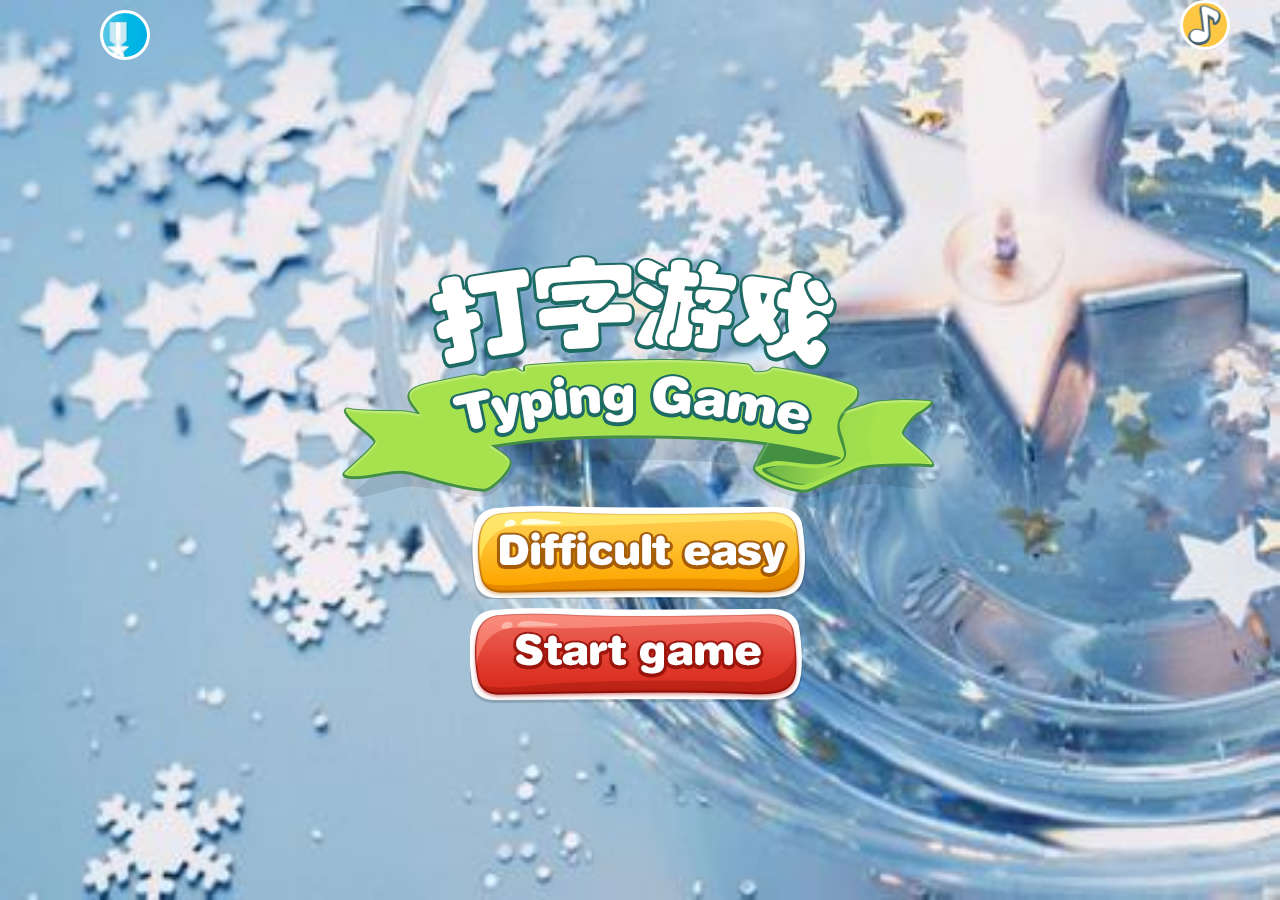
<file: project/打字游戏/index.html>
<!DOCTYPE html>
<html lang="en">
<head>
    <meta charset="UTF-8">
    <title>Title</title>
    <style>
        @keyframes move{
            0%{
                transform:translateX(0);
            }
            25%{
                transform:translateX(-30px);
            }
            50%{
                transform:translateX(0px);
            }
            75%{
                transform:translateX(30px);
            }
            100%{
                transform:translateX(0);
            }
        }
        @keyframes rotate{
            0%{
                transform:rotate(0deg);
            }
            100%{
                transform:rotate(360deg);
            }
        }
        *{
            margin: 0;
            padding: 0;
            list-style: none;
        }
        body,html{
            height: 100%;
            width: 100%;
            overflow: hidden;
            color:#fff;
            font-size: 24px;
            font-family:"微软雅黑";
            font-weight:bold;
            text-shadow:0px 0px 5px #000;
        }
        .music{
            width:50px;height:50px;
            border-radius: 50%;
            background:url(images/music.png) no-repeat center;
            position: absolute;
            right:100px;top:10px;
            z-index:9999;
            background-color:#FEC743;
            border:3px solid #fff;
            animation:rotate 3s linear infinite;
            cursor:pointer;
        }
        .paitubiao{
            width:50px;height:50px;
            border-radius: 50%;
            background:url(images/pai.jpg) no-repeat center;
            position: absolute;
            background-size: 52px 52px;
            left:100px;top:10px;
            z-index:9999;
            border:3px solid #fff;
            cursor:pointer;
        }
        .paineirong{
            display: none;
            position: absolute;
            width:280px;
            height:150px;
            padding: 10px 0px;
            background:rgba(16,98,94,.8);
            top:67px;
            left:27px;
            z-index: 9999;
        }
        .paineirong li{
            margin-top: 10px;
        }
        .paineirong li span{
            margin-left: 20px;
        }
        .scene{
            width:100%;
            height:100%;
            position:absolute;
            background-image:url(images/bg.jpg);
            background-size:100% 100%;
            overflow:hidden;
        }
        .startBox{
            width:608px;
            height:400px;
            position:absolute;
            left:0;right:0;top:0;bottom:0;
            margin:auto;
            animation:move 3s linear infinite;
        }
        .choose,.start{
            width: 340px;
            margin: 0 auto;
        }
        .main{
            width:100%;
            height: 100%;
            margin:0 auto;
        }
        .daohang{
            width:800px;
            height:65px;
            margin:0 auto;
            display:none;
            position:relative;
            z-index:1;
        }
        .start,.choose{
            transition: all 1s;
        }
        .start:hover,.choose:hover{
            transform: scale(1.1);
        }
        .defen{
            float: left;
            margin-top: 23px;
            margin-left: 4px;
        }
        .scor{
            width:195px;height:65px;
            background:url(images/scor.png) no-repeat center;
            float:left;
        }
        .life{
            width:239px;height:65px;
            background:url(images/life.png) no-repeat center;
            float:left;
            margin-left:30px;
            position:relative;
            margin-top: 3px;
        }
        .stop{
            width:65px;height:65px;
            background:url(images/stop.png) no-repeat center;
            background-size:100%;
            float:right;
            cursor: pointer;
        }
        .scorinner,.stateinner{
            width:100px;height:30px;
            margin-left:121px;
            margin-top:26px;
        }
        .lifeinner{
            width:165px;height:40px;
            margin-left:140px;
            margin-top:22px;
        }
        .letter {
            width: 130px;
            height: 130px;
            background-size: contain;
            background-repeat: no-repeat;
            position: absolute;
        }
        .jiemian1,.jiemian2{
            width:100%;height:100%;
            background:rgba(0,0,0,0.5);
            position: absolute;
            left:0;top:0;
            display:none;
            z-index:99;
        }
        .overbox{
            width:484px;height:419px;
            background:url(images/over.png) no-repeat center;
            position: absolute;
            left:0;right:0;top:0;bottom:0;
            margin:auto;
        }
        .score{
            width:100px;height:40px;
            margin-left:280px;
            margin-top:150px;
            line-height:40px;
        }
        .maxscore{
            width:100px;height:40px;
            margin-left:280px;
            margin-top:5px;
            line-height:40px;
        }
        .btns{
            width:250px;height:93px;
            margin:0 auto;
            margin-top:30px;
        }
        .restart{
            width:93px;height:93px;
            background:url(images/restart.png);
            float:left;
            cursor:pointer;
            transition:all 1s;
        }
        .restart:hover{
            transform:rotate(360deg);
        }
        .quit{
            width:93px;height:93px;
            background:url(images/quit.png);
            float:right;
            cursor:pointer;
            background-size:100% 100%;
            transition:all 1s;
        }
        .quit:hover{
            transform:translateX(-30px);
        }
        .stopbox{
            width:470px;height:220px;
            background:url(images/stopbox.png);
            position:absolute;
            left:0;right:0;top:0;bottom:0;
            margin:auto;
            display:flex;
            align-items:flex-end;
            justify-content:space-around;
        }
        .continue{
            width:93px;height:93px;
            background:url(images/continue.png);
            margin-bottom:30px;
            cursor:pointer;
            transition:all 1s;
        }
        .continue:hover{
            transform:scale(1.1);
        }
        .stop-restart{
            width:93px;height:93px;
            background:url(images/restart.png);
            margin-bottom:30px;
            cursor:pointer;
            transition:all 1s;
        }
        .stop-restart:hover{
            transform:rotate(360deg);
        }
        .stop-quit{
            width:93px;height:93px;
            background:url(images/quit.png);
            background-size:100% 100%;
            margin-bottom:30px;
            cursor:pointer;
            transition:all 1s;
        }
        .stop-quit:hover{
            transform:translateX(-30px);
        }
        .difficult{
            width:839px;height:402px;
            background:url(images/difficult.png) no-repeat;
            position: absolute;
            left:0;right:0;top:0;bottom:0;
            margin:auto;
            display:none;
        }
        .choosebox{
            width:100%;height:93px;
            margin-top:200px;
            display:flex;
            justify-content:space-around;
        }
        .choosebox div{
            width:214px;height:93px;
            cursor:pointer;
            transition:all .5s;
        }
        .choosebox div:hover{
            transform:scale(1.1);
        }
        .easy{
            background:url(images/easy.png) no-repeat center;
        }
        .medium{
            background:url(images/medium.png) no-repeat center;
            box-shadow:0 0 5px red;
        }
        .hard{
            background:url(images/hard.png) no-repeat center;
        }
        .back{
            width:110px;height:110px;
            background:url(images/quit.png);
            margin:15px auto;
            cursor:pointer;
            transition:all 1s;
        }
        .back:hover{
            transform:rotate(360deg);
        }
    </style>
    <link rel="stylesheet" href="../五子棋/css/wuziqi.css">

</head>
<body>
<div class="paihang">
<div class="paitubiao"></div>
    <ul class="paineirong">
       
    </ul>
</div>
<div class="music"></div>
<div class="scene">
    <div class="qi"></div>
    <div class="startBox">
        <div class="logo">
            <img src="images/logo.png" alt="">
        </div>
        <div class="choose">
            <a href="#"><img src="images/choose.png" alt=""></a>
        </div>
        <div class="start">
            <a href="#"><img src="images/start.png" alt=""></a>
        </div>
    </div>
    <div class="daohang">
        <div class="scor">
            <div class="defen">得分</div>
            <div class="scorinner">0</div>
        </div>
        <div class="scor">
            <div class="defen">关卡</div>
            <div class="stateinner">1</div>
        </div>
        <div class="life">
            <div class="lifeinner">5</div>
        </div>
        <div class="stop"></div>
    </div>
    <div class="main"></div>
</div>
<div class="jiemian1">
    <div class="overbox">
        <div class="score">0</div>
        <div class="maxscore">0</div>
        <div class="btns">
            <div class="restart"></div>
            <div class="quit">
                <!--<img src="img/quit.png" alt="" class="tuichu">-->
            </div>
        </div>
    </div>
</div>
<div class="jiemian2">
    <div class="stopbox">
        <div class="continue"></div>
        <div class="stop-restart"></div>
        <div class="stop-quit"></div>
    </div>
</div>
<div class="difficult">
    <div class="choosebox">
        <div class="easy"></div>
        <div class="medium"></div>
        <div class="hard"></div>
    </div>
    <div class="back">
        <!--<img src="img/quit.png" alt="" class="tuichu">-->
    </div>
</div>
<audio src="123.mp3" autoplay loop></audio></body>
<script>
    /**
     * Created by Administrator on 2017/4/25.
     */
    var start=document.querySelector(".start");
    var scene=document.querySelector(".scene");
    var daohang=document.querySelector(".daohang")
    var choose=document.querySelector(".choose");
    var music=document.querySelector(".music");
    var audio=document.querySelector("audio");
    var choosebtn=document.querySelectorAll(".choosebox div");
    var difficult=document.querySelector(".difficult");
    var startBox=document.querySelector(".startBox");
    var restart=document.querySelector(".restart");
    var quit=document.querySelector(".quit");
    var back=document.querySelector(".back");
    var main=document.querySelector(".main");
    var scor=document.querySelector(".scorinner");
    var score=document.querySelector(".score");
    var maxscore=document.querySelector(".maxscore");
    var state=document.querySelector(".stateinner");
    var life=document.querySelector(".lifeinner");
    var stop=document.querySelector(".stop");
    var jiemian1=document.querySelector(".jiemian1");
    var jiemian2=document.querySelector(".jiemian2");
    var startBox=document.querySelector(".startBox");
   var paitubiao=document.querySelector(".paitubiao");
   var paineirong=document.querySelector(".paineirong");

    class Game {
        constructor(main,scor,state,life,jiemian1,jiemian2,score,maxscore,choosebtn,paineirong) {
            this.main = main;
            this.score = score;
            this.paineirong=paineirong;
            this.choosebtn = choosebtn;
            this.maxscoreele = maxscore;
            // this.maxscore=localStorage.score?localStorage.score:0;
            this.jiemian1 = jiemian1;
            this.jiemian2 = jiemian2;
            this.scorele = scor;
            this.scor=0;
            this.state =1;
            this.stateele = state;
            this.num = 3;
            this.obj = {};
            this.speed=5;
            this.lifeele=life;
            this.life=5;
            this.height=window.innerHeight;
            this.flag=true;
            this.st=null;
            this.maxscore=localStorage.score?JSON.parse(localStorage.score):[];
        }
        //游戏结束
        _gameover(){
            clearInterval(this.st);
            this.jiemian1.style.display="block";
            this.score.innerHTML=this.scor;
            // if(this.scor<=this.maxscore){
            //     this.maxscoreele.innerHTML=this.maxscore;
            // }else{
            //     this.maxscoreele.innerHTML=this.scor;
            //     localStorage.score=this.scor;
            //     this.maxscore=this.scor;
            // }
//            console.log(this.maxscore)
            if(this.maxscore.length<3||(this.maxscore.length>=3&&this.scor>this.maxscore[2].scor)){
                var player=prompt("请输入姓名：");
                this.maxscore.push({player,scor:this.scor});
                this.maxscore.sort(function(a,b){
                    if(a.scor> b.scor){
                        return -1;
                    }else{
                        return 1;
                    }
                })

            }
            if(this.maxscore.length>3){
                this.maxscore.pop();
            }
            localStorage.score=JSON.stringify(this.maxscore);

//            this.maxscoreele.innerHTML=this.maxscore[0].scor;
            this.main.innerHTML="";
            //this.obj={};
            //this.speed=5;
            //this.scor=0;
            //this.scorele.innerHTML=0;
            //this.state=1;
            //this.stateele.innerHTML=1;
            //this.life=5;
            //this.lifeele.innerHTML=5;
            this.flag=true;

        }
        //创建字母
        _createLetter() {
            var div = document.createElement("div");
            div.className = "letter";
            do {
                var rn = Math.floor(Math.random() * 26 + 65);
                var le = String.fromCharCode(rn);
            } while (this.obj[le])
            //div.innerHTML = le;
            div.style.backgroundImage=`url(images/${le}.png)`;
            do {
                var rl = Math.random() * 1200;
            } while (this._check(rl))
            var rt = -Math.random() * 100;

            div.style.left = rl + "px";
            div.style.top = rt + "px";
            this.obj[le] = {left: rl, top: rt, el: div};
            this.main.appendChild(div);
        }
        //判断不重叠
        _check(left) {
            for (let i in this.obj) {
                if (this.obj[i].left - 130 < left && left < this.obj[i].left + 130) {
                    return true;
                }
            }
        }
        //外面开始
        start(){
            for(let i=0;i<this.num;i++){
                this._createLetter();
            }
            this._move();
            this._keydown();
            this.flag=false;
             this.maxscore=localStorage.score?JSON.parse(localStorage.score):[];
            this.reWrite();
        }
        //游戏开始
        _move(){
            this.st=setInterval(function(){
                for (let i in this.obj) {
                    var t = this.obj[i].top;
                    t += this.speed;
                    this.obj[i].top = t;
                    this.obj[i].el.style.top = t + "px";
                    if(t>this.height){
                        this.life--;
                        this.lifeele.innerHTML=this.life;
                        this.main.removeChild(this.obj[i].el);
                        delete this.obj[i];
                        this._createLetter();
                        if(this.life==0){
                            this._gameover();
                            return;
                        }
                    }

                }
            }.bind(this),50)
        }
        //键盘事件
        _keydown(){
            document.onkeydown = function (e) {

                var keycode = e.keyCode;
                var l = String.fromCharCode(keycode);
                if (this.obj[l]) {
                    this.main.removeChild(this.obj[l].el);
                    delete this.obj[l];
                    this.scor++;
                    this.scorele.innerHTML=this.scor;
                    if(this.scor%10===0){
                        this._upstate();
                    }
                    this._createLetter();
                }
            }.bind(this)
        }
        //关卡
        _upstate(){
            this.state++;
            this.stateele.innerHTML=this.state;
            if(this.state<=3){
                this._createLetter();
            }else{
                this.speed+=3;
            }
        }
         reWrite(){
        this.paineirong.innerHTML="";
        let that=this;
        for(let i=0; i<this.maxscore.length;i++){
 that.paineirong.innerHTML+=`<li><span>姓名：${this.maxscore[i].player}</span><span>得分：${this.maxscore[i].scor}</span></li>`;
        }
           
        
    }

        //重新开始
        restart(){
            this.main.innerHTML="";
            this.obj={};
            this.speed=5;
            this.scor=0;
            this.scorele.innerHTML=0;
            this.state=1;
            this.stateele.innerHTML=1;
            this.life=5;
            this.lifeele.innerHTML=5;
        }
        //暂停
        pause(){
            clearInterval(this.st);
            document.onkeydown=null;
        }
        //里面开始
        play(){
            this._move();
            this._keydown();
        }
        //难易度
        choosebtnplay(){
            //for (let i = 0; i < this.choosebtn.length; i++) {
            console.log(this.choosebtn[1])
            //this.choosebtn[i].style.boxShadow = "none";
            //}
            //this.style.boxShadow="0 0 5px red";
            if(this.choosebtn[0].className=="easy"){
                this.num=1;
            }else if(this.choosebtn[1]){
                this.num=3;
            }else if(this.choosebtn[2].className=="hard"){
                this.num=5;
            }
        }
    }
    var game = new Game(main,scor,state,life,jiemian1,jiemian2,score,maxscore,choosebtn,paineirong);
    var flag=true;
    start.onclick=function(){
        startBox.style.display="none";
        daohang.style.display="block";
        scene.style.backgroundImage="url(images/bg2.jpg)";

        //if(game.flag){
        game.restart();
        game.start();
        //}
    };
    choose.onclick=function(){
        startBox.style.display="none";
        difficult.style.display="block";
    };
    choosebtn.forEach(function(choosebtns){
        choosebtns.onclick=function(){
            game.choosebtnplay();
        }
    });
    restart.onclick=function(){
        jiemian1.style.display="none";
        //if(game.flag){
        game.restart();
        game.start();
        //}
    };
    stop.onclick=function(){
        if(flag){
            stop.style.backgroundImage="url(images/continue.png)";
            game.pause();
        }else{
            stop.style.backgroundImage="url(images/stop.png)";
            game.play();
        }
        flag=!flag;

    };
    quit.onclick=function(){
        jiemian1.style.display="none";
        //main.style.display="none";
        daohang.style.display="none";
        startBox.style.display="block";
        scene.style.backgroundImage="url(images/bg.jpg)";
    };
    back.onclick=function(){
        difficult.style.display="none";
        startBox.style.display="block";
    };
    music.onclick=function(){
        if(flag){
            music.style.animationPlayState="paused";
            audio.pause();
        }else{
            music.style.animationPlayState="running";
            audio.play();
        }
        flag=!flag;
    }
    paitubiao.onclick=function(e){
    e.stopPropagation();
    paineirong.style.display="block";
    game.reWrite();
}
window.onclick=function(){
    paineirong.style.display="none";
    paineirong.innerHTML="";
}
</script>
</html>
</file>
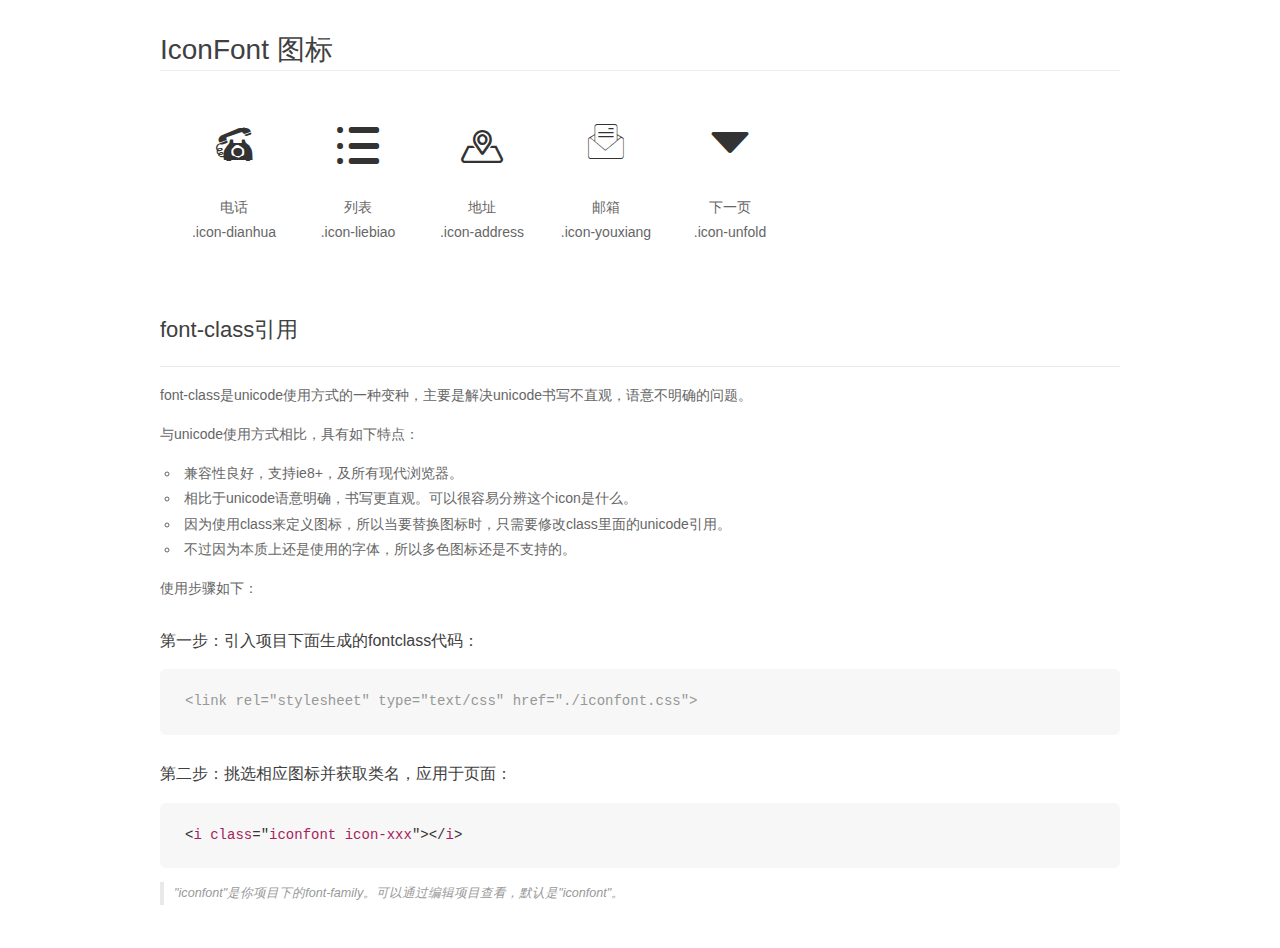
<file: font/demo_fontclass.html>
<!DOCTYPE html>
<html>
<head>
    <meta charset="utf-8"/>
    <title>IconFont</title>
    <link rel="stylesheet" href="demo.css">
    <link rel="stylesheet" href="iconfont.css">
</head>
<body>
    <div class="main markdown">
        <h1>IconFont 图标</h1>
        <ul class="icon_lists clear">
            
                <li>
                <i class="icon iconfont icon-dianhua"></i>
                    <div class="name">电话</div>
                    <div class="fontclass">.icon-dianhua</div>
                </li>
            
                <li>
                <i class="icon iconfont icon-liebiao"></i>
                    <div class="name">列表</div>
                    <div class="fontclass">.icon-liebiao</div>
                </li>
            
                <li>
                <i class="icon iconfont icon-address"></i>
                    <div class="name">地址</div>
                    <div class="fontclass">.icon-address</div>
                </li>
            
                <li>
                <i class="icon iconfont icon-youxiang"></i>
                    <div class="name">邮箱</div>
                    <div class="fontclass">.icon-youxiang</div>
                </li>
            
                <li>
                <i class="icon iconfont icon-unfold"></i>
                    <div class="name">下一页</div>
                    <div class="fontclass">.icon-unfold</div>
                </li>
            
        </ul>

        <h2 id="font-class-">font-class引用</h2>
        <hr>

        <p>font-class是unicode使用方式的一种变种，主要是解决unicode书写不直观，语意不明确的问题。</p>
        <p>与unicode使用方式相比，具有如下特点：</p>
        <ul>
        <li>兼容性良好，支持ie8+，及所有现代浏览器。</li>
        <li>相比于unicode语意明确，书写更直观。可以很容易分辨这个icon是什么。</li>
        <li>因为使用class来定义图标，所以当要替换图标时，只需要修改class里面的unicode引用。</li>
        <li>不过因为本质上还是使用的字体，所以多色图标还是不支持的。</li>
        </ul>
        <p>使用步骤如下：</p>
        <h3 id="-fontclass-">第一步：引入项目下面生成的fontclass代码：</h3>


        <pre><code class="lang-js hljs javascript"><span class="hljs-comment">&lt;link rel="stylesheet" type="text/css" href="./iconfont.css"&gt;</span></code></pre>
        <h3 id="-">第二步：挑选相应图标并获取类名，应用于页面：</h3>
        <pre><code class="lang-css hljs">&lt;<span class="hljs-selector-tag">i</span> <span class="hljs-selector-tag">class</span>="<span class="hljs-selector-tag">iconfont</span> <span class="hljs-selector-tag">icon-xxx</span>"&gt;&lt;/<span class="hljs-selector-tag">i</span>&gt;</code></pre>
        <blockquote>
        <p>"iconfont"是你项目下的font-family。可以通过编辑项目查看，默认是"iconfont"。</p>
        </blockquote>
    </div>
</body>
</html>
</file>
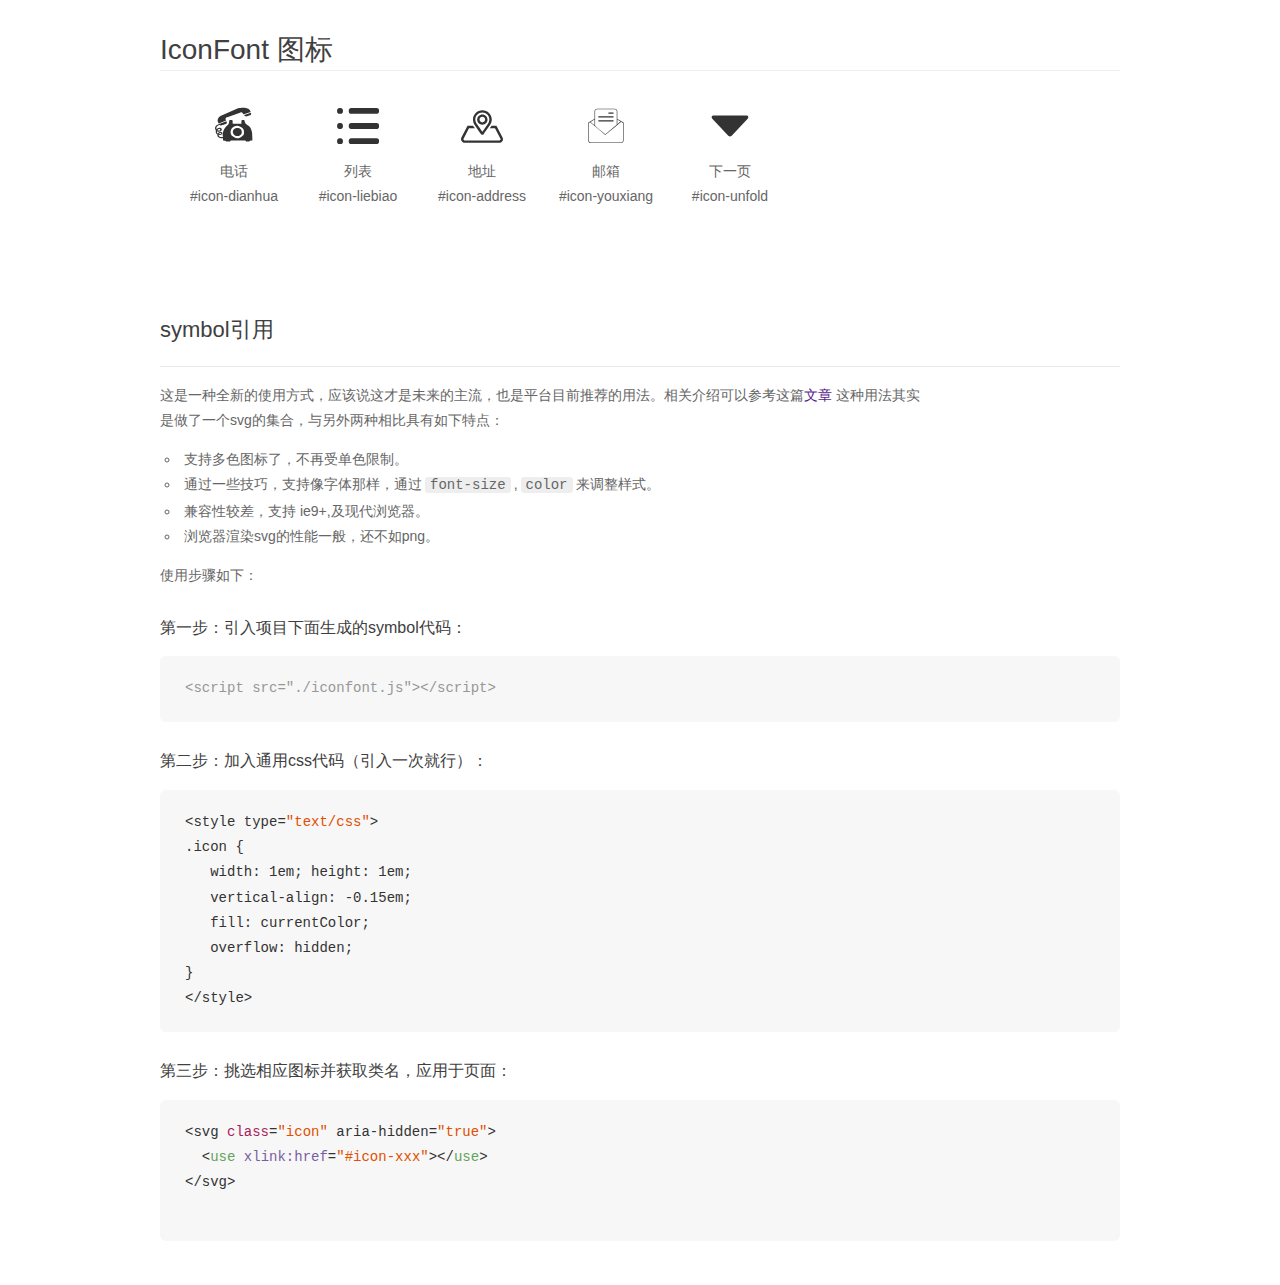
<file: font/demo_symbol.html>
<!DOCTYPE html>
<html>
<head>
    <meta charset="utf-8"/>
    <title>IconFont</title>
    <link rel="stylesheet" href="demo.css">
    <script src="iconfont.js"></script>

    <style type="text/css">
        .icon {
          /* 通过设置 font-size 来改变图标大小 */
          width: 1em; height: 1em;
          /* 图标和文字相邻时，垂直对齐 */
          vertical-align: -0.15em;
          /* 通过设置 color 来改变 SVG 的颜色/fill */
          fill: currentColor;
          /* path 和 stroke 溢出 viewBox 部分在 IE 下会显示
             normalize.css 中也包含这行 */
          overflow: hidden;
        }

    </style>
</head>
<body>
    <div class="main markdown">
        <h1>IconFont 图标</h1>
        <ul class="icon_lists clear">
            
                <li>
                    <svg class="icon" aria-hidden="true">
                        <use xlink:href="#icon-dianhua"></use>
                    </svg>
                    <div class="name">电话</div>
                    <div class="fontclass">#icon-dianhua</div>
                </li>
            
                <li>
                    <svg class="icon" aria-hidden="true">
                        <use xlink:href="#icon-liebiao"></use>
                    </svg>
                    <div class="name">列表</div>
                    <div class="fontclass">#icon-liebiao</div>
                </li>
            
                <li>
                    <svg class="icon" aria-hidden="true">
                        <use xlink:href="#icon-address"></use>
                    </svg>
                    <div class="name">地址</div>
                    <div class="fontclass">#icon-address</div>
                </li>
            
                <li>
                    <svg class="icon" aria-hidden="true">
                        <use xlink:href="#icon-youxiang"></use>
                    </svg>
                    <div class="name">邮箱</div>
                    <div class="fontclass">#icon-youxiang</div>
                </li>
            
                <li>
                    <svg class="icon" aria-hidden="true">
                        <use xlink:href="#icon-unfold"></use>
                    </svg>
                    <div class="name">下一页</div>
                    <div class="fontclass">#icon-unfold</div>
                </li>
            
        </ul>


        <h2 id="symbol-">symbol引用</h2>
        <hr>

        <p>这是一种全新的使用方式，应该说这才是未来的主流，也是平台目前推荐的用法。相关介绍可以参考这篇<a href="">文章</a>
        这种用法其实是做了一个svg的集合，与另外两种相比具有如下特点：</p>
        <ul>
          <li>支持多色图标了，不再受单色限制。</li>
          <li>通过一些技巧，支持像字体那样，通过<code>font-size</code>,<code>color</code>来调整样式。</li>
          <li>兼容性较差，支持 ie9+,及现代浏览器。</li>
          <li>浏览器渲染svg的性能一般，还不如png。</li>
        </ul>
        <p>使用步骤如下：</p>
        <h3 id="-symbol-">第一步：引入项目下面生成的symbol代码：</h3>
        <pre><code class="lang-js hljs javascript"><span class="hljs-comment">&lt;script src="./iconfont.js"&gt;&lt;/script&gt;</span></code></pre>
        <h3 id="-css-">第二步：加入通用css代码（引入一次就行）：</h3>
        <pre><code class="lang-js hljs javascript">&lt;style type=<span class="hljs-string">"text/css"</span>&gt;
.icon {
   width: <span class="hljs-number">1</span>em; height: <span class="hljs-number">1</span>em;
   vertical-align: <span class="hljs-number">-0.15</span>em;
   fill: currentColor;
   overflow: hidden;
}
&lt;<span class="hljs-regexp">/style&gt;</span></code></pre>
        <h3 id="-">第三步：挑选相应图标并获取类名，应用于页面：</h3>
        <pre><code class="lang-js hljs javascript">&lt;svg <span class="hljs-class"><span class="hljs-keyword">class</span></span>=<span class="hljs-string">"icon"</span> aria-hidden=<span class="hljs-string">"true"</span>&gt;<span class="xml"><span class="hljs-tag">
  &lt;<span class="hljs-name">use</span> <span class="hljs-attr">xlink:href</span>=<span class="hljs-string">"#icon-xxx"</span>&gt;</span><span class="hljs-tag">&lt;/<span class="hljs-name">use</span>&gt;</span>
</span>&lt;<span class="hljs-regexp">/svg&gt;
        </span></code></pre>
    </div>
</body>
</html>
</file>
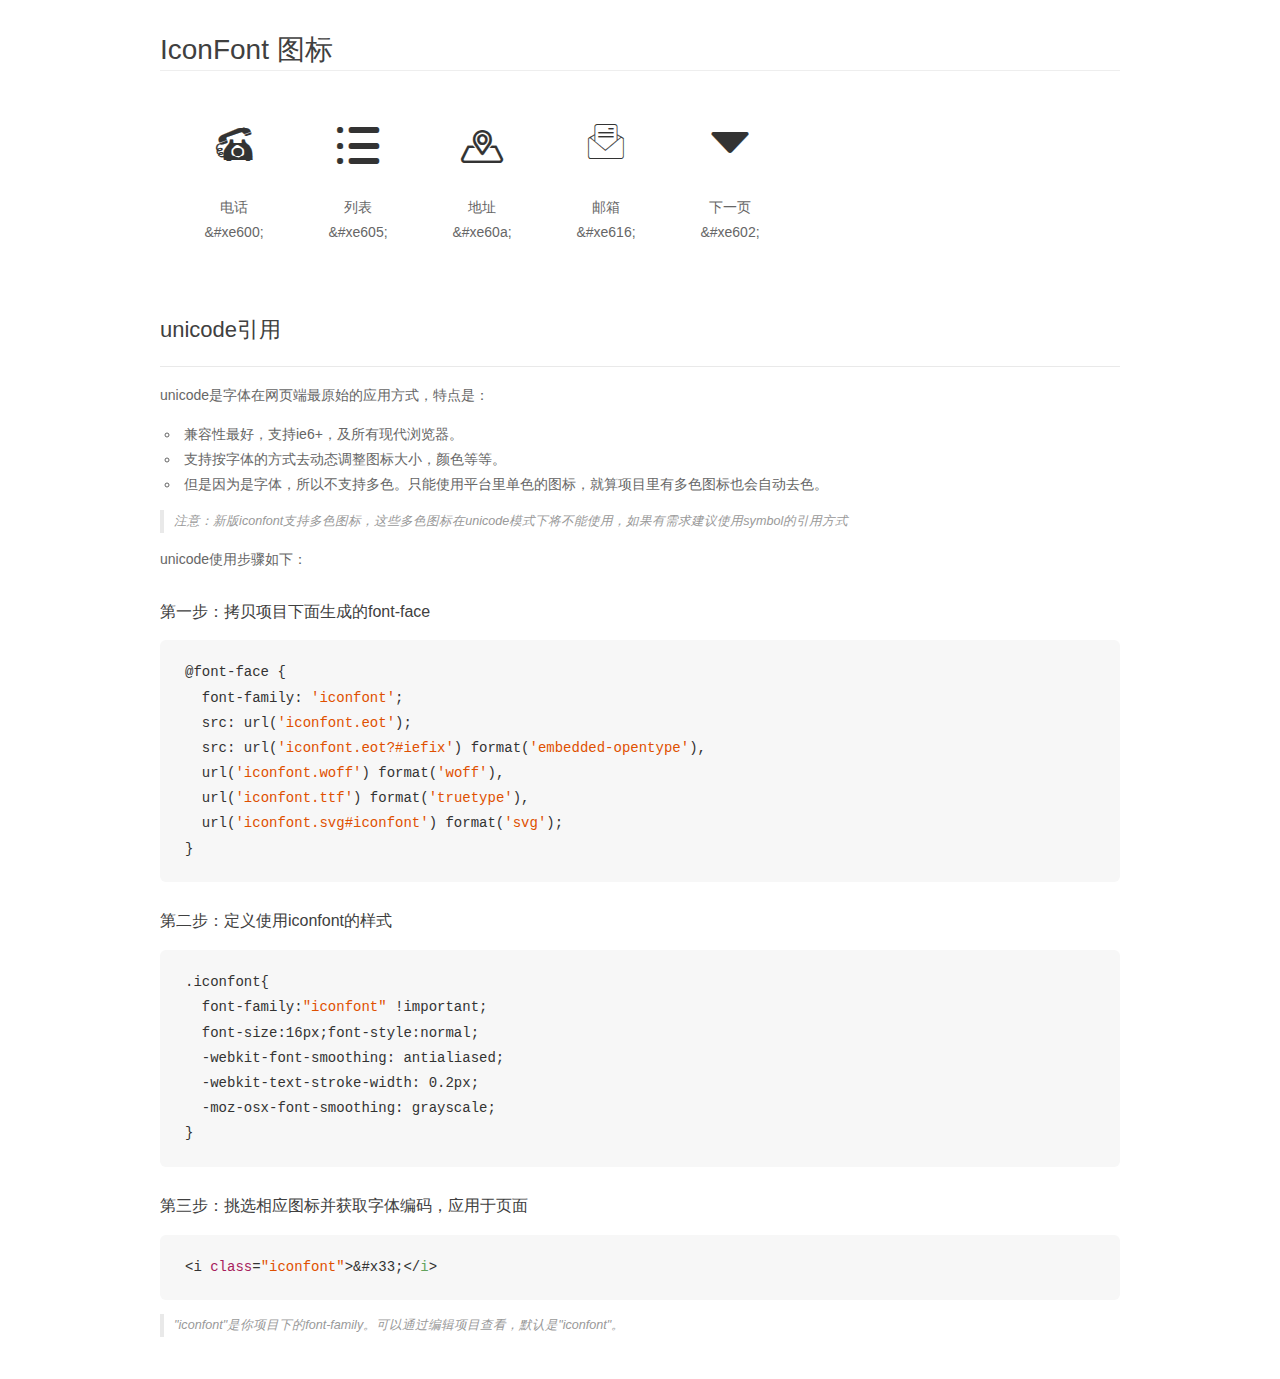
<file: font/demo_unicode.html>
<!DOCTYPE html>
<html>
<head>
    <meta charset="utf-8"/>
    <title>IconFont</title>
    <link rel="stylesheet" href="demo.css">

    <style type="text/css">

        @font-face {font-family: "iconfont";
          src: url('iconfont.eot'); /* IE9*/
          src: url('iconfont.eot#iefix') format('embedded-opentype'), /* IE6-IE8 */
          url('iconfont.woff') format('woff'), /* chrome, firefox */
          url('iconfont.ttf') format('truetype'), /* chrome, firefox, opera, Safari, Android, iOS 4.2+*/
          url('iconfont.svg#iconfont') format('svg'); /* iOS 4.1- */
        }

        .iconfont {
          font-family:"iconfont" !important;
          font-size:16px;
          font-style:normal;
          -webkit-font-smoothing: antialiased;
          -webkit-text-stroke-width: 0.2px;
          -moz-osx-font-smoothing: grayscale;
        }

    </style>
</head>
<body>
    <div class="main markdown">
        <h1>IconFont 图标</h1>
        <ul class="icon_lists clear">
            
                <li>
                <i class="icon iconfont">&#xe600;</i>
                    <div class="name">电话</div>
                    <div class="code">&amp;#xe600;</div>
                </li>
            
                <li>
                <i class="icon iconfont">&#xe605;</i>
                    <div class="name">列表</div>
                    <div class="code">&amp;#xe605;</div>
                </li>
            
                <li>
                <i class="icon iconfont">&#xe60a;</i>
                    <div class="name">地址</div>
                    <div class="code">&amp;#xe60a;</div>
                </li>
            
                <li>
                <i class="icon iconfont">&#xe616;</i>
                    <div class="name">邮箱</div>
                    <div class="code">&amp;#xe616;</div>
                </li>
            
                <li>
                <i class="icon iconfont">&#xe602;</i>
                    <div class="name">下一页</div>
                    <div class="code">&amp;#xe602;</div>
                </li>
            
        </ul>
        <h2 id="unicode-">unicode引用</h2>
        <hr>

        <p>unicode是字体在网页端最原始的应用方式，特点是：</p>
        <ul>
        <li>兼容性最好，支持ie6+，及所有现代浏览器。</li>
        <li>支持按字体的方式去动态调整图标大小，颜色等等。</li>
        <li>但是因为是字体，所以不支持多色。只能使用平台里单色的图标，就算项目里有多色图标也会自动去色。</li>
        </ul>
        <blockquote>
        <p>注意：新版iconfont支持多色图标，这些多色图标在unicode模式下将不能使用，如果有需求建议使用symbol的引用方式</p>
        </blockquote>
        <p>unicode使用步骤如下：</p>
        <h3 id="-font-face">第一步：拷贝项目下面生成的font-face</h3>
        <pre><code class="lang-js hljs javascript">@font-face {
  font-family: <span class="hljs-string">'iconfont'</span>;
  src: url(<span class="hljs-string">'iconfont.eot'</span>);
  src: url(<span class="hljs-string">'iconfont.eot?#iefix'</span>) format(<span class="hljs-string">'embedded-opentype'</span>),
  url(<span class="hljs-string">'iconfont.woff'</span>) format(<span class="hljs-string">'woff'</span>),
  url(<span class="hljs-string">'iconfont.ttf'</span>) format(<span class="hljs-string">'truetype'</span>),
  url(<span class="hljs-string">'iconfont.svg#iconfont'</span>) format(<span class="hljs-string">'svg'</span>);
}
</code></pre>
        <h3 id="-iconfont-">第二步：定义使用iconfont的样式</h3>
        <pre><code class="lang-js hljs javascript">.iconfont{
  font-family:<span class="hljs-string">"iconfont"</span> !important;
  font-size:<span class="hljs-number">16</span>px;font-style:normal;
  -webkit-font-smoothing: antialiased;
  -webkit-text-stroke-width: <span class="hljs-number">0.2</span>px;
  -moz-osx-font-smoothing: grayscale;
}
</code></pre>
        <h3 id="-">第三步：挑选相应图标并获取字体编码，应用于页面</h3>
        <pre><code class="lang-js hljs javascript">&lt;i <span class="hljs-class"><span class="hljs-keyword">class</span></span>=<span class="hljs-string">"iconfont"</span>&gt;&amp;#x33;<span class="xml"><span class="hljs-tag">&lt;/<span class="hljs-name">i</span>&gt;</span></span></code></pre>

        <blockquote>
        <p>"iconfont"是你项目下的font-family。可以通过编辑项目查看，默认是"iconfont"。</p>
        </blockquote>
    </div>


</body>
</html>
</file>
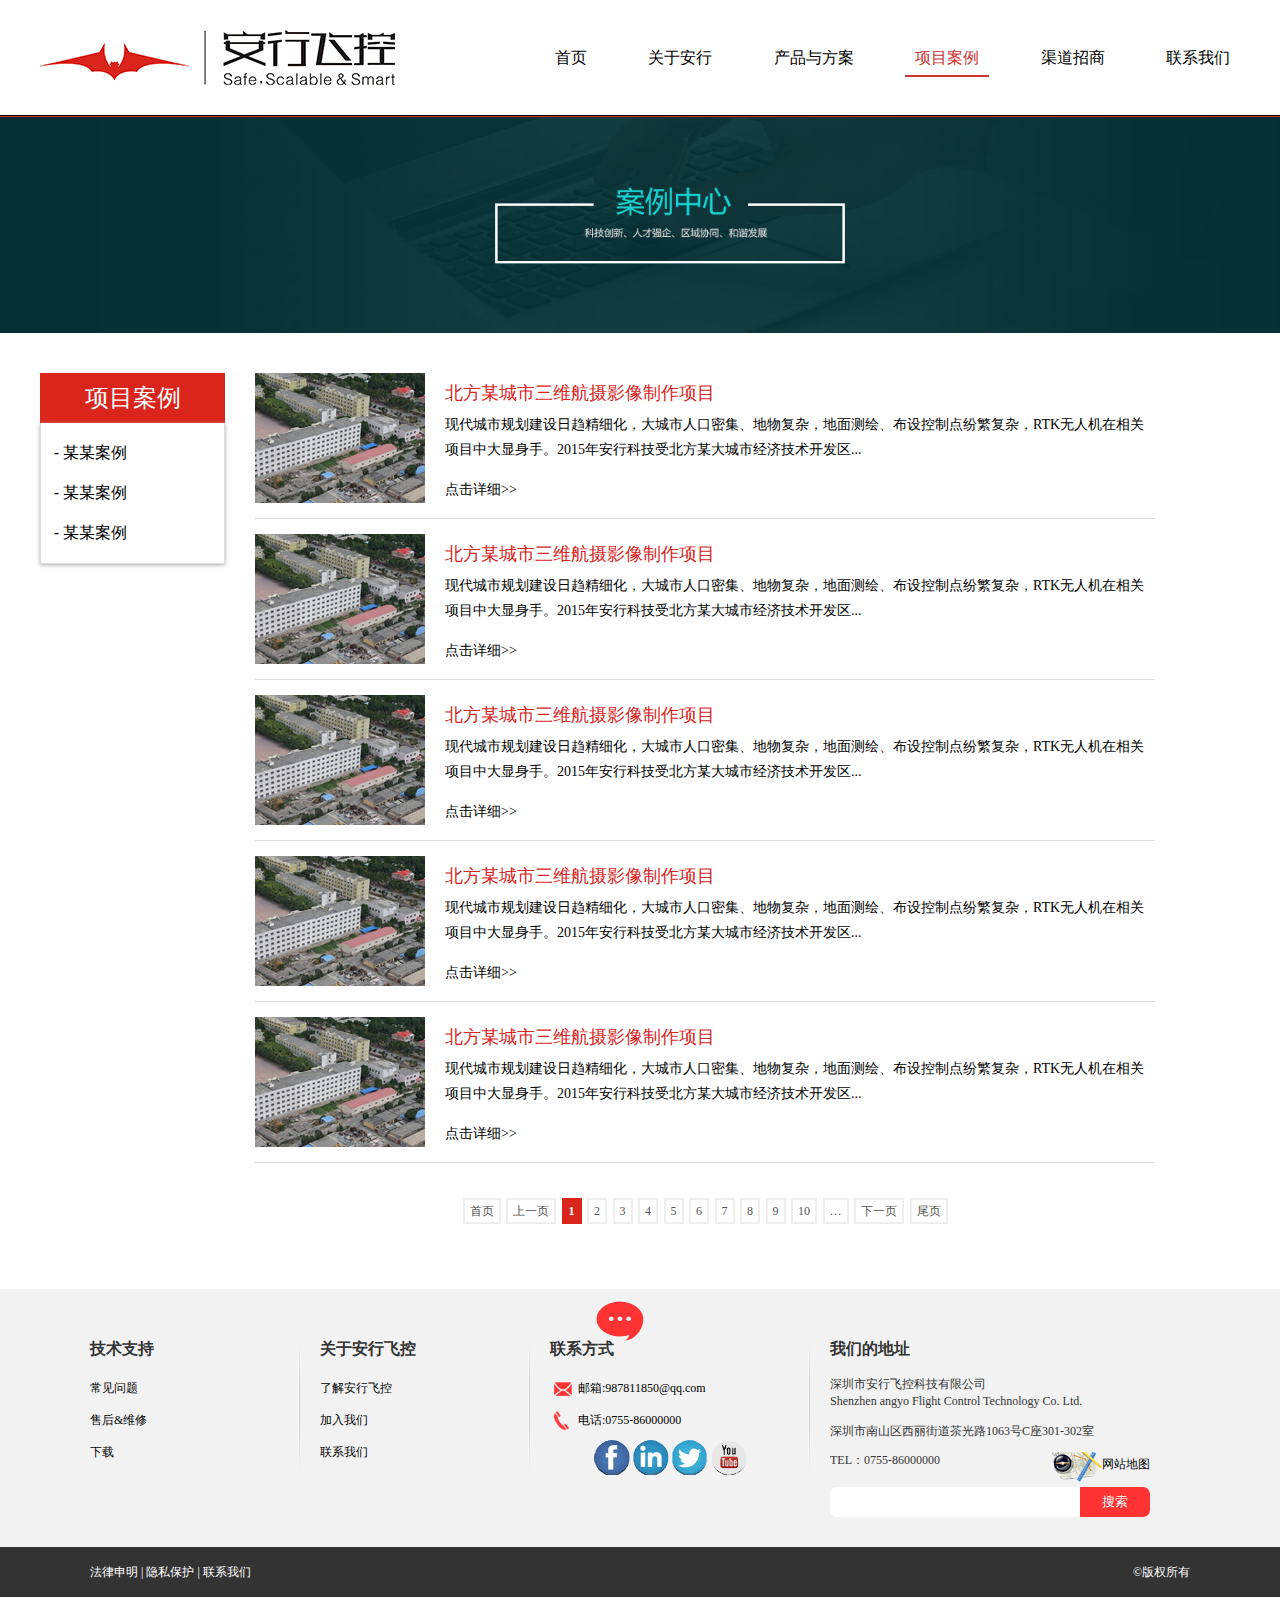
<file: project/qiye/case.html>
<!DOCTYPE html>
<html lang="en">
<head>
    <meta charset="UTF-8">
    <title>安行飞控</title>
    <meta name="viewport" content="width=device-width, initial-scale=1.0, maximum-scale=1.0, user-scalable=0">
    <link rel="stylesheet" href="css/reset.css">
    <link rel="stylesheet" href="css/thems.css">
</head>

<body>
<!--头部-->
<div class="header">
    <div class="head clearfix">
        <div class="logo"><a href=""><img src="images/logo.jpg" alt="安行飞控"/></a></div>
        <div class="nav_m">
            <div class="n_icon">导航栏</div>
            <ul class="nav clearfix">
                <li><a href="index.html">首页</a></li>
                <li><a href="about.html">关于安行</a></li>
                <li><a href="product.html">产品与方案</a></li>
                <li class="now"><a href="case.html">项目案例</a></li>
                <li><a href="join.html">渠道招商</a></li>
                <li><a href="contact.html">联系我们</a></li>
            </ul>
        </div>
    </div>
</div>
<!--头部-->
<!--幻灯片-->
<div class="banner banner_s">
	<img src="images/banner_b.jpg" alt=""/>
</div>
<!--幻灯片-->
<div class="space_hx">&nbsp;</div>
<div class="scd scd_a clearfix">
	<div class="scd_l">
    	<div class="name">项目案例</div>
        <ul class="s_nav">
        	<li>
            	<a href=""> - 某某案例</a>
            </li>
            <li>
            	<a href=""> - 某某案例</a>
            </li>
            <li>
            	<a href=""> - 某某案例</a>
            </li>
        </ul>
    </div>
    <div class="scd_r">
    	<div class="case">
        	<dl class="clearfix">
            	<dt><a href=""><img src="images/pic6.jpg" alt=""/></a></dt>
                <dd>
                	<div class="title"><a href="">北方某城市三维航摄影像制作项目</a></div>
                    <div class="des">现代城市规划建设日趋精细化，大城市人口密集、地物复杂，地面测绘、布设控制点纷繁复杂，RTK无人机在相关项目中大显身手。2015年安行科技受北方某大城市经济技术开发区...</div>
                    <div class="more"><a href="">点击详细>></a></div>
                </dd>
            </dl>
            <dl class="clearfix">
            	<dt><a href=""><img src="images/pic6.jpg" alt=""/></a></dt>
                <dd>
                	<div class="title"><a href="">北方某城市三维航摄影像制作项目</a></div>
                    <div class="des">现代城市规划建设日趋精细化，大城市人口密集、地物复杂，地面测绘、布设控制点纷繁复杂，RTK无人机在相关项目中大显身手。2015年安行科技受北方某大城市经济技术开发区...</div>
                    <div class="more"><a href="">点击详细>></a></div>
                </dd>
            </dl>
            <dl class="clearfix">
            	<dt><a href=""><img src="images/pic6.jpg" alt=""/></a></dt>
                <dd>
                	<div class="title"><a href="">北方某城市三维航摄影像制作项目</a></div>
                    <div class="des">现代城市规划建设日趋精细化，大城市人口密集、地物复杂，地面测绘、布设控制点纷繁复杂，RTK无人机在相关项目中大显身手。2015年安行科技受北方某大城市经济技术开发区...</div>
                    <div class="more"><a href="">点击详细>></a></div>
                </dd>
            </dl>
            <dl class="clearfix">
            	<dt><a href=""><img src="images/pic6.jpg" alt=""/></a></dt>
                <dd>
                	<div class="title"><a href="">北方某城市三维航摄影像制作项目</a></div>
                    <div class="des">现代城市规划建设日趋精细化，大城市人口密集、地物复杂，地面测绘、布设控制点纷繁复杂，RTK无人机在相关项目中大显身手。2015年安行科技受北方某大城市经济技术开发区...</div>
                    <div class="more"><a href="">点击详细>></a></div>
                </dd>
            </dl>
            <dl class="clearfix">
            	<dt><a href=""><img src="images/pic6.jpg" alt=""/></a></dt>
                <dd>
                	<div class="title"><a href="">北方某城市三维航摄影像制作项目</a></div>
                    <div class="des">现代城市规划建设日趋精细化，大城市人口密集、地物复杂，地面测绘、布设控制点纷繁复杂，RTK无人机在相关项目中大显身手。2015年安行科技受北方某大城市经济技术开发区...</div>
                    <div class="more"><a href="">点击详细>></a></div>
                </dd>
            </dl>
            <div class="space_hx">&nbsp;</div>
            <div class="pages">
                <a href="">首页</a>
                <a href="">上一页</a>
                <a href="" class="now">1</a>
                <a href="">2</a>
                <a href="">3</a>
                <a href="">4</a>
                <a href="">5</a>
                <a href="">6</a>
                <a href="">7</a>
                <a href="">8</a>
                <a href="">9</a>
                <a href="">10</a>
                <a href="">…</a>
                <a href="">下一页</a>
                <a href="">尾页</a>
            </div>
        </div>
    </div>
</div>
<div class="space_hx">&nbsp;</div>
<div class="bg_a">
	<ul class="f_nav clearfix">
    	<li>
        	<div class="name"><b>技术支持</b></div>
            <p><a href="">常见问题</a></p>
            <p><a href="">售后&维修</a></p>
            <p><a href="">下载</a></p>
        </li>
        <li>
        	<div class="name"><b>关于安行飞控</b></div>
            <p><a href="">了解安行飞控</a></p>
            <p><a href="">加入我们</a></p>
            <p><a href="">联系我们</a></p>
        </li>
        <li class="f_ct">
        	<div class="name"><b>联系方式<i>&nbsp;</i></b></div>
            <p>
            	<a href="mailto:987811850@qq.com">
                	<img src="images/icon6.png" alt=""/>
                    <span>邮箱:987811850@qq.com</span>
                </a>
            </p>
            <p>
            	<a href="tel:86008512">
                	<img src="images/icon5.png" alt=""/>
                    <span>电话:0755-86000000</span>
                </a>
            </p>
            <p class="share">
            	<a href=""><img src="images/f1.png" alt=""/></a>
                <a href=""><img src="images/f2.png" alt=""/></a>
                <a href=""><img src="images/f3.png" alt=""/></a>
                <a href=""><img src="images/f4.png" alt=""/></a>
            </p>
        </li>
        <li class="dz">
        	<div class="name"><b>我们的地址</b></div>
            <p>深圳市安行飞控科技有限公司<br/>
Shenzhen angyo Flight Control Technology Co. Ltd.</p>
			<p>深圳市南山区西丽街道茶光路1063号C座301-302室</p>
            <p>
            	TEL：0755-86000000
                <a href="" class="map">网站地图</a>
            </p>
            <div class="f_s">
            	<input name="" type="text">
                <input name="" type="submit" value="搜索">
            </div>
        </li>
    </ul>
</div>
<div class="f_bg">
	<div class="bq clearfix">
    	<div class="bq_l">
        	<a href="">法律申明</a> | 
            <a href="">隐私保护</a> | 
            <a href="">联系我们</a>
        </div>
        <div class="bq_r">©版权所有</div>
    </div>
</div>
</body>
</html>
</file>
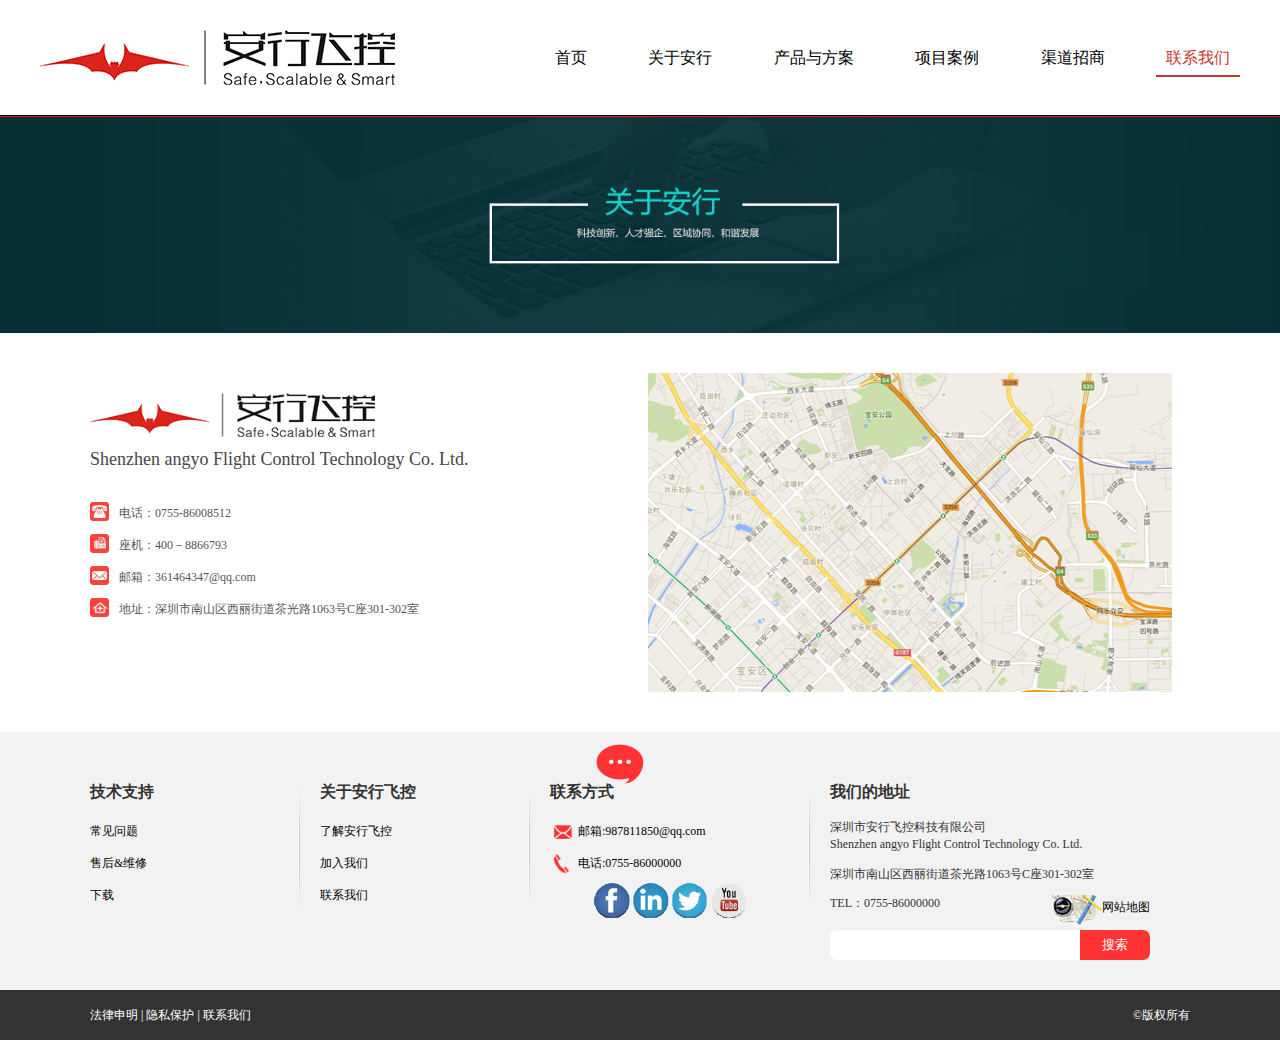
<file: project/qiye/contact.html>
<!DOCTYPE html>
<html lang="en">
<head>
    <meta charset="UTF-8">
    <title>安行飞控</title>
    <meta name="viewport" content="width=device-width, initial-scale=1.0, maximum-scale=1.0, user-scalable=0">
    <link rel="stylesheet" href="css/reset.css">
    <link rel="stylesheet" href="css/thems.css">
</head>

<body>
<!--头部-->
<div class="header">
    <div class="head clearfix">
        <div class="logo"><a href=""><img src="images/logo.jpg" alt="安行飞控"/></a></div>
        <div class="nav_m">
            <div class="n_icon">导航栏</div>
            <ul class="nav clearfix">
                <li><a href="index.html">首页</a></li>
                <li><a href="about.html">关于安行</a></li>
                <li><a href="product.html">产品与方案</a></li>
                <li><a href="case.html">项目案例</a></li>
                <li><a href="join.html">渠道招商</a></li>
                <li class="now"><a href="contact.html">联系我们</a></li>
            </ul>
        </div>
    </div>
</div>
<!--头部-->
<!--幻灯片-->
<div class="banner banner_s">
	<img src="images/banner_a.jpg" alt=""/>
</div>
<!--幻灯片-->
<div class="space_hx">&nbsp;</div>
<div class="scd scd_a clearfix">
	<dl class="contact clearfix">
    	<dt><img src="images/pic8.jpg" alt=""/></dt>
        <dd>
        	<div class="c_logo"><img src="images/logo.jpg" alt=""/></div>
            <h6>Shenzhen angyo Flight Control Technology Co. Ltd.</h6>
            <div class="c_m">
            	<p><img src="images/icon10.jpg" alt=""/><span>电话：0755-86008512</span></p>
                <p><img src="images/icon11.jpg" alt=""/><span>座机：400－8866793</span></p>
                <p><img src="images/icon12.jpg" alt=""/><span>邮箱：361464347@qq.com</span></p>
                <p><img src="images/icon13.jpg" alt=""/><span>地址：深圳市南山区西丽街道茶光路1063号C座301-302室</span></p>
            </div>　　
        </dd>
    </dl>
</div>
<div class="space_hx">&nbsp;</div>
<div class="bg_a">
	<ul class="f_nav clearfix">
    	<li>
        	<div class="name"><b>技术支持</b></div>
            <p><a href="">常见问题</a></p>
            <p><a href="">售后&维修</a></p>
            <p><a href="">下载</a></p>
        </li>
        <li>
        	<div class="name"><b>关于安行飞控</b></div>
            <p><a href="">了解安行飞控</a></p>
            <p><a href="">加入我们</a></p>
            <p><a href="">联系我们</a></p>
        </li>
        <li class="f_ct">
        	<div class="name"><b>联系方式<i>&nbsp;</i></b></div>
            <p>
            	<a href="mailto:987811850@qq.com">
                	<img src="images/icon6.png" alt=""/>
                    <span>邮箱:987811850@qq.com</span>
                </a>
            </p>
            <p>
            	<a href="tel:86008512">
                	<img src="images/icon5.png" alt=""/>
                    <span>电话:0755-86000000</span>
                </a>
            </p>
            <p class="share">
            	<a href=""><img src="images/f1.png" alt=""/></a>
                <a href=""><img src="images/f2.png" alt=""/></a>
                <a href=""><img src="images/f3.png" alt=""/></a>
                <a href=""><img src="images/f4.png" alt=""/></a>
            </p>
        </li>
        <li class="dz">
        	<div class="name"><b>我们的地址</b></div>
            <p>深圳市安行飞控科技有限公司<br/>
Shenzhen angyo Flight Control Technology Co. Ltd.</p>
			<p>深圳市南山区西丽街道茶光路1063号C座301-302室</p>
            <p>
            	TEL：0755-86000000
                <a href="" class="map">网站地图</a>
            </p>
            <div class="f_s">
            	<input name="" type="text">
                <input name="" type="submit" value="搜索">
            </div>
        </li>
    </ul>
</div>
<div class="f_bg">
	<div class="bq clearfix">
    	<div class="bq_l">
        	<a href="">法律申明</a> | 
            <a href="">隐私保护</a> | 
            <a href="">联系我们</a>
        </div>
        <div class="bq_r">©版权所有</div>
    </div>
</div>
</body>
</html>
</file>
<file: css/main.css>
@font-face {
    font-family: 'iconfont';
    src: url('../font/iconfont.eot');
    src: url('../font/iconfont.eot?#iefix') format('embedded-opentype'),
    url('../font/iconfont.woff') format('woff'),
    url('../font/iconfont.ttf') format('truetype'),
    url('../font/iconfont.svg#iconfont') format('svg');
}
.iconfont{
    font-family:"iconfont" !important;
    font-size:16px;font-style:normal;
    -webkit-font-smoothing: antialiased;
    -webkit-text-stroke-width: 0.2px;
    -moz-osx-font-smoothing: grayscale;
}

@keyframes bounceIn {
    from, 20%, 40%, 60%, 80%, to {
        -webkit-animation-timing-function: cubic-bezier(0.215, 0.610, 0.355, 1.000);
        animation-timing-function: cubic-bezier(0.215, 0.610, 0.355, 1.000);
    }

    0% {
        opacity: 0;
        -webkit-transform: scale3d(.3, .3, .3);
        transform: scale3d(.3, .3, .3);
    }

    20% {
        -webkit-transform: scale3d(1.1, 1.1, 1.1);
        transform: scale3d(1.1, 1.1, 1.1);
    }

    40% {
        -webkit-transform: scale3d(.9, .9, .9);
        transform: scale3d(.9, .9, .9);
    }

    60% {
        opacity: 1;
        -webkit-transform: scale3d(1.03, 1.03, 1.03);
        transform: scale3d(1.03, 1.03, 1.03);
    }

    80% {
        -webkit-transform: scale3d(.97, .97, .97);
        transform: scale3d(.97, .97, .97);
    }

    to {
        opacity: 1;
        -webkit-transform: scale3d(1, 1, 1);
        transform: scale3d(1, 1, 1);
    }
}

@keyframes bounceOut {
    20% {
        -webkit-transform: scale3d(.9, .9, .9);
        transform: scale3d(.9, .9, .9);
    }

    50%, 55% {
        opacity: 1;
        -webkit-transform: scale3d(1.1, 1.1, 1.1);
        transform: scale3d(1.1, 1.1, 1.1);
    }

    to {
        opacity: 0;
        -webkit-transform: scale3d(.3, .3, .3);
        transform: scale3d(.3, .3, .3);
    }
}


.caidan{
    position: fixed;
    left: 50px;
    top: 20px;
    z-index: 1;
    border-radius: 10px;
    width: 100px;
    height: 50px;
    color:#fff;
    font-size: 20px;
    background: rgba(0,0,0,.5);
    margin-bottom: 10px;
    padding: 10px 0;
    text-align: center;
    line-height: 50px;
    cursor: pointer;
}
#menu {
    display: none;
    position: fixed;
    left: 50px;
    top: 50px;
    width: 100px;
    z-index: 1;
    margin: 60px 0 0;
    padding: 0;
    list-style-type: none;
    /*overflow: hidden;*/
}

#menu li {
    margin-bottom: 10px;
    font: 14px "Microsoft Yahei";
}
#menu a {
    border-radius: 10px;
    display: block;
    width: 100px;
    /*border-radius:20px;*/
    padding: 10px 0;
    background-color: #fff;
    color: #383B4C;
    text-align: center;
    text-decoration: none;
}

#menu .active a {
    color: #fff;
    background-color: #383B4C;
}
#menu a:hover{
    color: #fff;
    background-color: #383B4C;
}
.box1{
    background-image: url(../img/1.jpg);
    background-repeat: no-repeat;
    background-position: center center;
    background-size: cover;
}
.box01_content{
    position: absolute;
    z-index: 3;
    top: 13%;
    left: 10%;
    width: 80%;
}

.head_div{
    width: 80%;
    margin:0 auto;
    height: 50%;
}

.cycle_item{
    background: url('../images/icon/cycle.svg') no-repeat;
    width: 400px;
    height: 400px;
    margin-left: auto;
    margin-right: auto;
    position: relative;
}

.green_cycle{
    width: 260px;
    height: 260px;
    margin:0 auto;
    padding-top: 70px;
}

.yellow_cycle{
    display: inline-block;
    width: 240px;
    height: 240px;
    margin: 10px;
}

.blue_cycle{
    width: 220px;
    height: 220px;
    text-align: center;
    margin: 10px auto 10px auto;
}

.green_cycle_img,.yellow_cycle_img,.blue_cycle_img{
    position: absolute;
}

.head_img_div{
    position: relative;
    z-index: 2;
    display: inline;
    width: 200px;
    height: 200px;
    margin-top: 7px;
}

.head_img {
    display: inline-block;
    width: 200px;
    height: 200px;
    border-radius: 50%;
    border: 3px solid pink;
    margin: 7px;
    -webkit-animation: headneon 1.5s ease-in-out infinite alternate;
    -moz-animation: headneon 1.5s ease-in-out infinite alternate;
    animation: headneon 1.5s ease-in-out infinite alternate;
}

@-webkit-keyframes headneon {
    from {
        box-shadow: 0 0 1px #fff,
        0 0 2px #fff,
        0 0 3px #fff,
        0 0 4px #fff;
    }
    to {
        box-shadow: 0 0 5px #fff,
        0 0 10px #fff,
        0 0 15px #fff,
        0 0 20px #fff;
    }
}

@-moz-keyframes headneon {
    from {
        box-shadow: 0 0 1px #fff,
        0 0 2px #fff,
        0 0 3px #fff,
        0 0 4px #fff;
    }
    to {
        box-shadow: 0 0 5px #fff,
        0 0 10px #fff,
        0 0 15px #fff,
        0 0 20px #fff;
    }
}

.green_cycle_img{
    animation-name: clockwise;
    animation-duration:1s;
    animation-timing-function: linear;
    animation-iteration-count: infinite;
    animation-direction: normal;

    /*safari & Chrome */
    -webkit-animation-name:clockwise;
    -webkit-animation-duration:1s;
    -webkit-animation-timing-function: linear;
    -webkit-animation-iteration-count: infinite;
    -webkit-animation-direction: normal;
}

.yellow_cycle_img{
    animation-name: anticlockwise;
    animation-duration:1s;
    animation-timing-function: linear;
    animation-iteration-count: infinite;
    animation-direction: normal;

    /*safari & Chrome */
    -webkit-animation-name:anticlockwise;
    -webkit-animation-duration:1s;
    -webkit-animation-timing-function: linear;
    -webkit-animation-iteration-count: infinite;
    -webkit-animation-direction: normal;
}

.blue_cycle_img{
    animation-name: clockwise;
    animation-duration:1s;
    animation-timing-function: linear;
    animation-iteration-count: infinite;
    animation-direction: normal;

    /*safari & Chrome */
    -webkit-animation-name:clockwise;
    -webkit-animation-duration:1s;
    -webkit-animation-timing-function: linear;
    -webkit-animation-iteration-count: infinite;
    -webkit-animation-direction: normal;
}

@keyframes clockwise{
    from {
        -webkit-transform:rotate(0deg);
        -moz-transform:rotate(0deg);
        -ms-transform: rotate(0deg);
        -o-transform: rotate(0deg);
    }
    to {
        -webkit-transform:rotate(360deg);
        -moz-transform:rotate(360deg);
        -ms-transform: rotate(360deg);
        -o-transform: rotate(360deg);
    }
}

@-webkit-keyframes clockwise{
    from {
        -webkit-transform:rotate(0deg);
    }
    to {
        -webkit-transform:rotate(360deg);
    }
}

@keyframes anticlockwise{
    from {
        -webkit-transform:rotate(0deg);
        -moz-transform:rotate(0deg);
        -ms-transform: rotate(0deg);
        -o-transform: rotate(0deg);
    }
    to {
        -webkit-transform:rotate(-360deg);
        -moz-transform:rotate(-360deg);
        -ms-transform: rotate(-360deg);
        -o-transform: rotate(-360deg);
    }
}

@-webkit-keyframes anticlockwise{
    from {
        -webkit-transform:rotate(0deg);
    }
    to {
        -webkit-transform:rotate(-360deg);
    }
}

.cycle_item a{
    position: absolute;
    display: block;
    border-radius: 25px;
    width:120px;
    height: 50px;
    left: -50px;
    top: 180px;
}


.box01_content h1,.box01_content h2{
    color: #ffffff;
    font-weight: lighter;
    text-align: center;
}

.box01_content .title{
    font-size: 40px;
    margin-top: 10px;
}

.box01_content .title_h2{
    font-size: 30px;
    margin-top: 10px;
    margin-bottom: 20px;
}

.box_content{
    width: 80%;
    /*left: 10%;*/
    position: absolute;
    z-index: 3;
}

.box_content{
    top: 18%;
}
.box1z{
    overflow: hidden;
    width:70%;
    height:100px;
    background: rgba(0,0,0,.5);
    position: absolute;

    bottom: 8%;
    left:15%;


    border-radius: 10px;
}

.wenzi p{
    font-size: 45px;
    color:#fff;
    text-align: center;
    line-height: 100px;
}
.wenzi{
    /*animation: shangxia 8s infinite;*/
    /*overflow: hidden;*/
    text-align: center;
    width:100%;
    height:100px;
    position: absolute;
    top:0;
    bottom: 0;
    left:0;
    right: 0;
    margin: auto;
}
.box2{
    background-image: url(../img/ggg.jpg);
    background-repeat: no-repeat;
    background-position: center center;
    background-size: cover;
}
.box3{
    background-image: url(../img/3.jpg);
    background-repeat: no-repeat;
    background-position: center center;
    background-size: cover;
}
.box4{
    background-image: url(../img/zzz.jpg);
    background-repeat: no-repeat;
    background-position: center center;
    background-size: cover;
}
.box5{
    background-image: url(../img/hhh.jpg);
    background-repeat: no-repeat;
    background-position: center center;
    background-size: cover;
}
.head2{
    width: 100%;
    height:100px;
    text-align: center;
    line-height: 40px;
    margin: 30px;
    color: aliceblue;
}

.myself{
    width:1200px;
    height: 500px;
    margin: 0 auto;


}
/*.myself h1{
	margin: 40px;
}*/
.myself p{
    width: 500px;
    height: 400px;
    margin: 40px;
    line-height: 50px;
    color: aliceblue;
}
.pic{
    width: 370px;
    height: 390px;
    position: relative;
    bottom:450px;
    left:750px;
    /* 观察者角度 */

    perspective-origin: top left;
    /* 观察者距离 */
    perspective: 1000px;
}
.pic ul{
    width: 370px;
    height: 390px;
    /*margin: 150px;*/
    /*background-color: gray;*/
    position: relative;
    transform-style: preserve-3d;/* 子元素以3D形式展示 */
    transition: all 10s linear;

}
.pic ul li{
    width: 370px;
    height: 390px;
    position: absolute;
    top: 0;
    left: 0;
    transition: all 5s linear;
}
.pic:hover .left{
    transform: translateX(-100px) rotateY(90deg);
    background-color: red;
    box-shadow: 0 0 10px 15px #fff;
}
.pic:hover .right{
    transform: translateX(100px) rotateY(90deg);
    background-color: blue;
    box-shadow: 0 0 10px 15px #fff;
}
.pic:hover .top{
    transform: translateY(-100px) rotateX(90deg);
    background-color: yellow;
    box-shadow: 0 0 10px 15px #fff;

}
.pic:hover .bottom{
    transform: translateY(100px) rotateX(90deg);
    background-color: pink;
    box-shadow: 0 0 10px 15px #fff;
}
.pic:hover .font{
    transform: translateZ(-100px) ;
    background-color: #422;
    box-shadow: 0 0 10px 15px #fff;
}
.pic:hover .behind{
    transform: translateZ(100px) ;
    background-color: orchid;
    box-shadow: 0 0 10px 15px #fff;
}
.pic:hover ul{
    transform: rotate3d(1, 1, 1, 360deg);
}
.pic img{
    width: 100%;
    height: 100%;
}
.jinengbt{
    /*width: 16%;*/
    /*border-bottom: 1px solid #4c4c4c;*/
    /*margin-bottom: 50px;*/
}
.jineng{
    overflow: hidden;
}
.jineng h1{
    color: #fff;
    text-align: center;
    padding: 20px 0;
}
/*进度*/
.skills{
    /*margin-top: 5px;*/
    width:100%;
    flex-grow:1;
    /*background: pink;*/
}
.skill1{
    width:33.3%;
    float:left;
    padding-top: 50px;
}
.skill2{
    margin-top: -500px;
}
.skill3{
    margin-top: -500px;
}
.skill4{
    margin-top: -500px;
}
.skill5{
    margin-top: 600px;
}
.skill6{
    margin-top: 600px;
}
.skill7{
    margin-top: 600px;
}
canvas{
    display: block;
    margin:0 auto;
}
.skill1 h3{
    width:100%;
    text-align: center;
    color:#fff;
    font-weight: 600;
    /*margin-top: 20px;*/
}
/*结束*/



.slide h1{
    text-align: center;
    color: #f8ffc2;
    font-size: 40px;
    margin-top: 15px;
}
.slide img{
    width:200px;
    height:200px;
}
.slide ul{
    width:1200px;
    margin: 0 auto;
}
.slide ul li{
    float: left;
    width: 20%;
    padding: 35px 0;
}
.slide ul li a{
    position: relative;
    width:200px;
    height:200px;
    display: block;
    margin: 0 auto;
    text-align: center;
}
.slide ul li a:hover .zhezhao{
    display: block;
}
.slide ul li h5{
    text-align: center;
    color:#fff;
    font-size: 20px;
    cursor: pointer;
}
.zhezhao{
    position: absolute;
    top:0;
    left: 0;
    width: 100%;
    background: rgba(21,33,13,.8);
    height:100%;
    display:none;
}
.zhezhao h5{
    font-size: 16px;
    text-align: center;
    line-height:200px;
}

.iconfont1{
    color: #fff;
    font-size: 50px;
    margin-top:30px;
}
.iconfont2{
    font-size: 30px;
}
.iconfont3{
    font-size: 45px;
    color:#fff;
    cursor: pointer;
}
.next{
    position: absolute;
    bottom:5px;
    right: 20px;
}
.tubiao{
    text-align: center;
    float: left;
    margin-top: 35px;
}

.clear:after{
    content: "";
    display: block;
    width: 0;
    height: 0;
    clear: both;
}


.bannerbox{
    background: #282826;

}
.bannerbox{
    background-image: url(../img/0d6a7b010dcdb408972a6ab4fe6fac3b.jpg);
    background-repeat: no-repeat;
    background-size:cover;
    height: 600px;
    background-position: center bottom;

    position: relative;
}
.neikuan{
    width: 1200px;
    margin: 0 auto;
}
.bannerbox h1{
    font-size: 40px;
    color: #f4e679;
    position: absolute;
    left: 0;
    right: 0;
    margin:auto;
    bottom: 25px;
    text-align: center;
}
.neikuan>.daohan{
    height: 80px;
    background: #e2a763;
    padding: 0 30px;
    box-sizing:border-box;

    /*text-align: justify; 分散对齐*/
}

.neikuan>.daohan>a{
    line-height: 80px;
    float: left;
    /*margin-left: 155px;*/
    font-size: 22px;
    color:#060606;
}
.neikuan>.daohan>h1{
    line-height: 80px;
    float: left;
    /*margin-left: 85px;*/
    font-size: 24px;
    color:#060606;
}
.waikuan{
    background: #f4e679;
}
.waikuan1{
    background: #030303;

}
.waikuan>.neikuan>.daohan>h1:nth-of-type(2){
    display: none!important;
}

.neikuan .zi{
    font-size: 50px;
    position: absolute;
    left: 401px;
    top: 42px;
    color:#000;
}
.neikuan .zixia{
    width:500px;
    height: 120px;
    font-size: 25px;
    position: absolute;
    top: 18%;
    left: 20%;
    color: #FBC944;
}
.p1biao{
    position: absolute;
    top: 0px;
    left: -600px;
}
.p2biao{
    position: absolute;
    top: 44px;
    left: -600px;
}
.p3biao{
    position: absolute;
    bottom: 0;
    left:-600px;
}
.neikuan>.guanyuyou1{
    position: absolute;
    top: 48%;
    left: 13%;
}
.neikuan>.guanyuyou1>ul>li{
    width: 150px;
    height:40px;
    border-radius: 10px;
    background:#BB2024;
    color:#fff;
    font-size: 18px;
    text-align: center;
    line-height: 40px;
    margin-bottom: 40px;
}

.neikuan>.guanyuyou2{
    position: absolute;
    top: 48%;
    left:31%;
}
.neikuan>.guanyuyou2>ul>li{
    width: 200px;
    height:40px;
    border-radius: 10px;
    background:#FDC73E;
    color:#000;
    font-size: 18px;
    text-align: center;
    line-height: 40px;
    margin-bottom: 40px;
}
.myping{
    position: absolute;
    top: 55%;
    right: 2%;
    width: 50%;
    height: 31%;
}
.myping h5{
    position: absolute;
    top: 0;
    right:-500px;
    color:#000;
    font-size: 25px;
}
.myping .pkuai{
    position: absolute;
    top: 35px;
    left: 30px;
    border: 2px solid #BB2024;
    width: 95%;
    height: 93%;
}
.myping .pkuai p{
    color:#000;
    width:95%;
    /*height: 80%;*/
    padding: 13px 15px;
    line-height: 33px;
    overflow: hidden;
    /*text-overflow:ellipsis;*/
    /*white-space: nowrap;*/
}
.neikuan>.zuopinzi>h1{
    font-size: 40px;
    text-align: center;
    margin-bottom: 35px;
    margin-top: 25px;
}

col{
    display: none!important
}


.sale-main{
    text-align:center;
    padding:85px 0;
}
.sale-left h3{
    color:#464646;
    font-size:2.35em;
    font-weight:700;
}
.sale-left p {
    color: #000000;
    font-size: 20px;
    line-height: 35px;
    font-weight: 400;
    padding: 0 15%;
    margin-top: 9%;
}
.sale-btn{
    margin-top:30%;
}
.sale-btn a {
    color: #fff;
    padding: 10px 2.2em;
    background: #a082f2;
    font-size: 2.1em;
    font-weight: 400;
    border: 2px solid #000;
    border-radius: 3px;
    -webkit-border-radius: 3px;
    -moz-border-radius: 3px;
    -o-border-radius: 3px;
    -ms-border-radius: 3px;
}
.sale-btn a:hover{
    background: #1d130f;
    transition: 0.5s all ease;
    -webkit-transition: 0.5s all ease;
    -moz-transition: 0.5s all ease;
    -o-transition: 0.5s all ease;
    -ms-transition: 0.5s all ease;
}
.sale-one{
    background: #5f747a;
    padding:3em 0px;
}
.sale-one p{
    color:#fff;
    font-size:2em;
    font-weight:400;
    line-height:1.6em;
    padding:0 15%;
}
.sale-bottom-left input[type="text"] {
    /*width: 100%;*/
    color: #000;
    outline: none;
    font-family: 'Lora', serif;
    font-size: 20px;
    padding: 15px 15px;
    margin-bottom: 27px;
    border: none;
    -webkit-appearance: none;
    font-weight: 400;
    background: #fff;
}
.sale-bottom-right textarea {
    resize: none;
    background: url(../img/ell.png) no-repeat 106px 38px #fff;
    /*width: 100%;*/
    margin: 0 auto;
    color: #000;
    text-align: center;
    font-size: 23px;
    font-family: 'Lora', serif;
    outline: none;
    /*padding: 15px 15px;*/
    border: 2px solid #000;
    min-height: 9.3em;
    -webkit-appearance: none;
    font-weight: 400;
}
.sale-bottom {
    margin-top: 9%;
}
/* ---------- TIMER ---------- */
.countDays,.countHours,.countMinutes,.countSeconds {
    width: 9%;
    float: left;
    color: rgb(0, 0, 0);
    text-align: center;
    margin-right: 20px;
}
#counter {
    width: 92%;
    height: 160px;
    margin-left: 18%;
    font-size: 60px;
    color: #FFF;
    overflow: hidden;
}
.timer{
    border-top:2px ridge #5F5F5F;
    border-bottom:2px ridge #5F5F5F;
}
.timer h4{
    font-size: 14px;
    color: #E5E5E5;
    font-style: normal;
    font-variant: normal;
    font-weight: lighter;
    letter-spacing: 1px;
    margin-top: 20px;
}
.countDays, .countHours, .countMinutes, .countSeconds {
    float: left;
    width: 21%;
    height: 64px;
}
.points {
    float: left;
    width:40px;
    margin: 0;
    font-size: 44px;
    font-weight: bold;
    text-align: center;
    line-height: 138px;
    text-shadow: none;
    color:#FFF;
    display: none;
}
.digit {
    position: absolute;
    top: 0;
    left:18px;
}
.boxName {
    float: left;
    width: 100%;
    font-size: 18px;
    color: #464646;
    font-weight: 500;
    clear: both;
    padding: 2px;
}
span.Days {
    padding-right: 18px;
}
span.Hours {
    margin-right: 0px;
}
span.Minutes {
    margin-right: 0px;
}
.Seconds {
    margin-right: 0px;
}
/* ---------- /TIMER ---------- */
.countDays {
    display: none;
}
.count {
    margin-top: 6%;
}
.box5-zuo{
    position: relative;
    left:-70%
}
.box5-you{
    position: relative;
    right:-70%
}

.biaopan{
    width:200px;
    height:200px;
    border:5px solid #f25555;
    margin:0 auto;
    border-radius:50%;
    position:absolute;
    z-index:9999;
    top:50%;
    left:22%;
    display:none;
    background-image:url(../img/iii.jpg);
    background-position:center;
    background-size:240px 240px;
}

/*中屏*/
@media screen and (max-width:1200px){
    .bannerbox>.neikuan{
        /*background-image: url(../img/ddd_03.jpg);*/

    }
    .neikuan{
        width: 100%;
        padding: 0 25px;
        box-sizing:border-box;
    }
    /*	.db{
        padding: 0 25px;
        box-sizing:border-box;
    }*/
    /*.waikuan>.neikuan>.daohan>a{
        margin-left: 60px;
        }
    .waikuan>.neikuan>.daohan>h1{
        margin-left: 100px;
        }*/


}


/*小屏*/
@media screen and (max-width:735px){
    .bannerbox>.neikuan{
        /*background-image: url(../img/ccc_03.jpg);*/

    }
    .waikuan>.neikuan>.daohan>a{
        display: none!important;
    }
    /*.waikuan>.daohan>.neikuan>a:nth-of-type(2){
        display:block;*/

    /*}*/
    /*.neikuan{
        width: 100%;
    }*/
    .waikuan>.neikuan>.daohan>h1{
        margin-left: 60px;
    }
    .waikuan>.neikuan>.daohan>h1:nth-of-type(2){
        display:block;

    }
    .neikuan{
        width: 100%;
    }

    .neikuan>.zibox>.zixia{
        margin-left: 3px;
    }
    .coll{
        display: block;
    }
}

/*work*/
.works-title{
    width: 60%;
    height: 50px;
    margin: 0 auto;
    text-align: center;
    line-height: 50px;
    color:#fff;
}
.process-box {
    width:1140px;
    height:450px;
    margin-top: -5%;
    margin-left: 5%;
}
.process-box ul {
    width:1140px;
}
.process-box ul li {
    width:196px;
    height:196px;
    float:left;
    cursor:pointer;
    position:relative;
}
.process-box ul li .kuang {
    position:absolute;
    width:196px;
    height:196px;
    -moz-transform:rotate(45deg);
    -webkit-transform:rotate(45deg);
    -o-transform:rotate(45deg);
    transform:rotate(45deg);
    border:1px solid #ddd;
    margin-top:42px;
    margin-left:42px;
}
.process-box ul li .kuang1 {
    top:0;
    left:0;
    z-index:1;
}
.process-box ul li .kuang2 {
    left:5px;
    top:0px;
    z-index:2;
}
.process-box ul li .text1 {
    width:276px;
    height:276px;
    text-align:center;
    z-index:3;
    position:absolute;
    left:7px;
    top:2px;
}
.process-box ul li .text1 .bg {
    width:276px;
    height:276px;
}
/*.process-box ul li .text1 .bg1 {*/
    /*background:url(../img/xm.png) no-repeat;*/
    /*overflow: hidden;*/
/*}*/
/*.process-box ul li .text1 .bg2 {*/
    /*background:url(../images/process-img2.png) no-repeat;*/
/*}*/
/*.process-box ul li .text1 .bg3 {*/
    /*background:url(../images/process-img3.png) no-repeat;*/
/*}*/
/*.process-box ul li .text1 .bg4 {*/
    /*background:url(../images/process-img4.png) no-repeat;*/
/*}*/
/*.process-box ul li .text1 .bg5 {*/
    /*background:url(../images/process-img5.png) no-repeat;*/
/*}*/
/*.process-box ul li .text1 .bg6 {*/
    /*background:url(../images/process-img6.png) no-repeat;*/
/*}*/
/*.process-box ul li .text1 .bg7 {*/
    /*background:url(../images/process-img7.png) no-repeat;*/
/*}*/
.process-box ul li .text1 .num {
    padding-top:50px;
    font-size:86px;
    color:#dacdc2;
    font-weight:700;
}
.process-box ul li .text1 .title {
    font-size:24px;
    color: #b9ca19;
}
.process-box ul li .text1 .eng {
    font-size:12px;
    color:#b4a078;
}
.process-box ul li .text2 {
    width:276px;
    height:276px;
    z-index:4;
    position:absolute;
    left:5px;
    top:0px;
    display:none;
}

.process-box ul li .text2 .mengban {
    border:1px solid #533b26;
    position:absolute;
    z-index:1;
    width:196px;
    height:196px;
    -moz-transform:rotate(45deg);
    -webkit-transform:rotate(45deg);
    -o-transform:rotate(45deg);
    transform:rotate(45deg);
    background: rgba(83, 59, 20, 0.81);
    margin-top:42px;
    margin-left:42px;
}
.process-box ul li .text2 .desc {
    position:absolute;
    z-index:2;
    width:140px;
    height:110px;
    top:88px;
    left:70px;
    font-size:24px;
    color:#fff;
    text-align:center;
    line-height:110px;
}
.process-box ul li .text2 .desc a{
    color: #fff;
    margin-left: -15%;
}
.process-box ul li {
    margin-right:89px;
}
.process-box ul.two li {
    margin-top:-40px;
}
.process-box ul li:hover .text2 {
    display:block;
}
/*拍摄服务流程结束*/
</file>
<file: css/base.css>
h1,h2,h3,h4,h5,h6,p,ul,li,ol,dl,dd,dt,form,input,textarea,pre,figure{
    margin:0;
    padding: 0;
    list-style:none;
}
a{
    text-decoration: none;
}
img{
    border:0;
}
i,u,del,b{
    font-style: normal;
    text-decoration: none;
    font-weight: normal;
}
body{
    font-family:微软雅黑,Verdana,simsun,Sans-Serif;
    color:#666;
    margin:0;
}
</file>
<file: css/sgh.css>
.neikuan{
			margin:0 auto;
		}
		.row:after{
			content:"";
			display: block;
			width: 0;
			height: 0;
			clear:both;
		}
		.col-sm-1,.col-sm-2,.col-sm-3,.col-sm-4,.col-sm-5,.col-sm-6,.col-sm-7,.col-sm-8,.col-sm-9,.col-sm-10,.col-sm-11,.col-sm-12,.col-md-1,.col-md-2,.col-md-3,.col-md-4,.col-md-5,.col-md-6,.col-md-7,.col-md-8,.col-md-9,.col-md-10,.col-md-11,.col-md-12,.col-lg-1,.col-lg-2,.col-lg-3,.col-lg-4,.col-lg-5,.col-lg-6,.col-lg-7,.col-lg-8,.col-lg-9,.col-lg-10,.col-lg-11,.col-lg-12{
			float:left;
			margin-bottom: 15px;
		}
		
		/*  大屏                          阀值*/
		@media screen and (max-width: 3000px) {
			.neikuan{
				width: 1200px;
			}
			.col-lg-1{
				width:8.333333%;
			}
			.col-lg-2{
				width:16.666667%;
			}
			.col-lg-3{
				width:25%;
			}
			.col-lg-4{
				width:33.333333%;
			}
			.col-lg-5{
				width:41.666667%;
			}
			.col-lg-6{
				width:50%;
			}
			.col-lg-7{
				width:58.333333%;
			}
			.col-lg-8{
				width:66.666667%;
			}
			.col-lg-9{
				width:75%;
			}
			.col-lg-10{
				width:83.333333%;
			}
			.col-lg-11{
				width:91.666667%;
			}
			.col-lg-12{
				width:100%;
			}
		}
		/*中屏*/
		@media screen and (max-width: 1200px) {
			.neikuan{
				width: 100%;
			}
			.col-md-1{
				width:8.333333%;
			}
			.col-md-2{
				width:16.666667%;
			}
			.col-md-3{
				width:25%;
			}
			.col-md-4{
				width:33.333333%;
			}
			.col-md-5{
				width:41.666667%;
			}
			.col-md-6{
				width:50%;
			}
			.col-md-7{
				width:58.333333%;
			}
			.col-md-8{
				width:66.666667%;
			}
			.col-md-9{
				width:75%;
			}
			.col-md-10{
				width:83.333333%;
			}
			.col-md-11{
				width:91.666667%;
			}
			.col-md-12{
				width:100%;
			}
		}
		/*小屏*/
		@media screen and (max-width: 735px) {
			.neikuan{
				width: 100%;
			}
			.col-sm-1{
				width:8.333333%;
			}
			.col-sm-2{
				width:16.666667%;
			}
			.col-sm-3{
				width:25%;
			}
			.col-sm-4{
				width:33.333333%;
			}
			.col-sm-5{
				width:41.666667%;
			}
			.col-sm-6{
				width:50%;
			}
			.col-sm-7{
				width:58.333333%;
			}
			.col-sm-8{
				width:66.666667%;
			}
			.col-sm-9{
				width:75%;
			}
			.col-sm-10{
				width:83.333333%;
			}
			.col-sm-11{
				width:91.666667%;
			}
			.col-sm-12{
				width:100%;
			}
		}
</file>
<file: project/qiye/css/thems.css>
body{
	font-family:"Microsoft Yahei";
	font-size:14px;color:#333;
	 padding:0; margin:0;
}
input , textarea , select{
	font-family:"Microsoft Yahei"; 
	color:#333; f
	ont-size:14px;
}
a{ color:#000;}
a:hover{ color:#CB3333;}
/*头部*/
.header{ 
	width:100%; 
	border-bottom:1px solid #000;
}
.head{ 
	width:1200px; 
	margin:0px auto;
}
.head .logo{ 
	width:355px; 
	height:55px; 
	float:left; 
	margin:30px 0;
}
.head .logo img{
 	width:355px; 
 	height:55px;
  	vertical-align:top;
}
.head .nav_m{ 
	width:780px; 
	float:right; 
	margin-top:40px;
}
.head .nav_m .nav{ 
	width:100%; 
	text-align:right;
}
.nav li,.nav li a{ 
	display:inline-block; 
}
.nav li{ 
	border-bottom:2px solid #FFF;
	 margin-left:38px;
}
.nav li.now{ border-bottom:2px solid #CB3333;}
.nav li a{ margin-left:0; 
	font-size:16px; 
	color:#000; padding:0 10px; 
	height:35px;
	 line-height:35px;
}
.nav li a:hover,.nav li.now a{ color:#CB3333;}
.nav_m .n_icon{ display:inline-block; 
 	height:18px; 
 	line-height:18px;
 	color:#333;
 	padding-left:28px;
 	background:url('../images/nav_ico.png') no-repeat left center;
 	position:absolute;
 	right:0; top:55px;
 	z-index:9999; 
 	cursor:pointer;
 	display:none; 
 	font-size:16px;
}

/*banner*/
.banner{ 
	width:1349px; 
	height: 580px;
	position:relative; 
	border-top:1px solid #DA251D;
	overflow: hidden;
}
.bannerbox{
	width: 100%;
     height: 100%;
}
.bannerbox li{
            /*float: left;*/
            width: 1349px;
            height: 580px;
            transition: all 1s;
            position: absolute;
            top:0;
            left: 0;
        }
.bannerbox li:first-child{
            z-index: 1;
}
.bannerbox li img{
            
 }
.bannerbox li a{
            display: block;

}
.pagerwrapper{
            width: 180px;
            height: 20px;
            position: absolute;
            left: 50%;
            margin-left: -45px;
            bottom: 60px;
            z-index: 9999;
}
.pagerwrapper li{
            width: 20px;
            height: 20px;
            border-radius:50% ;
            margin: 0 5px;
            float: left;
            background: #ccc;
            /*position: absolute;*/
}
.pagerwrapper li.active{
            background: red;
}
@keyframes leftOut {
            0%{
                left:0;
            }
            100%{
                left: -800px;
            }
}
.leftOut{
            animation: leftOut 1s forwards;
        }
@keyframes leftIn {
            0%{
                left: -800px;
            }
            100%{
                 left:0;
            }
}
.leftIn{
            animation: leftIn 1s linear forwards;
 }
        @keyframes rightOut {
            0%{
                left:0;
            }
            100%{
                left: 800px;
            }
        }
        .rightOut{
            animation: rightOut 1s linear forwards;
        }
        @keyframes rightIn {
            0%{
                left: 800px;
            }
            100%{
                left:0;
            }
        }
        .rightIn{
            animation: rightIn 1s forwards;
        }
.bg_a{ 
	width:100%; 
	background:#F2F2F2;
}
.f_nav{ width:1100px; 
	margin:0px auto;
	 padding:40px 0 30px;
}
.f_nav li{ 
	width:190px;
	 float:left; 
	 padding-right:20px; 
	 margin-right:20px;
	  background:url('../images/line.png') no-repeat right top; 
	  min-height:158px; 
	  font-size:12px;
}
.f_nav li.f_ct{ width:240px}
.f_nav li.dz{ background:none; 
	padding-right:0; 
	margin-right:0; 
	width:320px;}
.f_nav li .name b{ display:inline-block; 
	height:40px; 
	line-height:40px; 
	position:relative; 
	font-size:16px;}
.f_nav li .name b i{ display:block; 
	width:48px; 
	height:40px; 
	position:absolute; 
	right:-30px; 
	top:-28px; background:url('../images/icon4.png') no-repeat;}
.f_nav li p{ width:100%; 
	height:25px;
	 line-height:25px; 
	 white-space:nowrap; 
	 overflow:hidden; 
	 text-overflow:ellipsis; 
	 margin-top:7px;}
.f_nav li p img,.f_nav li p span{ display:inline-block;
  	height:25px; 
  	line-height:25xp; 
  	vertical-align:top;}
.f_nav li .share{ width:100%; 
	text-align:center;
	 height:auto;}
.f_nav li .share img{ width:36px; height:35px;}
.f_nav li.dz p{ width:100%; 
	height:auto;
	 white-space:normal; 
	 line-height:145%; 
	 position:relative; 
	 padding-bottom:5px;}
.f_nav li.dz p .map{ display:inline-block;

   padding-left:50px;
   background:url('../images/icon7.png') no-repeat left center; 
   height:35px; 
   float:right; 
   line-height:35px; 
   margin-top:-5px;}
.f_nav li.dz .f_s{ width:100%; 
	height:30px; 
	background:#FFF; 
	border-radius:7px; 
	-moz-border-radius:7px; 
	-webkit-border-radius:7px;
	 position:relative;
	  background:#FFF; 
	  overflow:hidden;}
.f_nav li.dz .f_s input[type="text"]{ width:220px; height:30px; border:0; background:none; line-height:30px; padding:0 5px; position:absolute; left:0; top:0;}
.f_nav li.dz .f_s input[type="submit"]{ width:70px; height:30px; position:absolute; right:0; top:0; cursor:pointer; background:#FF3333; color:#FFF; text-align:center; line-height:30px; border:0;}
.f_bg{ width:100%;
 	background:#333333;
  	padding:15px 0;}
.bq{ width:1100px; margin:0px auto;}
.bq .bq_l{ width:40%; 
	height:20px; 
	line-height:20px; 
	text-align:left; 
	font-size:12px; 
	color:#FFF; 
	float:left;}
.bq .bq_l a{ color:#FFF;}
.bq .bq_r{ width:50%; 
	height:20px;
	 line-height:20px;
	  text-align:right;
	   float:right; 
	   color:#FFF; 
	   font-size:12px;}
.banner_s ,.banner_s img{ width:100%;
 height:auto; 
 vertical-align:top; 
 box-shadow:0 0 0 #FFF;}
.i_line{ width:100%; 
	border-top:1px solid #444;
	 position:relative; 
	 height:15px;}
.i_line em{ display:block; 
	width:125px; 
	height:36px; 
	position:absolute;
	left:50%;
	top:-1px;
	z-index:99;
	 margin-left:-62px;
	background:url('../images/icon3.png') no-repeat;}
.i_ma{ width:1100px;
 	margin:0px auto;
  	text-align:center; 
  	padding:50px 0 40px;}
.i_ma li{ display:inline-block;
  width:260px; 
  text-align:left;
   vertical-align:top;
   margin:0 5px;}
.i_ma li img{ width:260px; 
	height:130px;

	 vertical-align:top;}
.i_ma li .title{ width:100%; 
	height:40px; 
	line-height:45px; 
	border-bottom:1px solid #eee;}
.i_ma li .title a{ font-size:16px;font-weight:bold;}
.i_ma li .title a em{ color:#FF3333; 
	padding-right:8px; 
	font-weight:bold;}
.i_ma li .des{ width:100%;
	 margin-top:10px; 
	 height:40px; 
	 line-height:165%;
	  margin-bottom:8px; 
	  overflow:hidden; 
	  font-size:12px;}
.i_ma li .more{ width:100%; 
	height:25px; l
	ine-height:25px;
	 padding-top:7px; 
	 border-top:1px solid #eee;}
.i_ma li .more a{ display:inline-block;
  font-size:12px;
   color:#666; 
   padding-left:25px; 
   background:url('../images/icon8.png') no-repeat left center;}
.i_ma li .more a:hover{ color:#FF3333;}
.scd{ width:1100px; 
	margin:0px auto; 
	padding:40px 0 50px; 
	text-align:left; 
	font-size:14px; 
	color:#555; 
	line-height:175%;}
.scd img{ max-width:100%;
 	height:auto;
  	vertical-align:top;
}
.pages{ 
	width:100%;
	 text-align:center;
	  margin-bottom:25px;
	}
.pages a{ display:inline-block; 
  height:22px; 
  line-height:22px;
   border:2px solid #eee; 
   margin:0 1px; 
   font-size:12px; 
   color:#555;
    padding:0 5px;}
.pages a.now{
 color:#FFF; 
 font-weight:bold; 
 background:#DA251D;
  border-color:#DA251D;}
.scd_a{ width:1200px; padding:20px 0;}
.scd .scd_l{ width:185px; float:left;}
.scd_l .name{ width:100%; 
	height:50px; 
	line-height:50px;
	 text-align:center;
	  font-size:24px; 
	  color:#FFF; 
	  background:#DA251D;}
.scd_l .s_nav{ 
	width:183px;
	 border:1px solid #ddd; 
	 border-top:0;
	  box-shadow:0 1px 4px #aaa;
	   padding:10px 0;}
.scd_l .s_nav li{
	 width:100%; 
	 height:40px; 
	 line-height:40px;}
.scd_l .s_nav li a{ 
	font-size:16px; 
	width:86%;
	 display:block; 
	 height:40px; 
	 line-height:40px;
	  padding:0 7%;}
.scd .scd_r{
	 width:900px; 
	 float:left; 
	 margin-left:30px;}
.scd .scd_r .case{ width:100%;}
.case dl{ width:100%; 
	padding-bottom:15px;
	 margin-bottom:15px; 
	 border-bottom:1px solid #ddd;}
.case dl dt,.case dl dt img{ width:170px;
 height:130px;
  float:left;
   vertical-align:top;}
.case dl dd{ width:710px; float:right;}
.case dl dd .title{ width:100%;
 height:40px; 
 line-height:40px;
  white-space:nowrap; 
  overflow:hidden; 
  text-overflow:ellipsis;}
.case dl dd .title a{ font-size:18px; color:#D9251D;}
.case dl dd .des{ width:100%;
 height:45px; 
 font-size:14px;
  color:#000; 
  line-height:175%; 
  overflow:hidden; 
  margin-bottom:20px;}
.case dl dd .more{ width:100%; text-align:left;}
.case dl dd .more a{ font-size:14px;}
.pro{ width:100%;}
.pro dl{ width:1150px; 
	margin:0px auto;
	 padding:25px 0;
	  margin-bottom:25px;
	   background:#F4F4F4;}
.pro dl dt{ width:420px; 
	height:295px; 
	float:right; 
	margin-right:50px;}
.pro dl dt img{ width:420px;
 height:295px; 
 vertical-align:top;}
.pro dl dd{ width:610px;
 float:left; 
 margin-left:50px;}
.pro dl dd .name{ width:100%; 
	height:50px; 
	line-height:50px;
	 padding-top:15px;
	  font-size:18px;}
.pro dl dd .des{ width:100%; 
	height:45px; 
	font-size:14px; 
	line-height:175%; 
	overflow:hidden; 
	margin-bottom:30px; color:#000;}
.pro dl dd .more{ width:100%; 
	margin-bottom:40px;}
.pro dl dd .more a{ display:block;
	 width:110px;
	height:32px; 
	text-align:center; 
	line-height:32px; 
	font-size:14px;
	color:#FFF;
	background:#DA251D;}
.pro dl dd .time{ width:100%;
 height:25px;
  line-height:25px;
   background:url('../images/icon9.png') no-repeat left center;}
.pro dl dd .time span{ font-size:13px; margin-left:25px;}
.contact{ width:100%;}
.contact dt{ width:542px; 
	height:319px;
	 float:right; 
	 margin-right:50px;
}
.contact dt img{ width:524px; height:319px; vertical-align:top;}
.contact dd{ width:500px; float:left; margin-left:50px;}
.contact dd .c_logo,.contact dd .c_logo img{ width:285px; 
	height:44px; 
	vertical-align:top;}
.contact dd .c_logo{ margin:20px 0 10px;}
.contact dd h6{ width:100%;
 font-size:18px; 
 color:#474747; 
 margin-bottom:30px; 
 font-weight:normal;}
.contact dd .c_m{ width:100%;
 font-size:12px;
  line-height:185%;}
.contact dd .c_m p{ width:100%;
 margin-bottom:10px;}
.contact dd .c_m img,.contact dd .c_m span{ display:inline-block; 
  vertical-align:top;}
.contact dd .c_m img{ width:19px; height:19px; margin-right:10px;}
.join{ width:100%; text-align:center;}
.join img{ max-width:100%; height:auto; vertical-align:top;}
</file>
<file: project/todo/css/index.css>
*{
    padding:0;
    margin:0;
    list-style: none;
}
html{
    font-size: 100px;
    width: 100%;
    height: 100%;
}
input,textarea{
    outline: none;
}
body{
    font-size: 16px;
    width: 100%;
    height: 100%;
    overflow: hidden;
}
@media screen and (min-width: 375px){
    html{
        font-size: 50px;
    }
}
@media screen and (min-width: 412px) {
    html{
        font-size: 55px;
    }
}
.swiper-slide img{
    width: 100%;
    height: 100%;
}
.swiper-container {
    height:3.5rem;
    background: grey;
}
.swiper-wrapper{
    line-height: 4rem;
    text-align: center;
}
/*轮播结束*/
.btn-box{
    width: 100%;
    height: 1rem;
    background:  #f4f1ea;
    margin:0.2rem 0;
    display: flex;
    justify-content: space-around;
}
.btn-box div{
    width:50%;
    height:1rem;
    background:  #f4f1ea;
    text-align: center;
    line-height: 1rem;
}
.done.active{
    background: #b674ff;
    color:white;
    font-size:.4rem ;
}
.wait.active{
    background: #ff4f4c;
    color: #fcfffc;
    font-size:.4rem ;
}
.inner-box{
    width: 100%;
    height:1rem;
    position:fixed;
    left:0;
    bottom:0;
    background: #b7b7b7;
}
#add{
    width: 100%;
    height: 100%;
    text-align: center;
    cursor: pointer;
    color: #fffdff;
    background: #5dffe4;
    font-size: .4rem;
    line-height: 1rem; 
}

#dell{
    display: block;
    text-align: center;
    cursor: pointer;
    width: .7rem;
    height: .7rem;
    background: #ff0801;
    margin-left:6rem;
    margin-top: .14rem;
    font-size: .5rem;
    line-height: .7rem;
    color: #fffafd;
    position: absolute;
    right:1rem;
    top:0rem;
}
.content{
    width: 100%;
    background: #f4f1ea;
    height: calc(100% - 5.9rem);
    overflow: hidden;
    position: relative;
    border:1px solid #fff;
    /*transition:all 1s ;*/
}
.content li{
    height:1rem;
    margin:0 0 0.2rem;
    background: #fffdbd;
    display: flex;
    line-height: 1rem;
    position:relative;
}
.right{
    width: 2.5rem;
    height: 1rem;
    background: red;
    text-align: center;
    color:white;
    font-size: .3rem;
    line-height: 1rem;
    position:absolute;
    right:-2.5rem;
    top:0;
}
.del{
    width: 2.5rem;
    height: 1rem;
    background: #00ffa3;
    text-align: center;
    color:white;
    font-size: .3rem;
    line-height: 1rem;
    position:absolute;
    right:-2.5rem;
    top:0;
}
.content li p{
    width: 4.2rem;
    margin:0 0.1rem 0 0.2rem;
    overflow: hidden;
    text-overflow: ellipsis;
    white-space: nowrap;
    color:white;
}
.content li input{
    width: 0.34rem;
    height: 0.34rem;
    margin:0.32rem 0.2rem 0.32rem 0.24rem;
}
.content ul li time{
    margin-top:.22rem;
    font-size: .14rem;
    color: #E5E5E5;
    line-height: .3rem;
}
.content ul li time span{
    color:#E5E5E5;
}
.content ul li>span{
    margin-left: .2rem;
    color:#E5E5E5;
}
/*-----------------*/
.content ul li span.active{
    color:orangered;
}
.editarea,.showarea{
    width: 6rem;
    height: 6rem;
    position:absolute;
    left:0;
    right:0;
    top:0;
    bottom:0;
    margin:auto;
    z-index: 99;
    background:palegoldenrod;
    border-radius: 0.3rem;
    display: none; /*----隐藏-----*/
}
.show-inner{
    width: 5rem;
    height: 5rem;
    border-radius: 0.3rem;
    padding:.5rem;
    font-size: .3rem;
    line-height: .44rem;
    position: relative;
    word-break: break-all;   /*字母居中*/
}
.editarea textarea{
    width: 5rem;
    height: 5rem;
    background: #fffdbd;
    border-radius: 0.3rem;
    resize: none;  /*禁止拖动*/
    padding:.5rem;
    font-size: .3rem;
    line-height: .44rem;
}
.editarea #subimt{
    width: 80%;
    height:0.8rem;
    background: red;
    position:absolute;
    bottom:0.2rem;
    left:0;
    right:0;
    margin:auto;
    border-radius: 0.2rem;
}
@keyframes show {
    0%{
        transform: scale(0.5,0.5);
    }100%{
             transform: scale(1,1);
         }
}
.show{
    animation:show .5s linear;
    display:block!important;
}
#subimt{
    color:white;
    font-size: 0.35rem;
}
.close,.showclose{
    width: .4rem;
    height: .4rem;
    position:absolute;
    right: .3rem;
    top:.3rem;
    text-align: center;
    line-height: .4rem;
    font-size: .4rem;
    color: #a5a5a5;
}
/*----------*/
#main{
    width: 100%;
    height: 100%;
    /*filter:blur(2px);*/
}
.mask{
    position: absolute;
    left: 0 ;
    top:0;
    width: 100%;
    height: 100%;
    background: rgba(0,0,0,0.8);
    z-index: 99;
    display: none;
}
</file>
<file: project/todo/css/iconfont.css>
@font-face {font-family: "iconfont";
  src: url('../font/iconfont.eot?t=1509641334636'); /* IE9*/
  src: url('../font/iconfont.eot?t=1509641334636#iefix') format('embedded-opentype'), /* IE6-IE8 */
  url('[data-uri]') format('woff'),
  url('../font/iconfont.ttf?t=1509641334636') format('truetype'), /* chrome, firefox, opera, Safari, Android, iOS 4.2+*/
  url('../font/iconfont.svg?t=1509641334636#iconfont') format('svg'); /* iOS 4.1- */
}

.iconfont {
  font-family:"iconfont" !important;
  font-size:16px;
  font-style:normal;
  -webkit-font-smoothing: antialiased;
  -moz-osx-font-smoothing: grayscale;
}

.icon-shanchulajixiang:before { content: "\e68c"; }

.icon-wujiaoxing-shixin:before { content: "\e662"; }
</file>
<file: project/小米/css/xm.css>
body,ul{
    padding:0;
    margin:0;
    list-style: none;
}
header{
    width: 100%;
    height: 40px;
    background:#333; ;
}
.header-inner{
    width: 1226px;
    height: 100%;
    margin:0 auto;
    position:relative;
}
.header-nav{
    width: 680px;
    height: 100%;
    float: left;
}
.header-nav li{
    color: #b0b0b0;
    font-size: 12px;
    padding:0 6px;
    line-height: 12px;
    margin-top:12px;
    float: left;
    border-right: 1px solid #424242;
}
.header-nav li:hover{
    color:white;
}
.header-nav li.del{
    padding-left: 0;
}
.header-nav li:nth-child(11){
    border-right: 0;
}
.header-navrright{
    width:140px;
    height: 40px;
    float: right;
}
.header-navrright li{
    font-size: 12px;
    line-height: 12px;
    float: left;
    padding:0 5px;
    color: #b0b0b0;
    margin-top:13px;
    border-right:1px solid #424242;
}
.header-navrright li:hover{
    color:white;
}
.header-navrright li:nth-child(3){
    border-right: 0;
}
.header-last{
    width: 120px;
    height: 100%;
    line-height: 40px;
    text-align: center;
    float: right;
    background: #424242;
    font-size: 12px;
    color: #b0b0b0;
}
.header-last:hover{
    background:white;
    color:orange;
}
.header-last-txt{
    width: 316px;
    height: 98px;
    background: white;
    position:absolute;
    top:40px;
    right:0;
    z-index: 9;
    line-height: 98px;
    color:#424242;
    box-shadow: 0 2px 8px #b5b5b5;
    opacity: 0;
    transition:all 0.5s;
}
.header-last div{
    margin-left: 4px;
    float:left;
}
.new-iconfont{
    margin-left: 24px;
    float:left;
}
/*导航开始*/
nav{
    width: 1226px;
    height: 100px;
    margin:0 auto;
}
.logo{
    width: 55px;
    height: 55px;
    background: orange;
    margin-top: 22px;
    float: left;
}
.nav-inner{
    width: 610px;
    height: 100%;
    float: left;
    margin-left: 180px;
    display: flex;
    justify-content: space-between;
    line-height: 100px;
    color: #333;
    font-size: 16px;
}
.nav-right{
    width: 301px;
    height: 50px;
    margin-top: 25px;
    float: right;
    position: relative;
}
[type=text]{
    width: 223px;
    height: 48px;
    padding:0 10px;
    float: left;
}
.nav-right-txt1{
    position: absolute;
    right: 130px;
    top:18px;
    font-size: 12px;
    background: #EEEEEE;
}
.nav-right-txt2{
    position: absolute;
    right: 64px;
    top:0;
    font-size: 12px;
    background: #EEEEEE;
    top:18px;
}
.nav-so{
    width: 52px;
    height: 50px;
    border:1px solid #B4B4B4;
    float: left;
    border-left:0;
    line-height: 50px;
    text-align: center;
}
.nav-so:hover{
    background:#FF6700 ;
}
.nav-so span{
    width: 52px;
    height: 50px;
    font-size:40px;
    line-height: 50px;
    text-align: center;
}
/*banner开始*/
.banner{
    width: 1226px;
    height: 460px;
    margin: 0 auto;
    position: relative;
}
.banner-box {
    width: 100%;
    height: 100%;
}
.banner-box li {
    width: 100%;
    height: 100%;
    position: absolute;
    left: 0;
    top: 0;
    opacity: 0;
    transition: all 1s;
}
.banner-box li.active {
    opacity: 1;
    z-index: 9;
}
.banner-box li a {
    display: block;
    /*变成块元素*/
}
.banner-box li a img {
    width: 1226px;
    height: 460px;
}
.dianbox {
    width: 150px;
    height: 10px;
    position: absolute;
    right: 20px;
    bottom: 20px;
    display: flex;
    justify-content: space-around;
    z-index: 999;
}
.dianbox li {
    width: 8px;
    height: 8px;
    background: #b0b0b0;
    border: 2px solid #666;
    border-radius: 50%;
    transition: all 0.5s;
    cursor: pointer;
}
.dianbox li:hover {
    background: #fff;
}
.dianbox li.active {
    background: white;
}
/*轮播左侧导航*/
.banner-list{
    width: 234px;
    height: 420px;
    padding:20px 0;
    background: rgba(0,0,0,0.5);
    position: absolute;
    left: 0;
    top:0;
    z-index: 999;
}
.banner-list li{
    font-size: 14px;
    line-height: 42px;
    color: #fff;
    padding: 0 30px;
}
.banner-list>li:hover{
    background: #ff6700;
}
.banner-list span{
    float: right;
    font-size:18px;
}
.banner .left,.banner .next{
    width: 41px;
    height:69px;
    position: absolute;
    text-align: center;
    margin-top: -34px;
    color: #fefefe;
    font-size: 50px;
    line-height: 69px;
    z-index: 99;
}
.banner .left:hover,
.banner .next:hover{
    background: rgba(0,0,0,0.6);
    cursor: pointer;
}
.banner .left{
    left:234px;
    top:50%;
}
.banner .next{
    right:0;
    top:50%;
}
/*banner左侧导航效果开始*/
.banner-listh{
    width:auto;
    height:460px;
    background: yellowgreen;
    z-index: 999;
    display: flex;
    flex-direction: column;
    position:absolute;
    left:234px;
    top:0;
    opacity: 0;
    transition:all 0.5s;
}
.banner-listh li{
    width: 225px;
    height: 41px;
    background: white;
    padding:18px 20px;
}
.xx-tu{
    width: 40px;
    height: 40px;
    background: peru;
    margin-right:12px;
    float: left;
}
.xx-txt{
    color: #333;
    font-size: 14px;
    line-height:40px;
    float: left;
}
.xx-go{
    width: 58px;
    height: 24px;
    border:1px solid  #ff6700;
    background: #fff;
    color: #ff6700;
    font-size: 12px;
    line-height: 24px;
    text-align: center;
    float: right;
    position:absolute;
    right:10px;
    margin:5.5px;
}
/*banner左侧导航效果结束*/













/*banner结束*/
.choose{
    width: 1226px;
    height: 170px;
    margin: 14px auto 0;
    display: flex;
    justify-content: space-between;
}
.choose>li{
    width: 316px;
    height: 170px;
    background: #5F5750;
}
.choose li img{
    width: 100%;
    height: 100%;
}
li.choose-1{
    width: 234px;
    height: 170px;
}
.choose-top{
    width: 100%;
    height: 84px;
}
.choose-smallbox{
    width: 76px;
    height: 77px;
    float: left;
    padding: 3px 0;
    margin-top: 1px;
}
.choose-top .choose-smallbox:hover li{
    color:white;
}
.choose-top .choose-smallbox:hover li span{
    color:white;
}
.choose-smallbox li:nth-child(1){
    width: 60px;
    height:50px;
}
.choose-smallbox li:nth-child(1) span{
    font-size: 30px;
    line-height: 50px;
    color: #CDCAC8;
    margin-left: 23px;
}
.choose-smallbox li:nth-child(2){
    font-size: 12px;
    color: #CDCAC8;
    text-align: center;
}
.center-line{
    width: 1px;
    height: 70px;
    background: #CDCAC8;
    float: left;
    margin-top: 7px;
    margin-left: 1px;
}
.xia-line{
    width: 100%;
    height: 1px;
    display: flex;
    justify-content: space-between;
}
.xia-line div{
    width: 70px;
    height: 1px;
    background: #CDCAC8;
    margin: 0 4px;
}
/*明星单品开始*/
.sstar-bigbox{
    width: 1226px;
    height: 398px;
    margin:26px auto 40px;
}
.sstar-top {
    width: 100%;
    height: 58px;
}
.sstar-title {
    width: 150px;
    height: 58px;
    font-size: 22px;
    font-weight: 200;
    line-height: 58px;
    color: #333;
    float: left;
}
.sjiantou {
    width: 72px;
    height: 24px;
    float: right;
    margin-top: 17px;
}
.sjiantou li {
    width: 34px;
    height: 22px;
    border: 1px solid #E0E0E0;
    line-height: 22px;
    text-align: center;
    float: left;
    color: #E0E0E0;
    font-size: 18px;
    font-weight: 600;
}
.sjiantou li.active:hover {
    color:#ffac13;
}
.sjiantou li.active{
    color:#B6B0B0;
}
.sjiantou li.sprev {
    border-right: 0;
}
.sstar-bottom {
    width: 1226px;
    height: 340px;
    overflow: hidden;
}
.sstar-bottom-inner {
    width:3000px;
    height: 340px;
    transition: all 2s;
}
.sstar-bottom-inner li {
    width: 234px;
    height: 300px;
    background: #fafafa;
    padding-top: 39px;
    margin-right: 14px;
    float: left;
}
.sstar-line1 {
    border-top: 1px solid #ffac13;
}
.sstar-line2 {
    border-top: 1px solid #83c44e;
}
.sstar-line3 {
    border-top: 1px solid #2196f3;
}
.sstar-line4 {
    border-top: 1px solid #e53935;
}
.sstar-line5 {
    border-top: 1px solid #00c0a5;
}
.sstar-bottom-inner li#del-rmargin {
    margin-right: 0;
}
.sstar-bottom-inner li div img {
    width: 160px;
    height: 160px;
    margin-left: 37px;
    margin-bottom: 34px;
}
.spp1 {
    color: #212121;
    text-align: center;
    margin-bottom: 8px;
    font-size: 14px;
}
.spp2 {
    color: #b0b0b0;
    text-align: center;
    margin-bottom: 12px;
    font-size: 12px;
}
.spp3 {
    color: #ff6709;
    text-align: center;
    font-size: 14px;
}
/*--------------------*/
/*为你推荐新*/
.sstar-bottom-inner li.del-top-line{
    width: 234px;
    height: 260px;
    background: #FEFEFE;
    padding-top:40px;
}
.sstar-bottom-inner li.del-top-line:hover{
    transition: all 0.3s linear;
    transform:translateY(-2px) ;
    box-shadow: 0 5px 10px 3px #c4c4c4;
}
.sstar-bottom-inner li.del-top-line div img {
    width: 140px;
    height: 140px;
    margin-left: 47px;
    margin-bottom: 15px;
}
.sstar-bottom-inner li.del-rmargin1{
    margin-ringht:0;
}
.sstar-bottom-inner li.del-top-line .spp2 {
    color: #ff6709;
    text-align: center;
    margin-bottom: 10px;
    font-size: 14px;
}
.sstar-bottom-inner li.del-top-line .spp3 {
    color: #b0b0b0;
    text-align: center;
    font-size: 14px;
}
/*为你推荐结束*/
/*----------*/
img{
    width: 100%;
    height: 100%;
}
.star{
    width: 1226px;
    height: 58px;
    margin:26px auto 0;
    font-size: 22px;
    font-weight: 200;
    line-height: 58px;
    color: #333;
    position: relative;
}
.star-inner img{
    width: 160px;
    height: 160px;
    margin-left:37px;
    margin-bottom: 34px;
}
.star-inner p{
    line-height:14px ;
    font-size: 14px;
    font-weight: 400;
}
.pp1{
    color: #212121;
    text-align: center;
    margin-bottom: 8px;
}
.pp2{
    color: #b0b0b0;
    text-align: center;
    margin-bottom: 12px;
}
.pp3{
    color: #ff6709;
    text-align: center;
}
/*明星单品结束*/
.bg-color{
    width: 100%;
    padding-bottom: 60px;
    background: #F5F5F5;
    padding-top:60px;
}
/*家电开始*/
.home{
    width: 1226px;
    height: 672px;
    margin: 0 auto;
}
.home-title{
    width:100%;
    height: 58px;
    margin: 0 auto ;
}
.home-titlel{
    float: left;
    line-height: 58px;
    font-size: 22px;
    color: #333;
    font-weight: 200;
}
.home-titler{
    height: 42px;
    float: right;
    padding-top:16px;
    color: #424242;
}
.home-titler li{
    font-size: 16px;
    margin-left: 30px;
    line-height: 24px;
    float: left;
}
.home-active{
    border-bottom: 2px solid #ff6700;
    color: #ff6700;
}
.home-left{
    width: 234px;
    height:612px;
    float: left;
}
/*家电的右边部分*/
.home-right{
    width: 978px;
    height: 612px;
    margin-left: 14px;
    float: left;
}
/*隐藏方法用display:none，
给其中一个元素加上display:block,
如果在父类上加overflow:hidden,
会让里面的内容阴影效果显示不出来*/
/*或者让home-right下的元素用定位，
遍历到谁，谁的优先级提高*/
.home-box{
    width: 978px;
    height: 612px;
    display:none;
}
.home-box-active{
    display: block;
}
.home-rtop,.home-rbottom{
    width: 100%;
    height: 300px;
    display: flex;
    justify-content: space-between;
}
.home-rbottom{
    margin-top: 14px;
}
.home-rtop li,.home-rbottom>li{
    width: 234px;
    height: 246px;
    padding:34px 0 20px;
    background: white;
    overflow: hidden;
    position: relative;
}
.home-rtop li:hover{
    transition: all 0.3s linear;
    transform:translateY(-2px) ;
    box-shadow: 0 5px 10px 3px #c4c4c4;
}
.home-rbottom li:hover,
.home-left:hover{
    transition: all 0.3s linear;
    transform:translateY(-2px) ;
    box-shadow: 0 5px 10px 3px #c4c4c4;
}
.add-home{
    width:174px;
    height:60px;
    background: rgb(255, 115, 0);
    background: orange;
    position: absolute;
    left: 0;
    bottom: -100px;
    transition: all 0.5s linear;
    padding:8px 30px;
    font-size: 12px;
    color: white;
}
.add-home span:nth-child(1){
    color: #fff;
}
.add-text-c span:nth-child(3){
    display: block;
    margin-top:8px;
    text-align: left;
    color: rgba(255,255,255,0.6);
}
.home-rtop li:hover .add-home{
    bottom: 0;
    background: rgb(255, 115, 1);
}
.home-rbottom li:hover .add-home{
    bottom: 0;
    background: rgb(255, 115, 1);
}
.home-img{
    width: 150px;
    height: 150px;
    background: white;
    margin-left: 42px;
    margin-bottom: 24px;
}
.home-rtop li p,.home-rbottom li p{
    line-height:14px ;
    font-size: 14px;
    font-weight: 400;
}
.shangxia-box{
    width: 234px;
    height: 300px;
}
.shangxia-box li{
    width: 100%;
    height: 143px;
    background: white;
    position: relative;
}
.shangxia:nth-child(2){
    margin-top: 14px;
}
.shangxia-img1{
    width: 80px;
    height: 80px;
    background: yellow;
    position: absolute;
    bottom:20px;
    right:16px;
}.shangxia-img2{
    width: 60px;
    height: 60px;
    background: yellow;
    position: absolute;
     bottom:40px;
     right:30px;
}
 .sx-txt1{
     position: absolute;
     left:30px;
     top:36px;
     line-height: 14px;
     font-size: 14px;
     font-weight: 400;
     color: #212121;
 }.sx-txt2{
     position: absolute;
     left:30px;
     top:58px;
       line-height: 14px;
       font-size: 14px;
       font-weight: 400;
       color: #ff6709;
 }
/*家电结束*/
/*智能开始*/
#zhineng,#peijian{
    margin-top:20px;
}
.zhineng-left{
    width: 234px;
    height:612px;
    float: left;
}
.zhineng-left-top,
.zhineng-left-tottom{
    width: 234px;
    height: 300px;
}
.zhineng-left-tottom{
    margin-top:14px ;
}
.zhineng-left-top:hover ,
.zhineng-left-tottom:hover{
    transition: all 0.3s linear;
    transform:translateY(-2px) ;
    box-shadow: 0 5px 10px 3px #c4c4c4;
}
/*智能结束*/
/*热门产品开始*/
.young{
    width: 1226px;
    height: 415px;
    margin: 0 auto;
    display: flex;
    justify-content: space-between;
}
.young li{
    width: 291px;
    height: 100%;
    background: white;
}
.young li:hover{
    transition: all 0.3s linear;
    transform:translateY(-2px) ;
    box-shadow: 0 5px 10px 3px #d3d3d3;
}
.young-img{
    width: 291px;
    height: 220px;
    background: peachpuff;
}
.young-pbox{
    width: 239px;
    padding:4px 26px 0;
}
.young-p1{
    font-size: 14px;
    line-height: 24px;
    font-weight: 400;
    margin-top: 26px;
    padding-bottom:14px;
}
.young-p2{
    color: #b0b0b0;
    font-size: 12px;
    margin: 6px 0;
    padding:3px 0;
}
.young-p3{
    font-size: 14px;
    font-weight: 400;
}
.young-p3 span{
    font-size: 14px;
color: #FF6700;
}
/*热门产品结束*/
/*内容开始*/
.iinner-big-box{
    width: 1226px;
    height: 420px;
    margin:0 auto;
    display: flex;
    justify-content: space-between;
}
.iinner-mall-box{
    width: 296px;
    height:374px;
    padding-top:45px;
    background: white;
    position: relative;
    overflow: hidden;
}
.iinner-mall-box:hover{
    transition: all 0.3s linear;
    transform:translateY(-2px) ;
    box-shadow: 0 5px 10px 3px #d3d3d3;
}
.iinner-item{
    width: 2000px;
    height: 337px;
    transition: all 1s ;
}
.iinner-item>li{
    width: 296px;
    height: 420px;
    background: white;
    text-align: center;
    float: left;
}
.pager-box{
    width: 100%;
    height: 10px;
    position: absolute;
    bottom:30px;
    left: 0;
    display: flex;
    justify-content: center;
    align-items: center;
}
.pager-box li {
    width: 6px;
    height: 6px;
    background:#B0B0B0;
    border-radius: 50%;
    margin:0 16px;
}
.pager-box li:hover {
    background: orange;
}
.pager-box li.active{
    background: white;
    border:2px solid orange;
}
.iinner-mall-box>div{
    width: 20px;
    height: 48px;
    background: rgba(0,0,0,0.3);
    position: absolute;
    top:50%;
    margin-top:-24px;
    text-align: center;
    line-height: 48px;
    color:white;
    font-size: 18px;
    opacity:0;
    transition: all 1s;
}
.iinner-mall-box>div:hover{
    cursor: pointer;
}
.pager-prev{
    left: 0;
}.pager-next{
     right: 0;
 }
.iinner-mall-box:hover>div{
    opacity: 1;
}
/*内容中每一个小块的样式*/
.iinner-big-box>div:nth-child(1){
    border-top:1px solid  #ffac13;
    color: #ffac13;
}.iinner-big-box>div:nth-child(2){
     border-top:1px solid  #83c44e;
     color:#83c44e;
 }.iinner-big-box>div:nth-child(3){
      border-top:1px solid  #e53935;;
      color: #e53935;;
  }.iinner-big-box>div:nth-child(4){
       border-top:1px solid  #2196f3;
       color:#2196f3;
   }
p{
    display: block;
    margin: 0;
}
.iinner-txt{
    display: block;
    height: 24px;
    width:100%;
    line-height: 24px;
    text-align: center;
    margin-bottom: 18px;
    font-size: 16px;
}
.iinner-box{
    width:296px;
    height: 337px;
    text-align: center;
    color: black;
    position: relative;
}
.iinner-box p:nth-child(1){
    font-size: 20px;
    font-weight: 400;
    line-height: 20px;
}
.iinner-box p:nth-child(2){
    font-size: 12px;
    line-height: 20px;
    text-align: center;
    color: #b0b0b0;
    margin: 8px 48px 10px;
}
.iinner-box p:nth-child(3){
    padding-bottom:15px;
    font-size: 14px;
}
.iinner-box .iinner-img{
    width: 216px;
    height: 154px;
    margin:0 auto;
}
.iinner-box .iinner-img img{
    width: 216px;
    height: 154px;
}
/*内容结束*/
/*视频开始*/
.video{
    width: 1226px;
    height: 285px;
    margin: 0 auto;
    display: flex;
    justify-content: space-between;
}
.video li{
    width: 296px;
    height: 100%;
    background:white;
    transition:all 0.5s;
}
.video li:hover{
    box-shadow: 0 2px 8px #b5b5b5;
}
.video li:hover span{

/*.video-dian:hover{*/
    /*border:0;*/
    /*border: 2px solid #ff6700;*/
    /*background: #ff6700;*/
/*}*/
}










.video-img{
    width: 296px;
    height: 180px;
    position: relative;
}
.video-dian{
    width: 32px;
    height: 20px;
    background:black;
    border: 2px solid #fff;
    position: absolute;
    left: 20px;
    bottom: 12px;
    border-radius: 12px 12px;
}
.video-dian:hover{
    border:0;
    border: 2px solid #ff6700;
    background: #ff6700;
}
.video-dian span{
    text-align: center;
    line-height: 20px;
    margin:4px 12px;
    display: block;
    width: 0;
    height: 0;
    border-left:12px solid #fff;
    border-top:6px solid transparent;
    border-bottom:6px solid transparent;
    border-radius: 1.5px;
}
.video-txt1{
    margin: 32px 0 6px;
    font-size: 14px;
    font-weight: 400;
    text-align: center;
    color: #333;
}
.video-txt1~p{
    height: 18px;
    font-size: 12px;
    color: #b0b0b0;
    text-align: center;
}
/*视频结束*/
.footer-service{
    width: 1226px;
    height: 26px;
    margin: 0 auto;
    display: flex;
    justify-content: space-between;
    padding: 27px 0;
}
.footer-service li{
    width: 242px;
    height: 25px;
    border-right: 1px solid #e0e0e0;
    color: #616161;
    font-size: 16px;
    line-height: 25px;
    text-align: center;
}
li.del-service-line{
    border-right: 0;
}
/*视频结束*/
/*服务开始*/
.footer-inner{
    width: 1226px;
    height: 112px;
    margin: 0 auto ;
    padding: 40px 0;
    border-top:1px solid  #e0e0e0;
}
.footer-inner ul{
    width: 160px;
    height: 112px;
    float: left;
    margin: -1px 0 26px;
    font-size: 14px;
    line-height: 1.25;
    color: #424242;
}
.footer-inner ul li{
    margin: 10px 0 0;
    font-size: 12px;
    color: #757575;
}
.call{
    width: 252px;
    height: 112px;
    float: left;
    border-left: 1px solid #e0e0e0;
}
.call p:nth-child(1){
    margin: 0 0 5px;
    font-size: 22px;
    line-height: 1;
    color: #ff6700;
    text-align: center;
}
.call p:nth-child(2){
    margin: 0 0 16px;
    font-size: 12px;
    text-align: center;
    color: #616161;
}
.call-inner{
    width: 118px;
    height: 28px;
    margin-left: 67px;
    font-size: 12px;
    text-align: center;
    line-height: 28px;
    background: #fff;
    color: #ff6700;
    border: 1px solid #ff6700;
}
/*服务结束*/
/*底部开始*/
.footer-bigbox{
    width: 100%;
    height: auto;
}
.footer{
    width: 1226px;
    height: 106px;
    margin: 0 auto;
    padding: 30px 0;
}
.footer-left{
    float: left;
    width: 57px;
    height: 57px;
    margin-right: 10px;
    background: orange;
}
.footer-center{
    width: 720px;
    height: 19px;
    float: left;
}
.footer-center ul{
    width: 720px;
    height: 19px;
}
.footer-center ul li{
    height:14px;
    font-size: 12px;
    line-height: 14px;
    float: left;
    padding:0 3px;
    border-right:1px solid  #b0b0b0;
    color: #757575;
}
.footer-center p{
    width: 720px;
    height: 18px;
    font-size: 12px;
    color: #b0b0b0;
}
.footer-right{
    width: 436px;
    height: 28px;
    float: left;
}
.footer-right div{
    height: 28px;
    margin-left: 7px;
    float: right;
}
.footer-right div:nth-child(1){
    width: 83px;
    height: auto;
}
.footer-right div:nth-child(2),
.footer-right div:nth-child(3),
.footer-right div:nth-child(4){
    height: auto;
    width: 85px;
}
/*底部结束*/
</file>
<file: project/小米/css/iconfont.css>
@font-face {font-family: "iconfont";
  src: url('../font/iconfont.eot?t=1504452453573'); /* IE9*/
  src: url('../font/iconfont.eot?t=1504452453573#iefix') format('embedded-opentype'), /* IE6-IE8 */
  url('[data-uri]') format('woff'),
  url('../font/iconfont.ttf?t=1504452453573') format('truetype'), /* chrome, firefox, opera, Safari, Android, iOS 4.2+*/
  url('../font/iconfont.svg?t=1504452453573#iconfont') format('svg'); /* iOS 4.1- */
}

.iconfont {
  font-family:"iconfont" !important;
  font-size:16px;
  font-style:normal;
  -webkit-font-smoothing: antialiased;
  -moz-osx-font-smoothing: grayscale;
}

.icon-yijiuhuanxintubiao03:before { content: "\e635"; }

.icon-sousuo:before { content: "\e66f"; }

.icon-huafeichongzhi:before { content: "\e60f"; }

.icon-qiahao:before { content: "\ea29"; }

.icon-shouji:before { content: "\e648"; }

.icon-tongdao:before { content: "\e600"; }

.icon-gift:before { content: "\e601"; }

.icon-gouwuche:before { content: "\e602"; }
</file>
<file: project/五子棋/css/wuziqi.css>
* {
    margin: 0;
    padding: 0;
    box-sizing: border-box;
    list-style: none;
}
a{
    text-decoration: none;
}
body {
    overflow: hidden;
    width: 100%;
    height: 100%;
}

.box {
    width: 200px;
    height: 92px;
    position: absolute;
    background-color: rgba(255, 253, 146, 0.4);
    background-size: cover;
    top: 50px;
    left: 50px;
    transition: all .5s linear;
    overflow: hidden;
    border-radius: 20px;
    color: aliceblue;

}
.con {
    width: 600px;
    height: 600px;
    background-color: #fde1ac;
    position: absolute;
    top: 0;
    left: 0;
    right: 0;
    bottom: 0;
    border-radius: 20px;
    background-size: cover;
    opacity: .9;
    margin: auto;
    display: none;
}
#start, #youximoshi {
    width: 120px;
    height: 40px;
    background-color: #b78669;
    display: block;
    border: none;
    font-size: 18px;
    text-align: center;
    line-height: 40px;
    cursor: pointer;
    border-radius: 20px;
    margin: 20px auto;
    color: aliceblue;
}
@keyframes show {
    0% {
        transform: scale(0.1, 0.1);
    }
    100% {
        transform: scale(1, 1);
    }
}

.show {
    display: block;
    animation: show 1.5s cubic-bezier(0.250, 0.250, 0.630, 1.650);
}

canvas {
    -webkit-user-select: none;
    -moz-user-select: none;
    -ms-user-select: none;
    user-select: none;
    margin: 0 auto;
}

.restart, .qipu {
    width: 120px;
    height: 40px;
    background-color: #b78669;
    display: block;
    border: none;
    font-size: 20px;
    text-align: center;
    line-height: 40px;
    cursor: pointer;
    border-radius: 20px;
    margin: 20px auto;
    color: aliceblue;
}
.mask {
    width: 600px;
    height: 600px;
    position: absolute;
    top: 0;
    left: 0;
    right: 0;
    bottom: 0;
    z-index: 9;
    margin: auto;
    display: none;
    overflow: hidden;
}
.imgbox {
    position: absolute;
    top:0;
    left:0;
    z-index: 11;
    background: #fff4ab;
}

@keyframes rotate {
    0% {
        transform: rotate(0deg);
    }
    100% {
        transform: rotate(360deg);
    }
}

.music {
    width: 50px;
    height: 50px;
    text-align: center;
    line-height: 50px;
    border-radius: 50%;
    animation: rotate 5s linear infinite;
    position: absolute;
    top: 0;
    right: 50px;
    cursor: pointer;
    display: block;
}

.menu{
    width: 100%;
    height: 50px;
    background-color: #b78669;
    margin-top: 22px;
    text-align: center;
    line-height: 50px;
    color:#000;
    border-radius: 20px;
    font-size: 25px;
    cursor: pointer;
    color: aliceblue;
}
#download{
    display: block;
    width: 120px;
    height: 40px;
    background-color: #b78669;
    border-radius: 10px;
    margin:0 auto;
    text-align: center;
    line-height: 40px;
    color: black;
    font-size: 20px;
    color: aliceblue;
}
/*.tui{*/
    /*display: block;*/
    /*width: 120px;*/
    /*height: 40px;*/
    /*background-color: #6664db;*/
    /*border:none;*/
    /*border-radius: 10px;*/
    /*margin:0 auto;*/
    /*margin-top:20px;*/
    /*font-size: 20px;*/
    /*color: aliceblue;*/
/*}*/
.xuanxiang{
    width: 200px;
    height: 50px;
    text-align: center;
    line-height: 50px;
    font-size: 18px;
    color: black;
}

.bgbox{
    width: 100%;
    height:100%;
    position: absolute;
    top:0;
    left:0;
    margin:0;
    bottom:0;
    margin:auto;
}

.bgbox li{
    display:none;
    width: 100%;
    height:100%;

}
.bgbox li.active{
    display: block;
    z-index: 9;
}


.bgbox li,.bgbox li img{
    width: 100%;
    height: 100%;
}
</file>
<file: font/iconfont.css>
@font-face {font-family: "iconfont";
  src: url('iconfont.eot?t=1494848556711'); /* IE9*/
  src: url('iconfont.eot?t=1494848556711#iefix') format('embedded-opentype'), /* IE6-IE8 */
  url('iconfont.woff?t=1494848556711') format('woff'), /* chrome, firefox */
  url('iconfont.ttf?t=1494848556711') format('truetype'), /* chrome, firefox, opera, Safari, Android, iOS 4.2+*/
  url('iconfont.svg?t=1494848556711#iconfont') format('svg'); /* iOS 4.1- */
}

.iconfont {
  font-family:"iconfont" !important;
  font-size:16px;
  font-style:normal;
  -webkit-font-smoothing: antialiased;
  -moz-osx-font-smoothing: grayscale;
}

.icon-dianhua:before { content: "\e600"; }

.icon-liebiao:before { content: "\e605"; }

.icon-address:before { content: "\e60a"; }

.icon-youxiang:before { content: "\e616"; }

.icon-unfold:before { content: "\e602"; }
</file>
<file: font/demo.css>
*{margin: 0;padding: 0;list-style: none;}
/*
KISSY CSS Reset
理念：1. reset 的目的不是清除浏览器的默认样式，这仅是部分工作。清除和重置是紧密不可分的。
2. reset 的目的不是让默认样式在所有浏览器下一致，而是减少默认样式有可能带来的问题。
3. reset 期望提供一套普适通用的基础样式。但没有银弹，推荐根据具体需求，裁剪和修改后再使用。
特色：1. 适应中文；2. 基于最新主流浏览器。
维护：玉伯<lifesinger@gmail.com>, 正淳<ragecarrier@gmail.com>
 */

/** 清除内外边距 **/
body, h1, h2, h3, h4, h5, h6, hr, p, blockquote, /* structural elements 结构元素 */
dl, dt, dd, ul, ol, li, /* list elements 列表元素 */
pre, /* text formatting elements 文本格式元素 */
form, fieldset, legend, button, input, textarea, /* form elements 表单元素 */
th, td /* table elements 表格元素 */ {
  margin: 0;
  padding: 0;
}

/** 设置默认字体 **/
body,
button, input, select, textarea /* for ie */ {
  font: 12px/1.5 tahoma, arial, \5b8b\4f53, sans-serif;
}
h1, h2, h3, h4, h5, h6 { font-size: 100%; }
address, cite, dfn, em, var { font-style: normal; } /* 将斜体扶正 */
code, kbd, pre, samp { font-family: courier new, courier, monospace; } /* 统一等宽字体 */
small { font-size: 12px; } /* 小于 12px 的中文很难阅读，让 small 正常化 */

/** 重置列表元素 **/
ul, ol { list-style: none; }

/** 重置文本格式元素 **/
a { text-decoration: none; }
a:hover { text-decoration: underline; }


/** 重置表单元素 **/
legend { color: #000; } /* for ie6 */
fieldset, img { border: 0; } /* img 搭车：让链接里的 img 无边框 */
button, input, select, textarea { font-size: 100%; } /* 使得表单元素在 ie 下能继承字体大小 */
/* 注：optgroup 无法扶正 */

/** 重置表格元素 **/
table { border-collapse: collapse; border-spacing: 0; }

/* 清除浮动 */
.ks-clear:after, .clear:after {
  content: '\20';
  display: block;
  height: 0;
  clear: both;
}
.ks-clear, .clear {
  *zoom: 1;
}

.main {
  padding: 30px 100px;
width: 960px;
margin: 0 auto;
}
.main h1{font-size:36px; color:#333; text-align:left;margin-bottom:30px; border-bottom: 1px solid #eee;}

.helps{margin-top:40px;}
.helps pre{
  padding:20px;
  margin:10px 0;
  border:solid 1px #e7e1cd;
  background-color: #fffdef;
  overflow: auto;
}

.icon_lists{
  width: 100% !important;

}

.icon_lists li{
  float:left;
  width: 100px;
  height:180px;
  text-align: center;
  list-style: none !important;
}
.icon_lists .icon{
  font-size: 42px;
  line-height: 100px;
  margin: 10px 0;
  color:#333;
  -webkit-transition: font-size 0.25s ease-out 0s;
  -moz-transition: font-size 0.25s ease-out 0s;
  transition: font-size 0.25s ease-out 0s;

}
.icon_lists .icon:hover{
  font-size: 100px;
}



.markdown {
  color: #666;
  font-size: 14px;
  line-height: 1.8;
}

.highlight {
  line-height: 1.5;
}

.markdown img {
  vertical-align: middle;
  max-width: 100%;
}

.markdown h1 {
  color: #404040;
  font-weight: 500;
  line-height: 40px;
  margin-bottom: 24px;
}

.markdown h2,
.markdown h3,
.markdown h4,
.markdown h5,
.markdown h6 {
  color: #404040;
  margin: 1.6em 0 0.6em 0;
  font-weight: 500;
  clear: both;
}

.markdown h1 {
  font-size: 28px;
}

.markdown h2 {
  font-size: 22px;
}

.markdown h3 {
  font-size: 16px;
}

.markdown h4 {
  font-size: 14px;
}

.markdown h5 {
  font-size: 12px;
}

.markdown h6 {
  font-size: 12px;
}

.markdown hr {
  height: 1px;
  border: 0;
  background: #e9e9e9;
  margin: 16px 0;
  clear: both;
}

.markdown p,
.markdown pre {
  margin: 1em 0;
}

.markdown > p,
.markdown > blockquote,
.markdown > .highlight,
.markdown > ol,
.markdown > ul {
  width: 80%;
}

.markdown ul > li {
  list-style: circle;
}

.markdown > ul li,
.markdown blockquote ul > li {
  margin-left: 20px;
  padding-left: 4px;
}

.markdown > ul li p,
.markdown > ol li p {
  margin: 0.6em 0;
}

.markdown ol > li {
  list-style: decimal;
}

.markdown > ol li,
.markdown blockquote ol > li {
  margin-left: 20px;
  padding-left: 4px;
}

.markdown code {
  margin: 0 3px;
  padding: 0 5px;
  background: #eee;
  border-radius: 3px;
}

.markdown pre {
  border-radius: 6px;
  background: #f7f7f7;
  padding: 20px;
}

.markdown pre code {
  border: none;
  background: #f7f7f7;
  margin: 0;
}

.markdown strong,
.markdown b {
  font-weight: 600;
}

.markdown > table {
  border-collapse: collapse;
  border-spacing: 0px;
  empty-cells: show;
  border: 1px solid #e9e9e9;
  width: 95%;
  margin-bottom: 24px;
}

.markdown > table th {
  white-space: nowrap;
  color: #333;
  font-weight: 600;

}

.markdown > table th,
.markdown > table td {
  border: 1px solid #e9e9e9;
  padding: 8px 16px;
  text-align: left;
}

.markdown > table th {
  background: #F7F7F7;
}

.markdown blockquote {
  font-size: 90%;
  color: #999;
  border-left: 4px solid #e9e9e9;
  padding-left: 0.8em;
  margin: 1em 0;
  font-style: italic;
}

.markdown blockquote p {
  margin: 0;
}

.markdown .anchor {
  opacity: 0;
  transition: opacity 0.3s ease;
  margin-left: 8px;
}

.markdown .waiting {
  color: #ccc;
}

.markdown h1:hover .anchor,
.markdown h2:hover .anchor,
.markdown h3:hover .anchor,
.markdown h4:hover .anchor,
.markdown h5:hover .anchor,
.markdown h6:hover .anchor {
  opacity: 1;
  display: inline-block;
}

.markdown > br,
.markdown > p > br {
  clear: both;
}


.hljs {
  display: block;
  background: white;
  padding: 0.5em;
  color: #333333;
  overflow-x: auto;
}

.hljs-comment,
.hljs-meta {
  color: #969896;
}

.hljs-string,
.hljs-variable,
.hljs-template-variable,
.hljs-strong,
.hljs-emphasis,
.hljs-quote {
  color: #df5000;
}

.hljs-keyword,
.hljs-selector-tag,
.hljs-type {
  color: #a71d5d;
}

.hljs-literal,
.hljs-symbol,
.hljs-bullet,
.hljs-attribute {
  color: #0086b3;
}

.hljs-section,
.hljs-name {
  color: #63a35c;
}

.hljs-tag {
  color: #333333;
}

.hljs-title,
.hljs-attr,
.hljs-selector-id,
.hljs-selector-class,
.hljs-selector-attr,
.hljs-selector-pseudo {
  color: #795da3;
}

.hljs-addition {
  color: #55a532;
  background-color: #eaffea;
}

.hljs-deletion {
  color: #bd2c00;
  background-color: #ffecec;
}

.hljs-link {
  text-decoration: underline;
}

pre{
  background: #fff;
}
</file>
